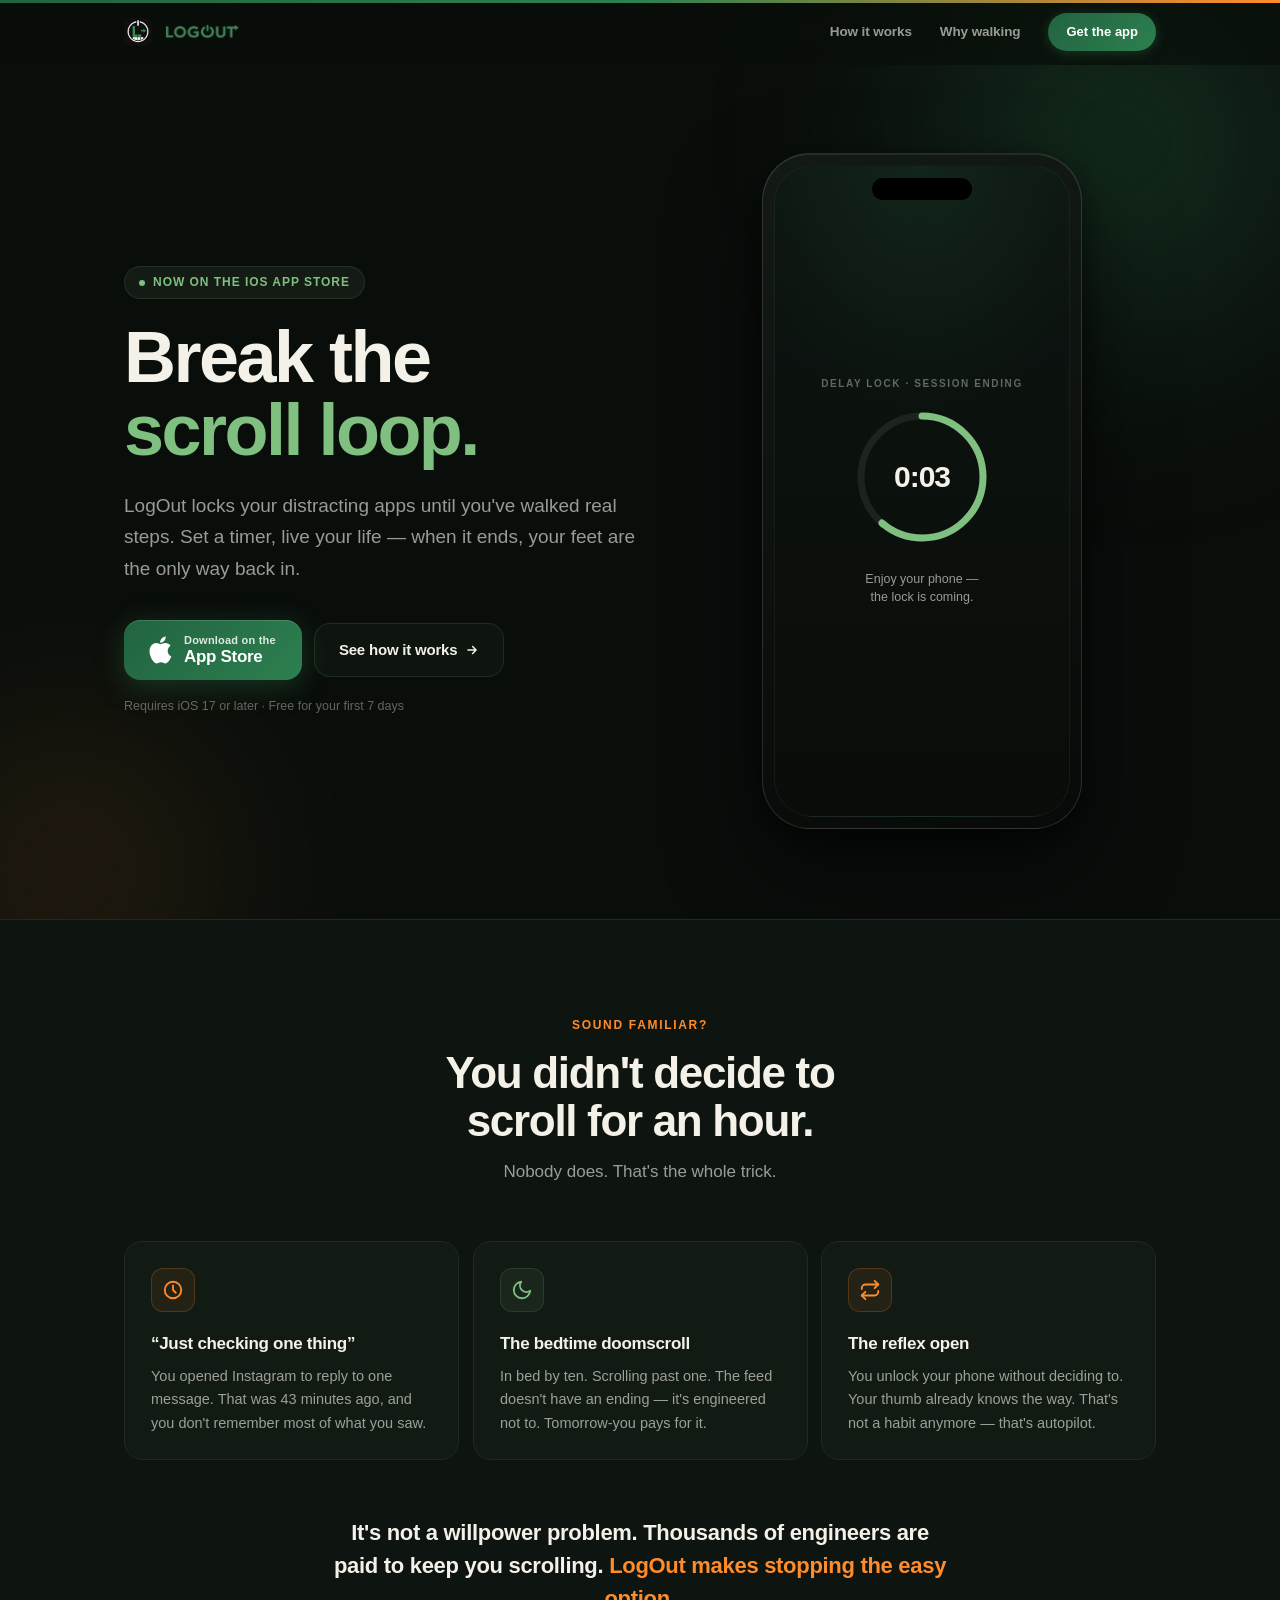
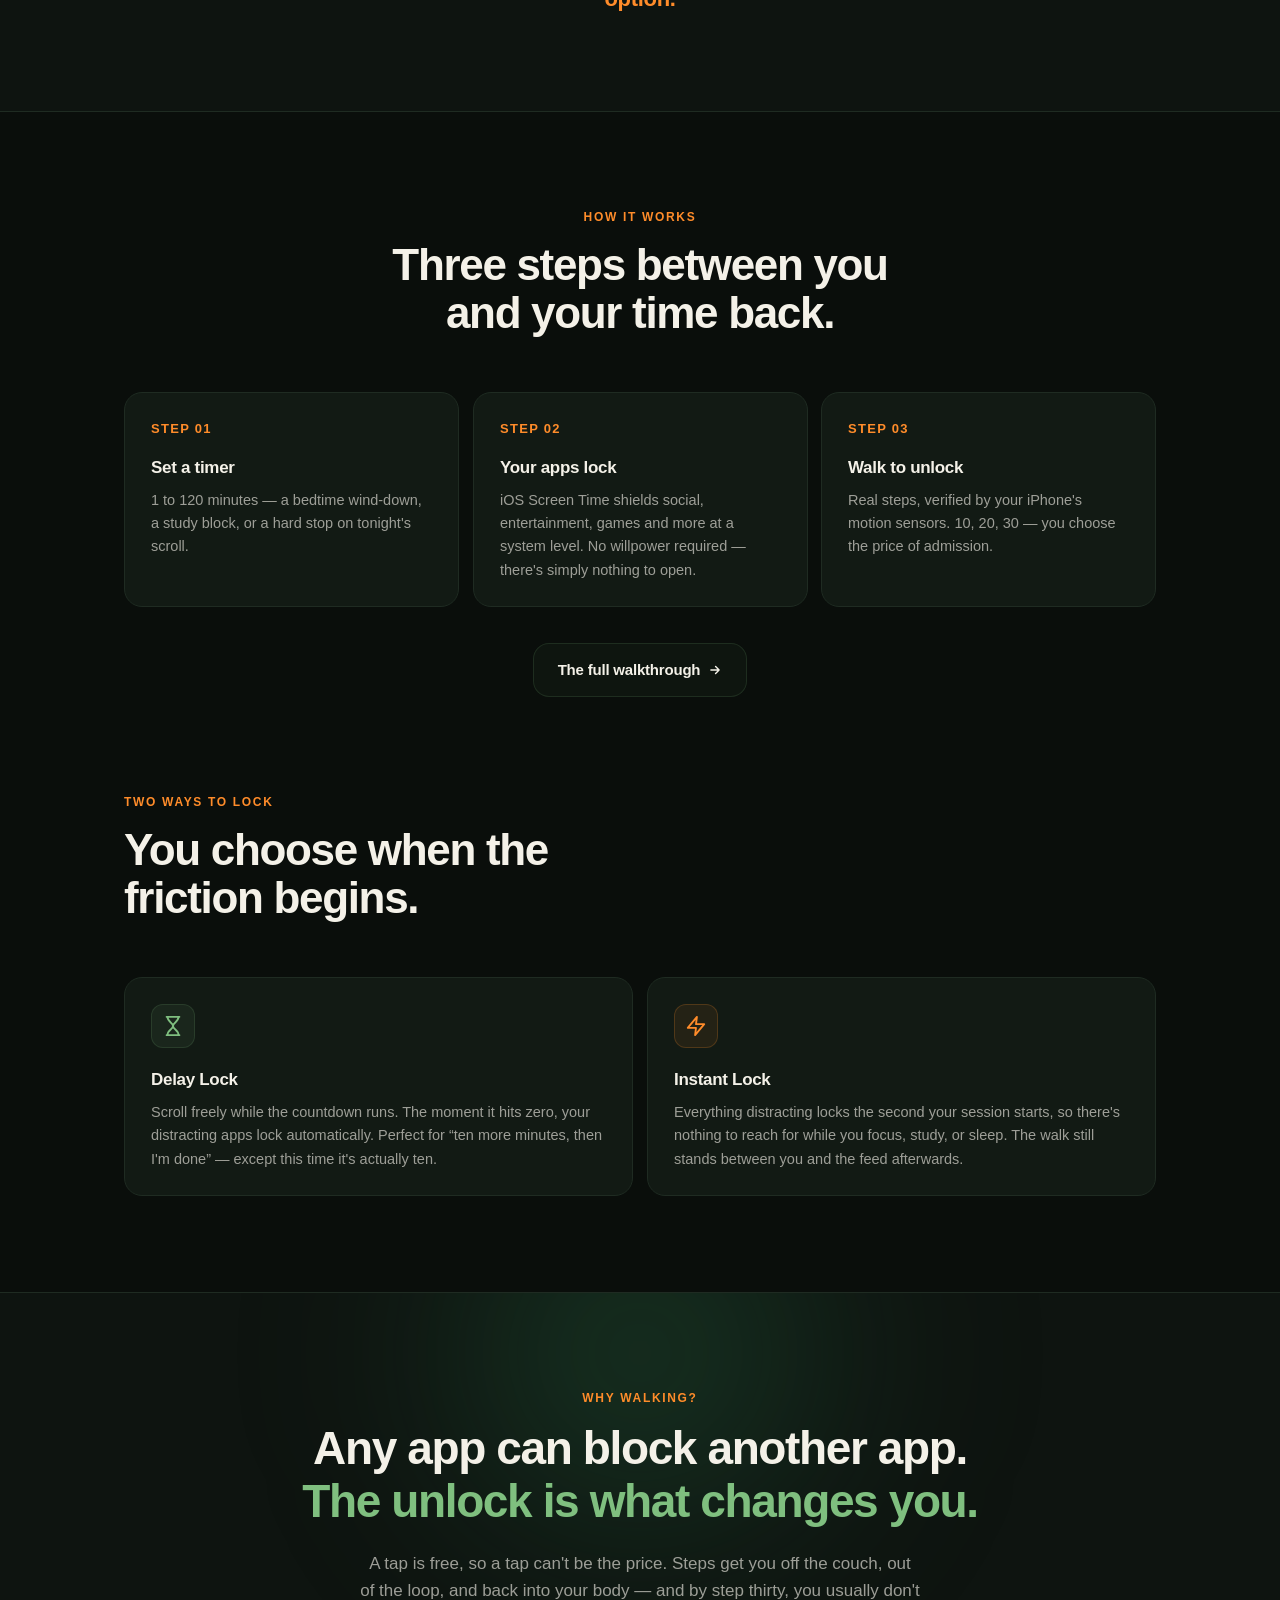
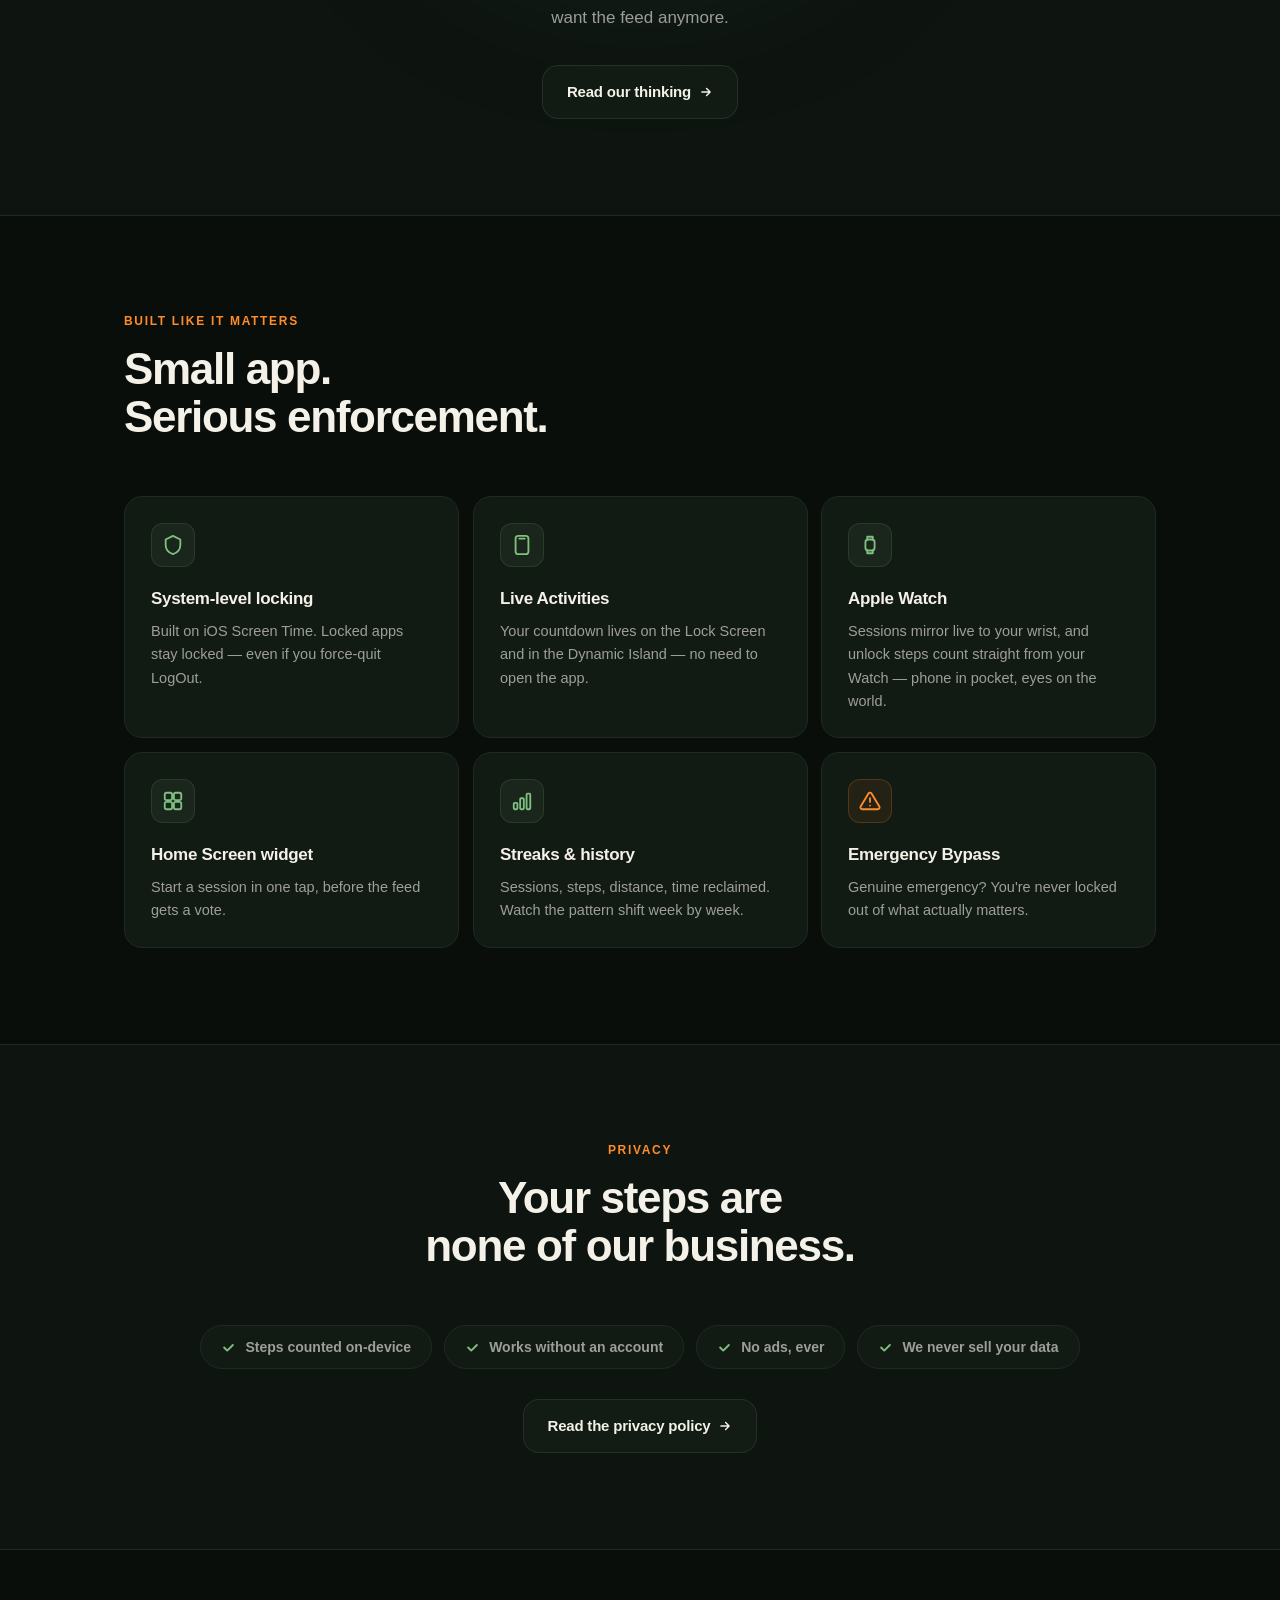
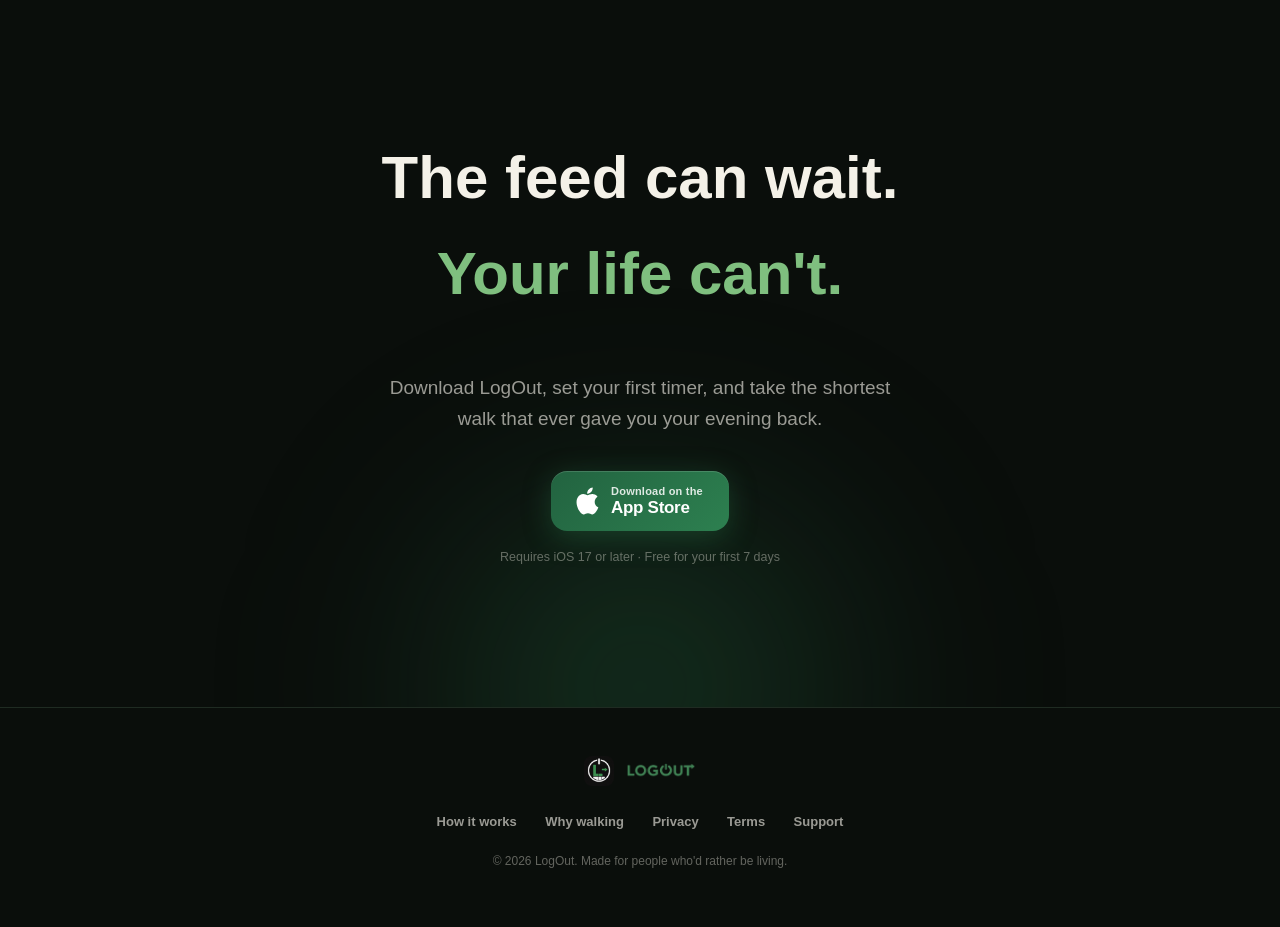
<file: index.html>
<!DOCTYPE html>
<html lang="en">
<head>
  <title>LogOut &mdash; Stop Doomscrolling. Walk to Unlock Your Apps.</title>
  <meta charset="UTF-8">
  <meta name="viewport" content="width=device-width, initial-scale=1">
  <meta name="description" content="LogOut is the iPhone screen-time blocker for doomscrolling and phone addiction. Set a timer, your distracting apps lock via iOS Screen Time, and walking real steps is the only way back in.">
  <meta name="theme-color" content="#0a0e0b">
  <link rel="canonical" href="https://logoutapp.net/">

  <!-- Smart App Banner — Safari on iOS shows a native "open in App Store" banner. -->
  <meta name="apple-itunes-app" content="app-id=6766398365">

  <!-- Social sharing -->
  <meta property="og:type" content="website">
  <meta property="og:title" content="LogOut — Break the scroll loop.">
  <meta property="og:description" content="The iPhone app that locks distracting apps until you walk. A small interruption that changes the pattern.">
  <meta property="og:url" content="https://logoutapp.net/">
  <meta property="og:image" content="https://logoutapp.net/assets/logo.png">
  <meta name="twitter:card" content="summary">

  <link rel="icon" type="image/png" href="assets/logo.png">
  <link rel="apple-touch-icon" href="assets/logo.png">
  <link rel="stylesheet" href="assets/site.css">
  <noscript><style>.reveal { opacity: 1; transform: none; }</style></noscript>

  <!-- Structured data for Google & AI search engines. -->
  <script type="application/ld+json">
  {
    "@context": "https://schema.org",
    "@type": "MobileApplication",
    "name": "LogOut",
    "alternateName": "LogOut – Screen Time Blocker",
    "url": "https://logoutapp.net/",
    "installUrl": "https://apps.apple.com/us/app/logout-screen-time-blocker/id6766398365",
    "image": "https://logoutapp.net/assets/logo.png",
    "operatingSystem": "iOS 17.0 or later",
    "applicationCategory": "LifestyleApplication",
    "description": "LogOut helps you stop doomscrolling and reduce phone addiction. Set a timer and your distracting apps lock via iOS Screen Time — social media, entertainment, games and more. The only way to unlock them is to walk real, sensor-verified steps. Includes Delay Lock and Instant Lock modes, Live Activities, Apple Watch mirroring, streaks and session history.",
    "author": { "@type": "Organization", "name": "LogOut", "url": "https://logoutapp.net/" },
    "keywords": "doomscrolling, phone addiction, screen time blocker, app blocker, digital detox, focus, stop scrolling"
  }
  </script>

  <style>
    /* ---------- Hero ---------- */
    .hero {
      position: relative;
      padding: 150px 0 90px;
      overflow: hidden;
    }
    .hero .wrap {
      display: grid;
      grid-template-columns: 1.05fr 0.95fr;
      gap: 48px;
      align-items: center;
      position: relative;
      z-index: 1;
    }
    .hero-copy { max-width: 540px; }
    .hero-actions { display: flex; flex-wrap: wrap; gap: 12px; align-items: center; }

    @media (max-width: 900px) {
      .hero { padding-top: 120px; }
      .hero .wrap { grid-template-columns: 1fr; gap: 64px; text-align: center; }
      .hero-copy { margin: 0 auto; }
      .hero .lede { margin-left: auto; margin-right: auto; }
      .hero-actions { justify-content: center; }
      .phone-stage { margin: 0 auto; }
    }

    /* ---------- Phone mockup ---------- */
    .phone-stage {
      position: relative;
      width: min(320px, 78vw);
      justify-self: center;
    }
    .phone {
      position: relative;
      z-index: 1;
      aspect-ratio: 9 / 19;
      border-radius: 48px;
      border: 1px solid rgba(244, 241, 232, 0.14);
      padding: 11px;
      background: linear-gradient(160deg, #131a15, #070a08);
      box-shadow:
        0 40px 90px rgba(0, 0, 0, 0.6),
        0 8px 26px rgba(0, 0, 0, 0.45),
        inset 0 1px 0 rgba(244, 241, 232, 0.08);
      animation: phone-float 7s ease-in-out infinite;
    }
    @keyframes phone-float {
      0%, 100% { transform: translateY(0); }
      50%      { transform: translateY(-10px); }
    }
    .screen {
      position: relative;
      width: 100%; height: 100%;
      border-radius: 38px;
      overflow: hidden;
      background:
        radial-gradient(120% 70% at 50% 0%, rgba(45, 128, 80, 0.16), transparent 55%),
        linear-gradient(180deg, #0d1410, #090d0a);
      border: 1px solid rgba(244, 241, 232, 0.05);
    }
    .island {
      position: absolute;
      top: 12px; left: 50%;
      transform: translateX(-50%);
      width: 34%; height: 22px;
      border-radius: 999px;
      background: #000;
      z-index: 5;
    }

    /* demo phases stack on top of each other, JS fades between them */
    .demo-phase {
      position: absolute;
      inset: 0;
      display: flex;
      flex-direction: column;
      align-items: center;
      justify-content: center;
      gap: 6px;
      padding: 30px 22px;
      text-align: center;
      opacity: 0;
      transform: scale(0.96);
      transition: opacity 480ms var(--ease-out), transform 480ms var(--ease-out);
      pointer-events: none;
    }
    .demo[data-phase="timer"]   .ph-timer,
    .demo[data-phase="locked"]  .ph-locked,
    .demo[data-phase="walking"] .ph-walking,
    .demo[data-phase="done"]    .ph-done {
      opacity: 1;
      transform: scale(1);
    }
    .demo-kicker {
      font-size: 10px;
      font-weight: 800;
      letter-spacing: 0.16em;
      text-transform: uppercase;
      color: var(--faint);
      margin-bottom: 10px;
    }
    .demo-title { font-size: 20px; font-weight: 800; letter-spacing: -0.4px; margin: 0; }
    .demo-sub { font-size: 12.5px; color: var(--muted); margin: 4px 0 0; line-height: 1.45; }

    .ring-wrap { position: relative; width: 138px; height: 138px; margin-bottom: 14px; }
    .ring-wrap svg { transform: rotate(-90deg); }
    .ring-track { stroke: rgba(244, 241, 232, 0.08); }
    .ring-fill  { stroke: var(--green-lite); stroke-linecap: round; }
    .ring-time {
      position: absolute; inset: 0;
      display: flex; align-items: center; justify-content: center;
      font-size: 30px; font-weight: 800; letter-spacing: -1px;
      font-variant-numeric: tabular-nums;
    }

    .shield-badge {
      width: 84px; height: 84px;
      border-radius: 26px;
      display: flex; align-items: center; justify-content: center;
      background: rgba(255, 140, 42, 0.09);
      border: 1px solid rgba(255, 140, 42, 0.28);
      margin-bottom: 16px;
      box-shadow: 0 10px 30px rgba(255, 140, 42, 0.12);
    }
    .demo-pill {
      margin-top: 16px;
      font-size: 12px;
      font-weight: 700;
      color: #fff;
      padding: 9px 18px;
      border-radius: 999px;
      background: linear-gradient(135deg, var(--green-deep), var(--green));
    }

    .steps-count {
      font-size: 54px; font-weight: 800; letter-spacing: -2px;
      line-height: 1; font-variant-numeric: tabular-nums;
      color: var(--green-lite);
    }
    .steps-label { font-size: 12px; color: var(--muted); margin-top: 2px; }
    .steps-bar {
      width: 72%; height: 6px;
      border-radius: 999px;
      background: rgba(244, 241, 232, 0.08);
      margin-top: 18px;
      overflow: hidden;
    }
    .steps-bar i {
      display: block; height: 100%; width: 0%;
      border-radius: 999px;
      background: linear-gradient(90deg, var(--green), var(--green-lite));
    }
    .walker {
      width: 44px; margin-bottom: 10px;
      animation: walker-bob 700ms ease-in-out infinite alternate;
    }
    @keyframes walker-bob {
      from { transform: translateY(0) rotate(-2deg); }
      to   { transform: translateY(-6px) rotate(2deg); }
    }

    .done-badge {
      width: 84px; height: 84px;
      border-radius: 50%;
      display: flex; align-items: center; justify-content: center;
      background: rgba(127, 191, 127, 0.1);
      border: 1px solid rgba(127, 191, 127, 0.35);
      margin-bottom: 16px;
      box-shadow: 0 10px 34px rgba(45, 128, 80, 0.3);
    }

    /* ---------- Scenario cards ---------- */
    .scenarios { background: var(--bg-raise); border-top: 1px solid var(--line); border-bottom: 1px solid var(--line); }
    .bridge {
      max-width: 620px;
      margin: 56px auto 0;
      text-align: center;
      font-size: clamp(18px, 2.4vw, 22px);
      font-weight: 600;
      letter-spacing: -0.3px;
      line-height: 1.5;
      color: var(--ink);
    }
    .bridge .accent-warm { font-weight: 800; }

    /* ---------- Steps strip ---------- */
    .step-num {
      font-size: 13px;
      font-weight: 800;
      letter-spacing: 0.1em;
      color: var(--orange);
      margin-bottom: 14px;
    }
    .steps-link { margin-top: 36px; text-align: center; }

    /* ---------- Why walking band ---------- */
    .why-band {
      position: relative;
      overflow: hidden;
      background: var(--bg-raise);
      border-top: 1px solid var(--line);
      border-bottom: 1px solid var(--line);
      text-align: center;
    }
    .why-band .statement {
      font-size: clamp(28px, 4.6vw, 46px);
      font-weight: 800;
      letter-spacing: -0.03em;
      line-height: 1.15;
      max-width: 760px;
      margin: 0 auto 22px;
      position: relative;
      z-index: 1;
    }
    .why-band .section-sub { margin: 0 auto 34px; position: relative; z-index: 1; }

    /* ---------- Privacy strip ---------- */
    .privacy-list { display: flex; flex-wrap: wrap; gap: 12px; justify-content: center; margin: 0 0 30px; padding: 0; list-style: none; }
    .privacy-list li {
      display: inline-flex; align-items: center; gap: 9px;
      font-size: 14px; font-weight: 600; color: var(--muted);
      background: var(--card); border: 1px solid var(--line);
      border-radius: 999px; padding: 10px 20px;
    }

    /* ---------- Final CTA ---------- */
    .final {
      position: relative;
      overflow: hidden;
      text-align: center;
      padding: 130px 0 140px;
    }
    .final .wrap { position: relative; z-index: 1; }
  </style>
</head>
<body>

<div class="top-bar"></div>

<header class="nav">
  <div class="nav-inner">
    <a class="nav-brand" href="index.html" aria-label="LogOut home">
      <img class="mark" src="assets/logo.png" alt="">
      <img class="word" src="assets/wordmark.png" alt="LogOut">
    </a>
    <a class="nav-link" href="how-it-works.html">How it works</a>
    <a class="nav-link" href="why.html">Why walking</a>
    <!-- href is wired up by assets/site.js — set APP_STORE_URL there. -->
    <a class="nav-cta" data-app-store href="#">Get the app</a>
  </div>
</header>

<!-- ============================ HERO ============================ -->
<section class="hero">
  <div class="glow green" style="width:560px;height:560px;top:-140px;right:-120px;"></div>
  <div class="glow ember" style="width:420px;height:420px;bottom:-160px;left:-140px;"></div>

  <div class="wrap">
    <div class="hero-copy">
      <span class="eyebrow reveal"><span class="dot"></span>Now on the iOS App&nbsp;Store</span>
      <h1 class="display reveal" style="--d:80ms">Break the<br><span class="accent">scroll loop.</span></h1>
      <p class="lede reveal" style="--d:160ms">
        LogOut locks your distracting apps until you've walked real steps.
        Set a timer, live your life &mdash; when it ends, your feet are the
        only way back in.
      </p>
      <div class="hero-actions reveal" style="--d:240ms">
        <!--
          APP STORE BUTTON — the href is injected by assets/site.js.
          Open that file and set APP_STORE_URL to the real link once
          the app is live. Until then it falls back to the beta mailto.
        -->
        <a class="btn-store" data-app-store href="#">
          <svg width="26" height="30" viewBox="0 0 26 30" fill="#fff" xmlns="http://www.w3.org/2000/svg" aria-hidden="true">
            <path d="M21.7 15.9c0-3.4 2.8-5 2.9-5.1-1.6-2.3-4-2.6-4.9-2.7-2.1-.2-4.1 1.2-5.1 1.2-1 0-2.7-1.2-4.4-1.2C8 8.2 5.9 9.5 4.7 11.5c-2.4 4.1-.6 10.2 1.7 13.5 1.1 1.6 2.5 3.5 4.2 3.4 1.7-.1 2.3-1.1 4.4-1.1 2 0 2.6 1.1 4.4 1.1 1.8 0 3-1.7 4.1-3.3 1.3-1.9 1.8-3.7 1.9-3.8-.1-.1-3.6-1.4-3.7-5.4zM18.3 5.8c.9-1.1 1.6-2.7 1.4-4.3-1.4.1-3 .9-4 2-.9 1-1.7 2.7-1.5 4.2 1.6.2 3.1-.8 4.1-1.9z"/>
          </svg>
          <span class="lines">
            <span class="small">Download on the</span>
            <span class="big">App&nbsp;Store</span>
          </span>
        </a>
        <a class="btn-ghost" href="how-it-works.html">See how it works
          <svg width="14" height="14" viewBox="0 0 24 24" fill="none" stroke="currentColor" stroke-width="2.5" stroke-linecap="round" stroke-linejoin="round" aria-hidden="true"><path d="M5 12h14M13 6l6 6-6 6"/></svg>
        </a>
      </div>
      <p class="cta-note reveal" style="--d:320ms">Requires iOS 17 or later &middot; Free for your first 7 days</p>
    </div>

    <!-- Animated product demo: session ends → apps lock → walk → unlocked -->
    <div class="phone-stage reveal" style="--d:200ms">
      <div class="phone">
        <div class="screen demo" id="demo" data-phase="timer" aria-hidden="true">
          <div class="island"></div>

          <div class="demo-phase ph-timer">
            <div class="demo-kicker">Delay Lock &middot; session ending</div>
            <div class="ring-wrap">
              <svg width="138" height="138" viewBox="0 0 138 138">
                <circle class="ring-track" cx="69" cy="69" r="61" fill="none" stroke-width="7"/>
                <circle class="ring-fill" id="ring" cx="69" cy="69" r="61" fill="none" stroke-width="7"/>
              </svg>
              <div class="ring-time" id="ringTime">0:05</div>
            </div>
            <p class="demo-sub">Enjoy your phone &mdash;<br>the lock is coming.</p>
          </div>

          <div class="demo-phase ph-locked">
            <div class="shield-badge">
              <svg width="38" height="38" viewBox="0 0 24 24" fill="none" stroke="#ff8c2a" stroke-width="2" stroke-linecap="round" stroke-linejoin="round">
                <rect x="4" y="11" width="16" height="10" rx="2.4"/>
                <path d="M8 11V7a4 4 0 0 1 8 0v4"/>
              </svg>
            </div>
            <h3 class="demo-title">Time's up.</h3>
            <p class="demo-sub">Social, games &amp; entertainment<br>are now locked.</p>
            <div class="demo-pill">Walk 30 steps to unlock</div>
          </div>

          <div class="demo-phase ph-walking">
            <img class="walker" src="assets/walk.png" alt="">
            <div class="steps-count" id="stepCount">0</div>
            <div class="steps-label">of 30 steps</div>
            <div class="steps-bar"><i id="stepBar"></i></div>
          </div>

          <div class="demo-phase ph-done">
            <div class="done-badge">
              <svg width="36" height="36" viewBox="0 0 24 24" fill="none" stroke="#7fbf7f" stroke-width="3" stroke-linecap="round" stroke-linejoin="round">
                <polyline points="5 12 10 17 19 8"/>
              </svg>
            </div>
            <h3 class="demo-title">Unlocked.</h3>
            <p class="demo-sub">Nice walk. Your apps are back &mdash;<br>on your terms this time.</p>
          </div>

        </div>
      </div>
    </div>
  </div>
</section>

<!-- ======================= SOUND FAMILIAR ======================= -->
<section class="scenarios">
  <div class="wrap">
    <div class="section-head center reveal">
      <p class="section-kicker">Sound familiar?</p>
      <h2 class="section-title">You didn't decide to<br>scroll for an hour.</h2>
      <p class="section-sub">Nobody does. That's the whole trick.</p>
    </div>

    <div class="grid-3">
      <div class="card reveal">
        <div class="icon-chip warm">
          <svg width="22" height="22" viewBox="0 0 24 24" fill="none" stroke="#ff8c2a" stroke-width="2" stroke-linecap="round" stroke-linejoin="round"><circle cx="12" cy="12" r="9"/><path d="M12 7v5l3 3"/></svg>
        </div>
        <h3>&ldquo;Just checking one thing&rdquo;</h3>
        <p>You opened Instagram to reply to one message. That was 43 minutes ago, and you don't remember most of what you saw.</p>
      </div>
      <div class="card reveal" style="--d:100ms">
        <div class="icon-chip">
          <svg width="22" height="22" viewBox="0 0 24 24" fill="none" stroke="#7fbf7f" stroke-width="2" stroke-linecap="round" stroke-linejoin="round"><path d="M21 12.8A9 9 0 1 1 11.2 3 7 7 0 0 0 21 12.8z"/></svg>
        </div>
        <h3>The bedtime doomscroll</h3>
        <p>In bed by ten. Scrolling past one. The feed doesn't have an ending &mdash; it's engineered not to. Tomorrow-you pays for it.</p>
      </div>
      <div class="card reveal" style="--d:200ms">
        <div class="icon-chip warm">
          <svg width="22" height="22" viewBox="0 0 24 24" fill="none" stroke="#ff8c2a" stroke-width="2" stroke-linecap="round" stroke-linejoin="round"><path d="M17 2l4 4-4 4"/><path d="M3 11v-1a4 4 0 0 1 4-4h14"/><path d="M7 22l-4-4 4-4"/><path d="M21 13v1a4 4 0 0 1-4 4H3"/></svg>
        </div>
        <h3>The reflex open</h3>
        <p>You unlock your phone without deciding to. Your thumb already knows the way. That's not a habit anymore &mdash; that's autopilot.</p>
      </div>
    </div>

    <p class="bridge reveal">
      It's not a willpower problem. Thousands of engineers are paid to keep you
      scrolling. <span class="accent-warm">LogOut makes stopping the easy option.</span>
    </p>
  </div>
</section>

<!-- ========================= HOW IT WORKS ========================= -->
<section>
  <div class="wrap">
    <div class="section-head center reveal">
      <p class="section-kicker">How it works</p>
      <h2 class="section-title">Three steps between you<br>and your time back.</h2>
    </div>

    <div class="grid-3">
      <div class="card reveal">
        <div class="step-num">STEP 01</div>
        <h3>Set a timer</h3>
        <p>1 to 120 minutes &mdash; a bedtime wind-down, a study block, or a hard stop on tonight's scroll.</p>
      </div>
      <div class="card reveal" style="--d:100ms">
        <div class="step-num">STEP 02</div>
        <h3>Your apps lock</h3>
        <p>iOS Screen Time shields social, entertainment, games and more at a system level. No willpower required &mdash; there's simply nothing to open.</p>
      </div>
      <div class="card reveal" style="--d:200ms">
        <div class="step-num">STEP 03</div>
        <h3>Walk to unlock</h3>
        <p>Real steps, verified by your iPhone's motion sensors. 10, 20, 30 &mdash; you choose the price of admission.</p>
      </div>
    </div>

    <div class="steps-link reveal">
      <a class="btn-ghost" href="how-it-works.html">The full walkthrough
        <svg width="14" height="14" viewBox="0 0 24 24" fill="none" stroke="currentColor" stroke-width="2.5" stroke-linecap="round" stroke-linejoin="round" aria-hidden="true"><path d="M5 12h14M13 6l6 6-6 6"/></svg>
      </a>
    </div>
  </div>
</section>

<!-- ========================= LOCK MODES ========================= -->
<section style="padding-top: 0;">
  <div class="wrap">
    <div class="section-head reveal">
      <p class="section-kicker">Two ways to lock</p>
      <h2 class="section-title">You choose when the<br>friction begins.</h2>
    </div>
    <div class="grid-2">
      <div class="card reveal">
        <div class="icon-chip">
          <svg width="22" height="22" viewBox="0 0 24 24" fill="none" stroke="#7fbf7f" stroke-width="2" stroke-linecap="round" stroke-linejoin="round"><path d="M5 2h14"/><path d="M5 22h14"/><path d="M6 2c0 6 6 6 6 10s-6 4-6 10"/><path d="M18 2c0 6-6 6-6 10s6 4 6 10"/></svg>
        </div>
        <h3>Delay Lock</h3>
        <p>Scroll freely while the countdown runs. The moment it hits zero, your distracting apps lock automatically. Perfect for &ldquo;ten more minutes, then I'm done&rdquo; &mdash; except this time it's actually ten.</p>
      </div>
      <div class="card reveal" style="--d:120ms">
        <div class="icon-chip warm">
          <svg width="22" height="22" viewBox="0 0 24 24" fill="none" stroke="#ff8c2a" stroke-width="2" stroke-linecap="round" stroke-linejoin="round"><polygon points="13 2 3 14 12 14 11 22 21 10 12 10 13 2"/></svg>
        </div>
        <h3>Instant Lock</h3>
        <p>Everything distracting locks the second your session starts, so there's nothing to reach for while you focus, study, or sleep. The walk still stands between you and the feed afterwards.</p>
      </div>
    </div>
  </div>
</section>

<!-- ========================= WHY WALKING ========================= -->
<section class="why-band">
  <div class="glow green" style="width:640px;height:440px;top:-160px;left:50%;margin-left:-320px;"></div>
  <div class="wrap">
    <p class="section-kicker reveal">Why walking?</p>
    <h2 class="statement reveal" style="--d:80ms">
      Any app can block another app.<br>
      <span class="accent">The unlock is what changes you.</span>
    </h2>
    <p class="section-sub reveal" style="--d:160ms">
      A tap is free, so a tap can't be the price. Steps get you off the couch,
      out of the loop, and back into your body &mdash; and by step thirty, you
      usually don't want the feed anymore.
    </p>
    <div class="reveal" style="--d:240ms">
      <a class="btn-ghost" href="why.html">Read our thinking
        <svg width="14" height="14" viewBox="0 0 24 24" fill="none" stroke="currentColor" stroke-width="2.5" stroke-linecap="round" stroke-linejoin="round" aria-hidden="true"><path d="M5 12h14M13 6l6 6-6 6"/></svg>
      </a>
    </div>
  </div>
</section>

<!-- ========================= FEATURES ========================= -->
<section>
  <div class="wrap">
    <div class="section-head reveal">
      <p class="section-kicker">Built like it matters</p>
      <h2 class="section-title">Small app.<br>Serious enforcement.</h2>
    </div>
    <div class="grid-3">
      <div class="card reveal">
        <div class="icon-chip">
          <svg width="22" height="22" viewBox="0 0 24 24" fill="none" stroke="#7fbf7f" stroke-width="2" stroke-linecap="round" stroke-linejoin="round"><path d="M12 2l8 4v6c0 5-3.5 8.5-8 10-4.5-1.5-8-5-8-10V6l8-4z"/></svg>
        </div>
        <h3>System-level locking</h3>
        <p>Built on iOS Screen Time. Locked apps stay locked &mdash; even if you force-quit LogOut.</p>
      </div>
      <div class="card reveal" style="--d:80ms">
        <div class="icon-chip">
          <svg width="22" height="22" viewBox="0 0 24 24" fill="none" stroke="#7fbf7f" stroke-width="2" stroke-linecap="round" stroke-linejoin="round"><rect x="5" y="2" width="14" height="20" rx="3"/><path d="M9 5h6"/></svg>
        </div>
        <h3>Live Activities</h3>
        <p>Your countdown lives on the Lock Screen and in the Dynamic Island &mdash; no need to open the app.</p>
      </div>
      <div class="card reveal" style="--d:160ms">
        <div class="icon-chip">
          <svg width="22" height="22" viewBox="0 0 24 24" fill="none" stroke="#7fbf7f" stroke-width="2" stroke-linecap="round" stroke-linejoin="round"><rect x="7" y="6" width="10" height="12" rx="3"/><path d="M9 6V3h6v3"/><path d="M9 18v3h6v-3"/></svg>
        </div>
        <h3>Apple Watch</h3>
        <p>Sessions mirror live to your wrist, and unlock steps count straight from your Watch &mdash; phone in pocket, eyes on the world.</p>
      </div>
      <div class="card reveal">
        <div class="icon-chip">
          <svg width="22" height="22" viewBox="0 0 24 24" fill="none" stroke="#7fbf7f" stroke-width="2" stroke-linecap="round" stroke-linejoin="round"><rect x="3" y="3" width="8" height="8" rx="2"/><rect x="13" y="3" width="8" height="8" rx="2"/><rect x="3" y="13" width="8" height="8" rx="2"/><rect x="13" y="13" width="8" height="8" rx="2"/></svg>
        </div>
        <h3>Home Screen widget</h3>
        <p>Start a session in one tap, before the feed gets a vote.</p>
      </div>
      <div class="card reveal" style="--d:80ms">
        <div class="icon-chip">
          <svg width="22" height="22" viewBox="0 0 24 24" fill="none" stroke="#7fbf7f" stroke-width="2" stroke-linecap="round" stroke-linejoin="round"><rect x="3" y="14" width="4" height="7" rx="1"/><rect x="10" y="9" width="4" height="12" rx="1"/><rect x="17" y="4" width="4" height="17" rx="1"/></svg>
        </div>
        <h3>Streaks &amp; history</h3>
        <p>Sessions, steps, distance, time reclaimed. Watch the pattern shift week by week.</p>
      </div>
      <div class="card reveal" style="--d:160ms">
        <div class="icon-chip warm">
          <svg width="22" height="22" viewBox="0 0 24 24" fill="none" stroke="#ff8c2a" stroke-width="2" stroke-linecap="round" stroke-linejoin="round"><path d="M10.3 3.9L1.8 18a2 2 0 0 0 1.7 3h17a2 2 0 0 0 1.7-3L13.7 3.9a2 2 0 0 0-3.4 0z"/><path d="M12 9v4"/><path d="M12 17h.01"/></svg>
        </div>
        <h3>Emergency Bypass</h3>
        <p>Genuine emergency? You're never locked out of what actually matters.</p>
      </div>
    </div>
  </div>
</section>

<!-- ========================= PRIVACY ========================= -->
<section class="scenarios" style="text-align:center;">
  <div class="wrap">
    <div class="section-head center reveal">
      <p class="section-kicker">Privacy</p>
      <h2 class="section-title">Your steps are<br>none of our business.</h2>
    </div>
    <ul class="privacy-list reveal" style="--d:80ms">
      <li>
        <svg width="15" height="15" viewBox="0 0 24 24" fill="none" stroke="#7fbf7f" stroke-width="3" stroke-linecap="round" stroke-linejoin="round"><polyline points="5 12 10 17 19 8"/></svg>
        Steps counted on-device
      </li>
      <li>
        <svg width="15" height="15" viewBox="0 0 24 24" fill="none" stroke="#7fbf7f" stroke-width="3" stroke-linecap="round" stroke-linejoin="round"><polyline points="5 12 10 17 19 8"/></svg>
        Works without an account
      </li>
      <li>
        <svg width="15" height="15" viewBox="0 0 24 24" fill="none" stroke="#7fbf7f" stroke-width="3" stroke-linecap="round" stroke-linejoin="round"><polyline points="5 12 10 17 19 8"/></svg>
        No ads, ever
      </li>
      <li>
        <svg width="15" height="15" viewBox="0 0 24 24" fill="none" stroke="#7fbf7f" stroke-width="3" stroke-linecap="round" stroke-linejoin="round"><polyline points="5 12 10 17 19 8"/></svg>
        We never sell your data
      </li>
    </ul>
    <div class="reveal" style="--d:160ms">
      <a class="btn-ghost" href="privacy.html">Read the privacy policy
        <svg width="14" height="14" viewBox="0 0 24 24" fill="none" stroke="currentColor" stroke-width="2.5" stroke-linecap="round" stroke-linejoin="round" aria-hidden="true"><path d="M5 12h14M13 6l6 6-6 6"/></svg>
      </a>
    </div>
  </div>
</section>

<!-- ========================= FINAL CTA ========================= -->
<section class="final">
  <div class="glow green" style="width:700px;height:480px;bottom:-220px;left:50%;margin-left:-350px;"></div>
  <div class="wrap">
    <h2 class="display reveal" style="font-size: clamp(36px, 6vw, 60px);">
      The feed can wait.<br><span class="accent">Your life can't.</span>
    </h2>
    <p class="lede reveal" style="--d:100ms; margin: 0 auto 36px;">
      Download LogOut, set your first timer, and take the shortest walk
      that ever gave you your evening back.
    </p>
    <div class="reveal" style="--d:200ms">
      <!-- href injected by assets/site.js (APP_STORE_URL) -->
      <a class="btn-store" data-app-store href="#">
        <svg width="26" height="30" viewBox="0 0 26 30" fill="#fff" xmlns="http://www.w3.org/2000/svg" aria-hidden="true">
          <path d="M21.7 15.9c0-3.4 2.8-5 2.9-5.1-1.6-2.3-4-2.6-4.9-2.7-2.1-.2-4.1 1.2-5.1 1.2-1 0-2.7-1.2-4.4-1.2C8 8.2 5.9 9.5 4.7 11.5c-2.4 4.1-.6 10.2 1.7 13.5 1.1 1.6 2.5 3.5 4.2 3.4 1.7-.1 2.3-1.1 4.4-1.1 2 0 2.6 1.1 4.4 1.1 1.8 0 3-1.7 4.1-3.3 1.3-1.9 1.8-3.7 1.9-3.8-.1-.1-3.6-1.4-3.7-5.4zM18.3 5.8c.9-1.1 1.6-2.7 1.4-4.3-1.4.1-3 .9-4 2-.9 1-1.7 2.7-1.5 4.2 1.6.2 3.1-.8 4.1-1.9z"/>
        </svg>
        <span class="lines">
          <span class="small">Download on the</span>
          <span class="big">App&nbsp;Store</span>
        </span>
      </a>
    </div>
    <p class="cta-note reveal" style="--d:280ms">Requires iOS 17 or later &middot; Free for your first 7 days</p>
  </div>
</section>

<footer class="site">
  <a class="foot-brand" href="index.html" aria-label="LogOut home">
    <img class="mark" src="assets/logo.png" alt="">
    <img class="word" src="assets/wordmark.png" alt="LogOut">
  </a>
  <nav>
    <a href="how-it-works.html">How it works</a>
    <a href="why.html">Why walking</a>
    <a href="privacy.html">Privacy</a>
    <a href="terms.html">Terms</a>
    <a href="mailto:support@logoutapp.net">Support</a>
  </nav>
  <p class="fine">&copy; 2026 LogOut. Made for people who'd rather be living.</p>
</footer>

<script src="assets/site.js"></script>
<script>
/* ---------- Hero phone demo timeline ----------
   Loops through four phases: timer → locked → walking → done.
   Respects prefers-reduced-motion by parking on the locked frame. */
(function () {
  const demo = document.getElementById("demo");
  if (!demo) return;

  if (window.matchMedia("(prefers-reduced-motion: reduce)").matches) {
    demo.dataset.phase = "locked";
    return;
  }

  const ring = document.getElementById("ring");
  const ringTime = document.getElementById("ringTime");
  const stepCount = document.getElementById("stepCount");
  const stepBar = document.getElementById("stepBar");

  const CIRC = 2 * Math.PI * 61;
  ring.style.strokeDasharray = CIRC;

  const PHASES = [
    { name: "timer",   dur: 5600 },
    { name: "locked",  dur: 4600 },
    { name: "walking", dur: 5600 },
    { name: "done",    dur: 3600 },
  ];
  const TOTAL = PHASES.reduce((s, p) => s + p.dur, 0);
  const easeOut = (t) => 1 - Math.pow(1 - t, 3);

  let start = null;
  function frame(now) {
    if (start === null) start = now;
    let t = (now - start) % TOTAL;

    let phase = PHASES[0];
    for (const p of PHASES) {
      if (t < p.dur) { phase = p; break; }
      t -= p.dur;
    }
    if (demo.dataset.phase !== phase.name) demo.dataset.phase = phase.name;

    const prog = t / phase.dur;
    if (phase.name === "timer") {
      const secsLeft = Math.max(0, Math.ceil(5 * (1 - prog) - 0.08));
      ringTime.textContent = "0:0" + secsLeft;
      ring.style.strokeDashoffset = CIRC * prog;
    } else if (phase.name === "walking") {
      const steps = Math.round(30 * easeOut(Math.min(1, prog * 1.12)));
      stepCount.textContent = steps;
      stepBar.style.width = (steps / 30) * 100 + "%";
    }
    requestAnimationFrame(frame);
  }
  requestAnimationFrame(frame);
})();
</script>

</body>
</html>
</file>
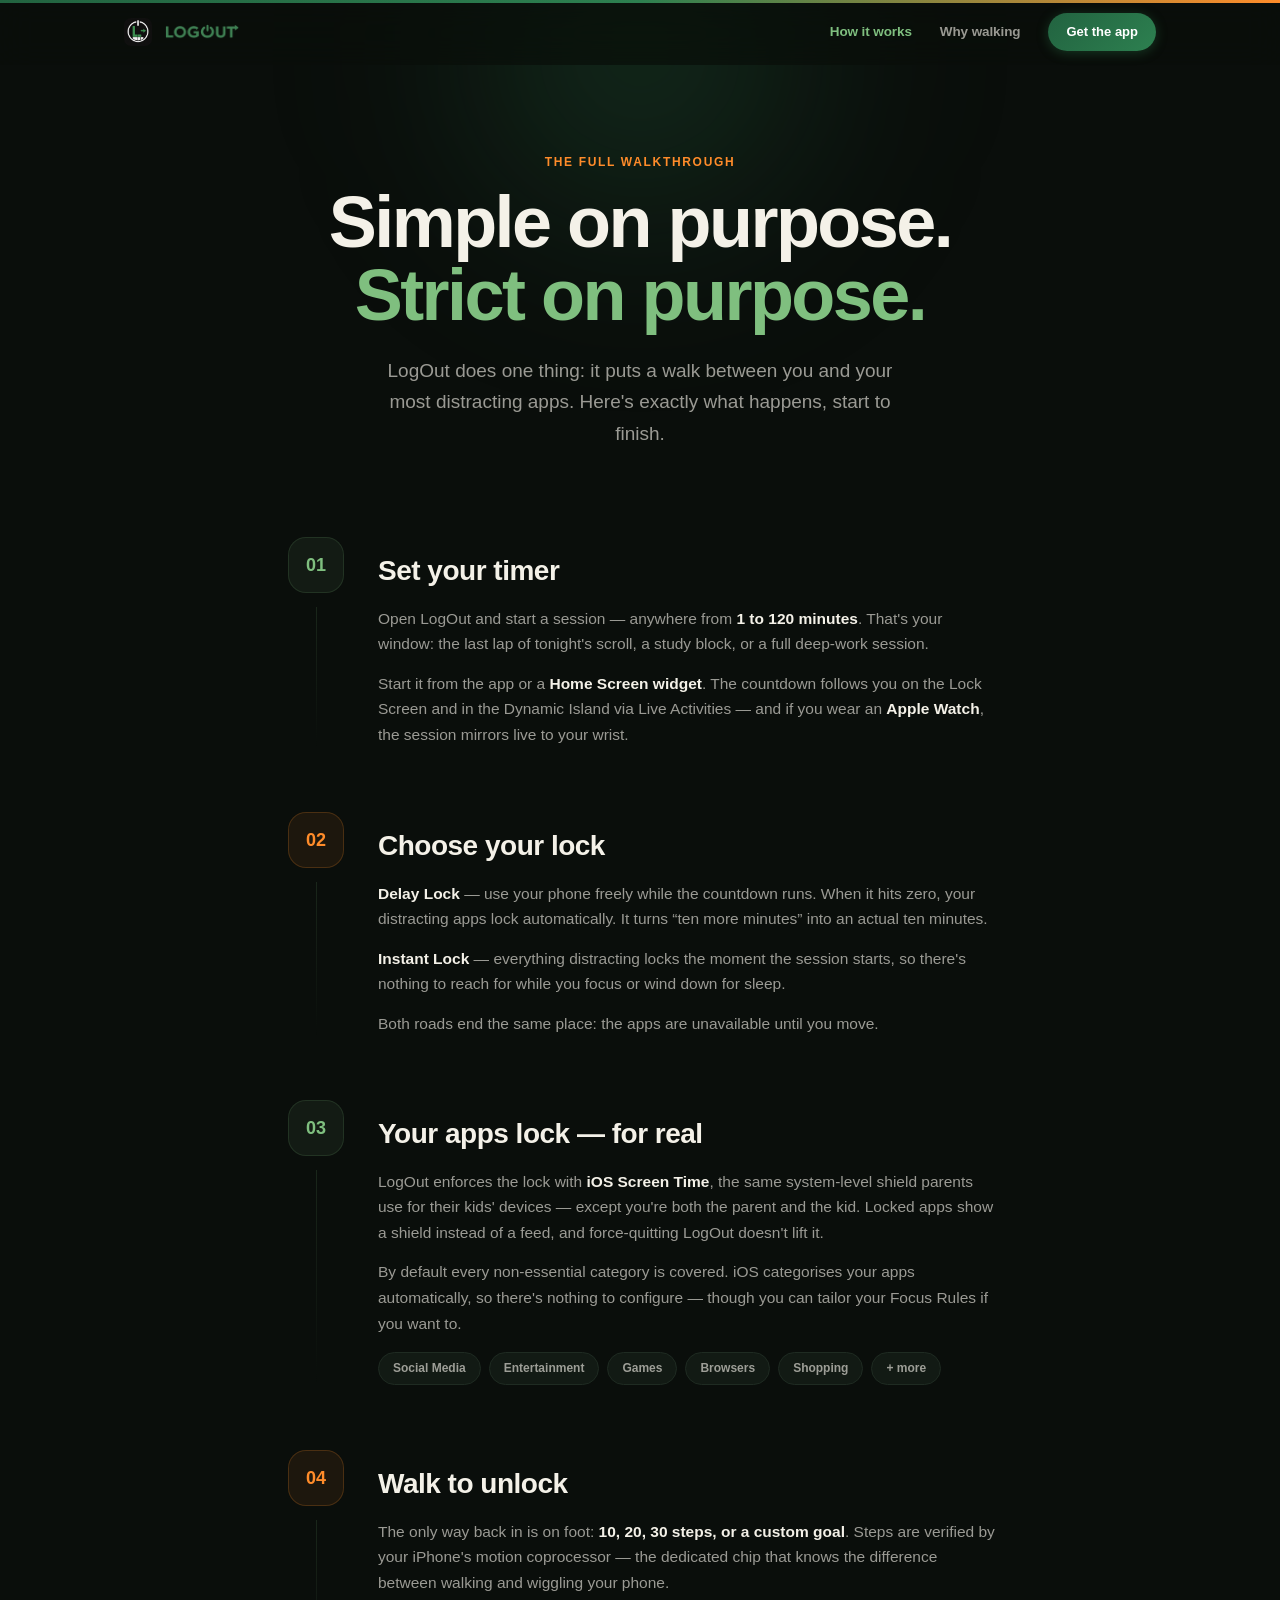
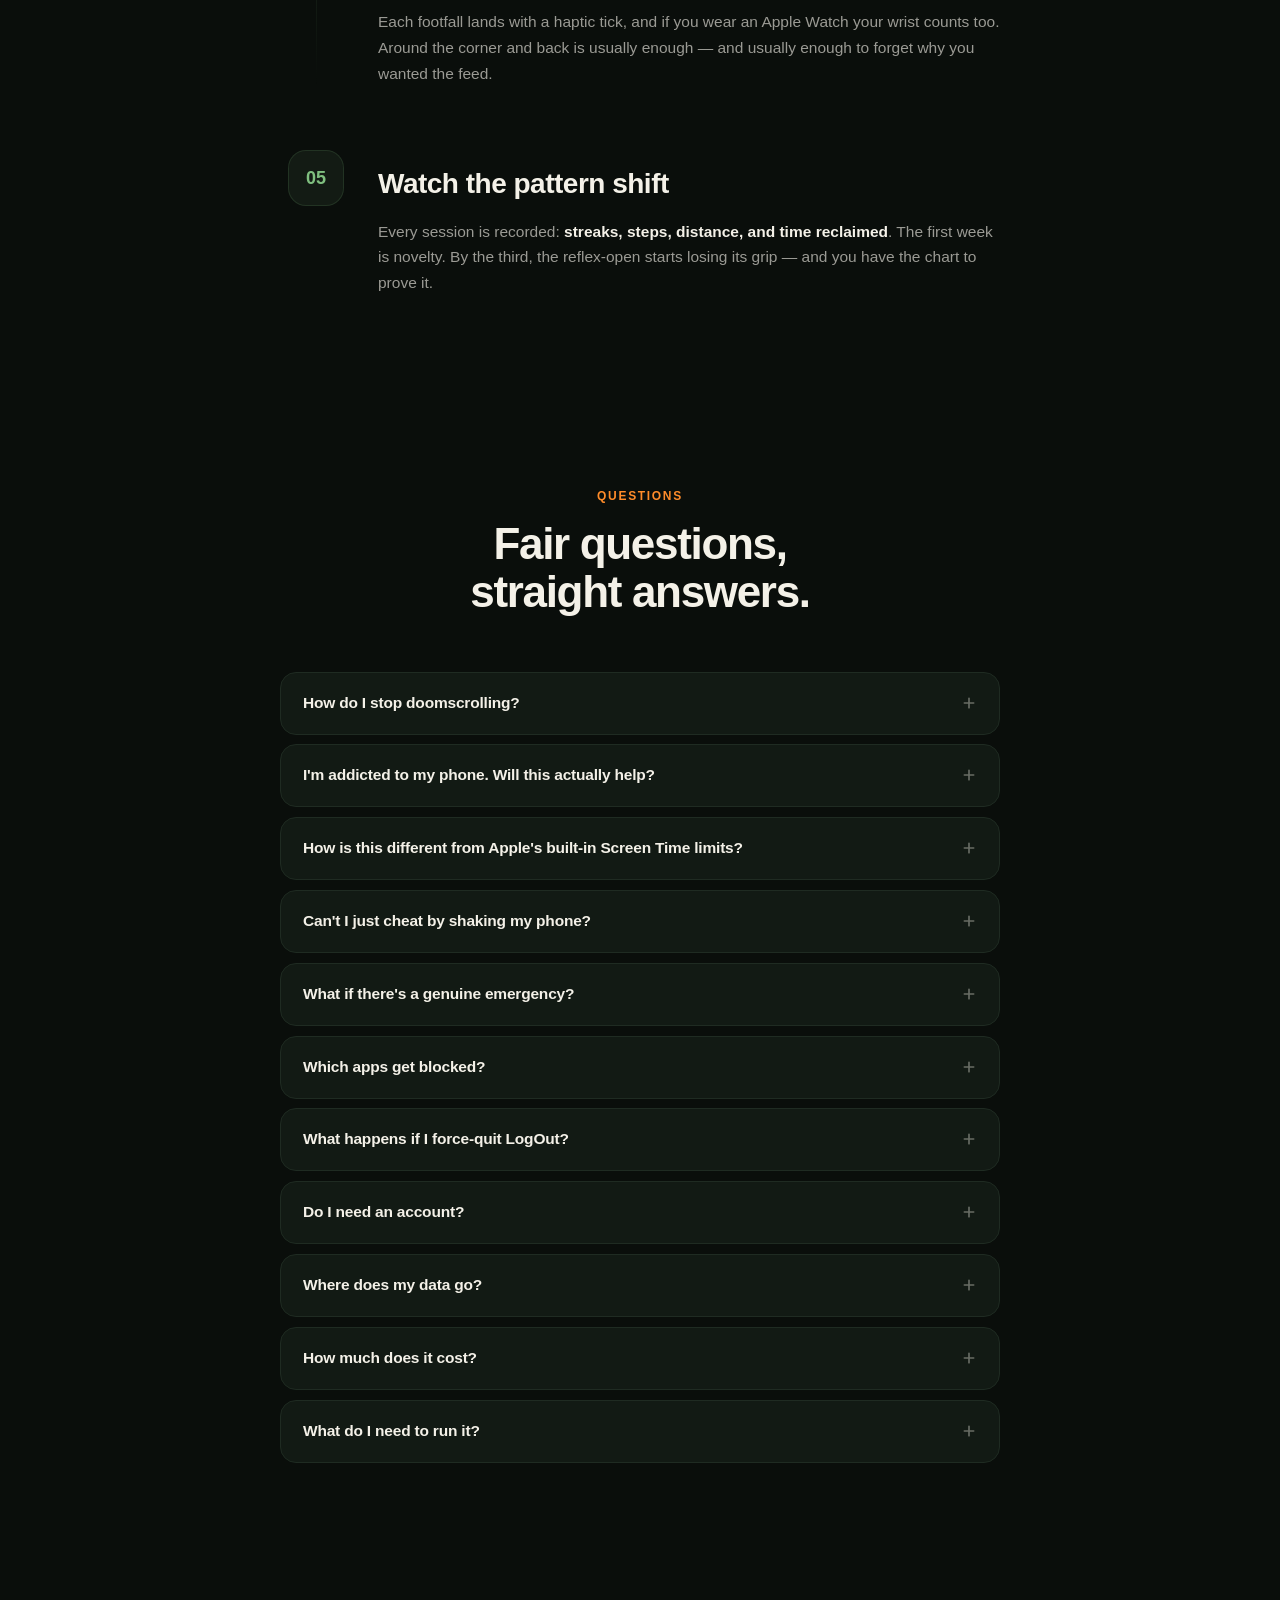
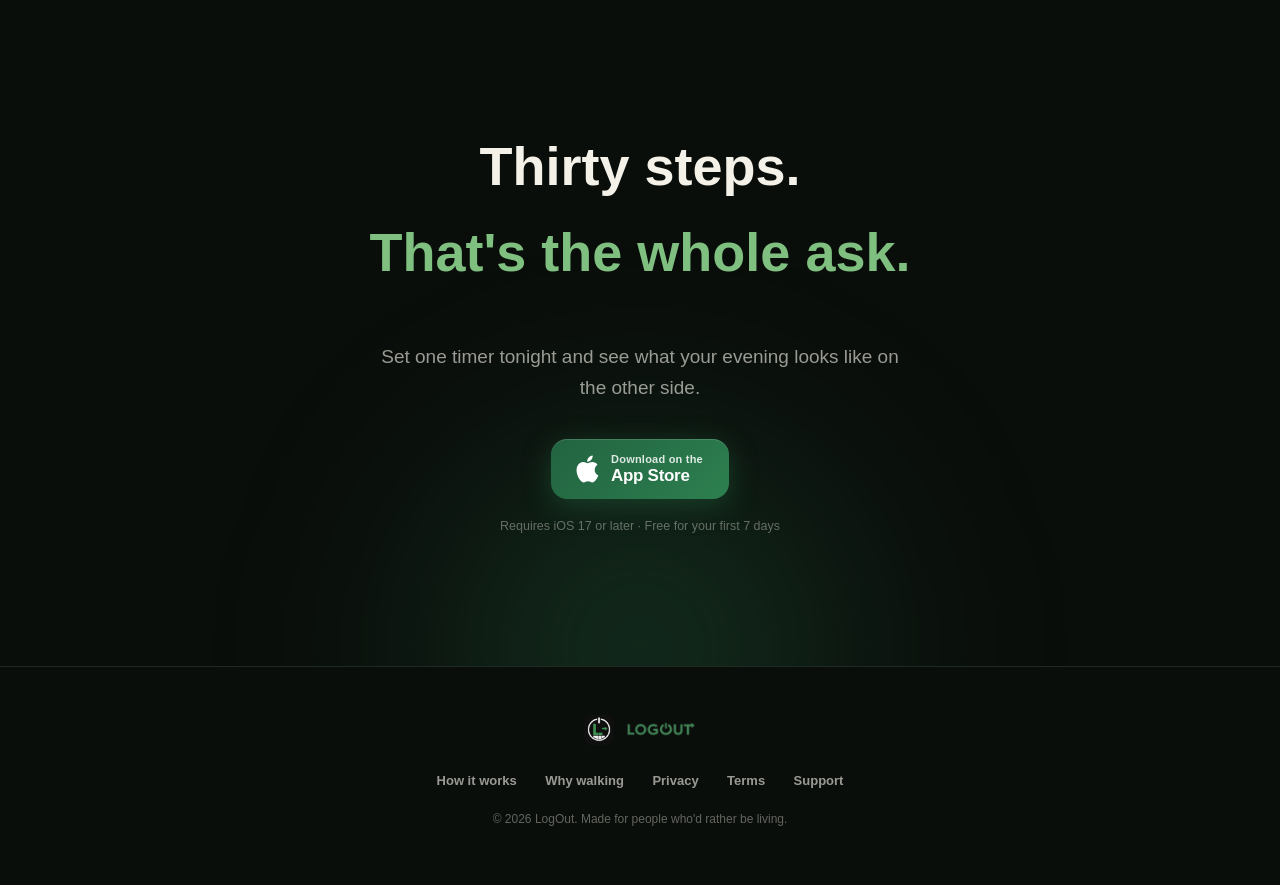
<file: how-it-works.html>
<!DOCTYPE html>
<html lang="en">
<head>
  <title>How LogOut Works &mdash; Lock Your Apps, Walk to Unlock</title>
  <meta charset="UTF-8">
  <meta name="viewport" content="width=device-width, initial-scale=1">
  <meta name="description" content="How to stop doomscrolling with LogOut: set a timer, your distracting apps lock via iOS Screen Time, and you walk real, sensor-verified steps to unlock them. Full walkthrough and FAQ.">
  <meta name="theme-color" content="#0a0e0b">
  <link rel="canonical" href="https://logoutapp.net/how-it-works.html">

  <meta property="og:type" content="website">
  <meta property="og:title" content="How LogOut works">
  <meta property="og:description" content="Set a timer. Apps lock. Walk to unlock. The full walkthrough.">
  <meta property="og:url" content="https://logoutapp.net/how-it-works.html">
  <meta property="og:image" content="https://logoutapp.net/assets/logo.png">
  <meta name="twitter:card" content="summary">

  <link rel="icon" type="image/png" href="assets/logo.png">
  <link rel="apple-touch-icon" href="assets/logo.png">
  <link rel="stylesheet" href="assets/site.css">
  <noscript><style>.reveal { opacity: 1; transform: none; }</style></noscript>

  <!-- FAQ structured data — keep in sync with the visible FAQ section below.
       This is what lets Google show rich FAQ results and lets AI search
       engines quote these answers for queries like "how do I stop
       doomscrolling". -->
  <script type="application/ld+json">
  {
    "@context": "https://schema.org",
    "@type": "FAQPage",
    "mainEntity": [
      {
        "@type": "Question",
        "name": "How do I stop doomscrolling?",
        "acceptedAnswer": { "@type": "Answer", "text": "Add friction where the autopilot lives. Willpower fails because a feed is always one free tap away — so make the tap not free. With LogOut you set a timer before you start scrolling; when it ends, your apps lock via iOS Screen Time and the only way back in is to walk real steps. The scroll session gets a hard ending, and standing up breaks the trance far more reliably than a notification you can dismiss." }
      },
      {
        "@type": "Question",
        "name": "I'm addicted to my phone. Will this actually help?",
        "acceptedAnswer": { "@type": "Answer", "text": "If your problem is compulsive checking and endless feeds, that's exactly the pattern LogOut is built to interrupt. It doesn't lecture or shame you; it makes continuing cost more than stopping, and puts a short walk between impulse and feed. Most people notice the reflex-open weakening within a couple of weeks. If your phone use is seriously affecting your mental health, an app is a tool, not a treatment — talk to a professional too." }
      },
      {
        "@type": "Question",
        "name": "How is LogOut different from Apple's built-in Screen Time limits?",
        "acceptedAnswer": { "@type": "Answer", "text": "Apple's app limits end with an 'Ignore Limit' button — one tap and you're back in the feed. LogOut uses the same system-level Screen Time enforcement but replaces the free tap with a real cost: steps verified by your iPhone's motion sensors. Same shield, an actual lock on it." }
      },
      {
        "@type": "Question",
        "name": "Can I cheat LogOut by shaking my phone?",
        "acceptedAnswer": { "@type": "Answer", "text": "The iPhone's motion coprocessor — the same dedicated hardware Apple uses for fitness tracking — verifies real walking gait, not hand-waving. You have to actually walk your step goal to unlock your apps." }
      },
      {
        "@type": "Question",
        "name": "What if there's a genuine emergency while my apps are locked?",
        "acceptedAnswer": { "@type": "Answer", "text": "Phone calls, Messages, and system apps are never blocked. For true emergencies, LogOut includes an Emergency Bypass that lifts the lock immediately." }
      },
      {
        "@type": "Question",
        "name": "Which apps does LogOut block?",
        "acceptedAnswer": { "@type": "Answer", "text": "By default, every non-essential category: Social Media, Entertainment, Games, Browsers, Shopping and more. iOS categorises your apps automatically, so it works out of the box, and you can customise your Focus Rules if you want to." }
      },
      {
        "@type": "Question",
        "name": "What happens if I force-quit LogOut?",
        "acceptedAnswer": { "@type": "Answer", "text": "Nothing changes. The lock is enforced by iOS Screen Time at the system level, backed by a background extension that keeps running whether or not the app is open." }
      },
      {
        "@type": "Question",
        "name": "Do I need an account to use LogOut?",
        "acceptedAnswer": { "@type": "Answer", "text": "No. LogOut works fully without one. An optional account syncs your session history and settings across reinstalls — that's all it's for." }
      },
      {
        "@type": "Question",
        "name": "Where does my data go?",
        "acceptedAnswer": { "@type": "Answer", "text": "Steps are counted on-device. Which apps you block never leaves your phone — Apple stores those choices as opaque tokens that even LogOut can't read. No ads, no data sales, ever." }
      },
      {
        "@type": "Question",
        "name": "How much does LogOut cost?",
        "acceptedAnswer": { "@type": "Answer", "text": "LogOut is free for your first 7 days with every feature and no paywall during onboarding. After that it's a simple subscription, cancel anytime." }
      },
      {
        "@type": "Question",
        "name": "What do I need to run LogOut?",
        "acceptedAnswer": { "@type": "Answer", "text": "An iPhone on iOS 17 or later, and a one-time Screen Time permission. Apple Watch is supported but optional." }
      }
    ]
  }
  </script>

  <!-- HowTo structured data mirroring the walkthrough below. -->
  <script type="application/ld+json">
  {
    "@context": "https://schema.org",
    "@type": "HowTo",
    "name": "How to stop doomscrolling with LogOut",
    "description": "Lock your distracting apps with a timer and unlock them by walking real steps.",
    "step": [
      { "@type": "HowToStep", "name": "Set your timer", "text": "Start a session in LogOut — anywhere from 1 to 120 minutes — from the app or a Home Screen widget." },
      { "@type": "HowToStep", "name": "Choose your lock", "text": "Delay Lock lets you use your phone until the countdown ends; Instant Lock blocks distracting apps the moment the session starts." },
      { "@type": "HowToStep", "name": "Your apps lock", "text": "iOS Screen Time shields social media, entertainment, games, browsers and shopping apps at the system level." },
      { "@type": "HowToStep", "name": "Walk to unlock", "text": "Walk your step goal — verified by the iPhone's motion coprocessor or your Apple Watch — to restore access." },
      { "@type": "HowToStep", "name": "Track your progress", "text": "Every session records streaks, steps, distance and time reclaimed." }
    ]
  }
  </script>

  <style>
    .page-hero {
      position: relative;
      overflow: hidden;
      padding: 150px 0 40px;
      text-align: center;
    }
    .page-hero .wrap { position: relative; z-index: 1; }

    /* ---------- Walkthrough timeline ---------- */
    .walkthrough { padding-top: 48px; }
    .wt-step {
      display: grid;
      grid-template-columns: 72px 1fr;
      gap: 26px;
      max-width: 720px;
      margin: 0 auto;
      position: relative;
      padding-bottom: 64px;
    }
    .wt-step:last-child { padding-bottom: 0; }
    .wt-rail {
      display: flex;
      flex-direction: column;
      align-items: center;
    }
    .wt-num {
      flex: 0 0 auto;
      width: 56px; height: 56px;
      border-radius: 18px;
      display: flex; align-items: center; justify-content: center;
      font-size: 18px; font-weight: 800;
      color: var(--green-lite);
      background: rgba(127, 191, 127, 0.08);
      border: 1px solid var(--line-soft);
    }
    .wt-step:nth-child(even) .wt-num { color: var(--orange); background: rgba(255, 140, 42, 0.08); border-color: rgba(255, 140, 42, 0.2); }
    .wt-line {
      flex: 1;
      width: 1px;
      margin-top: 14px;
      background: linear-gradient(180deg, var(--line-soft), transparent);
    }
    .wt-step:last-child .wt-line { display: none; }
    .wt-body h2 {
      font-size: clamp(22px, 3vw, 28px);
      font-weight: 800;
      letter-spacing: -0.5px;
      margin: 12px 0 12px;
    }
    .wt-body p { color: var(--muted); font-size: 15.5px; line-height: 1.65; margin: 0 0 14px; }
    .wt-body p:last-child { margin-bottom: 0; }
    .wt-body strong { color: var(--ink); }
    .wt-tags { display: flex; flex-wrap: wrap; gap: 8px; margin-top: 16px; }
    .wt-tags span {
      font-size: 12px; font-weight: 700;
      color: var(--muted);
      border: 1px solid var(--line);
      background: var(--card);
      border-radius: 999px;
      padding: 6px 14px;
    }
    @media (max-width: 560px) {
      .wt-step { grid-template-columns: 52px 1fr; gap: 18px; }
      .wt-num { width: 44px; height: 44px; border-radius: 14px; font-size: 15px; }
    }

    /* ---------- FAQ ---------- */
    .faq { max-width: 720px; margin: 0 auto; }
    .faq details {
      border: 1px solid var(--line);
      background: var(--card);
      border-radius: 16px;
      margin-bottom: 10px;
      overflow: hidden;
      transition: border-color 200ms ease;
    }
    .faq details[open] { border-color: rgba(127, 191, 127, 0.3); }
    .faq summary {
      list-style: none;
      cursor: pointer;
      display: flex;
      align-items: center;
      justify-content: space-between;
      gap: 16px;
      padding: 18px 22px;
      font-size: 15.5px;
      font-weight: 700;
      letter-spacing: -0.2px;
      user-select: none;
    }
    .faq summary::-webkit-details-marker { display: none; }
    .faq summary .chev {
      flex: 0 0 auto;
      transition: transform 260ms var(--ease-out);
      color: var(--faint);
    }
    .faq details[open] summary .chev { transform: rotate(45deg); color: var(--green-lite); }
    .faq .answer {
      padding: 0 22px 20px;
      font-size: 14.5px;
      color: var(--muted);
      line-height: 1.65;
    }
    .faq .answer p { margin: 0 0 10px; }
    .faq .answer p:last-child { margin-bottom: 0; }

    /* ---------- Final CTA ---------- */
    .final { position: relative; overflow: hidden; text-align: center; padding: 110px 0 130px; }
    .final .wrap { position: relative; z-index: 1; }
  </style>
</head>
<body>

<div class="top-bar"></div>

<header class="nav">
  <div class="nav-inner">
    <a class="nav-brand" href="index.html" aria-label="LogOut home">
      <img class="mark" src="assets/logo.png" alt="">
      <img class="word" src="assets/wordmark.png" alt="LogOut">
    </a>
    <a class="nav-link" href="how-it-works.html" aria-current="page">How it works</a>
    <a class="nav-link" href="why.html">Why walking</a>
    <!-- href injected by assets/site.js (APP_STORE_URL) -->
    <a class="nav-cta" data-app-store href="#">Get the app</a>
  </div>
</header>

<section class="page-hero">
  <div class="glow green" style="width:520px;height:420px;top:-160px;left:50%;margin-left:-260px;"></div>
  <div class="wrap">
    <p class="section-kicker reveal">The full walkthrough</p>
    <h1 class="display reveal" style="--d:80ms">Simple on purpose.<br><span class="accent">Strict on purpose.</span></h1>
    <p class="lede reveal" style="--d:160ms; margin: 0 auto;">
      LogOut does one thing: it puts a walk between you and your most
      distracting apps. Here's exactly what happens, start to finish.
    </p>
  </div>
</section>

<section class="walkthrough">
  <div class="wrap">

    <div class="wt-step reveal">
      <div class="wt-rail"><div class="wt-num">01</div><div class="wt-line"></div></div>
      <div class="wt-body">
        <h2>Set your timer</h2>
        <p>Open LogOut and start a session &mdash; anywhere from <strong>1 to 120 minutes</strong>. That's your window: the last lap of tonight's scroll, a study block, or a full deep-work session.</p>
        <p>Start it from the app or a <strong>Home Screen widget</strong>. The countdown follows you on the Lock Screen and in the Dynamic Island via Live Activities &mdash; and if you wear an <strong>Apple Watch</strong>, the session mirrors live to your wrist.</p>
      </div>
    </div>

    <div class="wt-step reveal">
      <div class="wt-rail"><div class="wt-num">02</div><div class="wt-line"></div></div>
      <div class="wt-body">
        <h2>Choose your lock</h2>
        <p><strong>Delay Lock</strong> &mdash; use your phone freely while the countdown runs. When it hits zero, your distracting apps lock automatically. It turns &ldquo;ten more minutes&rdquo; into an actual ten minutes.</p>
        <p><strong>Instant Lock</strong> &mdash; everything distracting locks the moment the session starts, so there's nothing to reach for while you focus or wind down for sleep.</p>
        <p>Both roads end the same place: the apps are unavailable until you move.</p>
      </div>
    </div>

    <div class="wt-step reveal">
      <div class="wt-rail"><div class="wt-num">03</div><div class="wt-line"></div></div>
      <div class="wt-body">
        <h2>Your apps lock &mdash; for real</h2>
        <p>LogOut enforces the lock with <strong>iOS Screen Time</strong>, the same system-level shield parents use for their kids' devices &mdash; except you're both the parent and the kid. Locked apps show a shield instead of a feed, and force-quitting LogOut doesn't lift it.</p>
        <p>By default every non-essential category is covered. iOS categorises your apps automatically, so there's nothing to configure &mdash; though you can tailor your Focus Rules if you want to.</p>
        <div class="wt-tags">
          <span>Social Media</span><span>Entertainment</span><span>Games</span><span>Browsers</span><span>Shopping</span><span>+ more</span>
        </div>
      </div>
    </div>

    <div class="wt-step reveal">
      <div class="wt-rail"><div class="wt-num">04</div><div class="wt-line"></div></div>
      <div class="wt-body">
        <h2>Walk to unlock</h2>
        <p>The only way back in is on foot: <strong>10, 20, 30 steps, or a custom goal</strong>. Steps are verified by your iPhone's motion coprocessor &mdash; the dedicated chip that knows the difference between walking and wiggling your phone.</p>
        <p>Each footfall lands with a haptic tick, and if you wear an Apple Watch your wrist counts too. Around the corner and back is usually enough &mdash; and usually enough to forget why you wanted the feed.</p>
      </div>
    </div>

    <div class="wt-step reveal">
      <div class="wt-rail"><div class="wt-num">05</div><div class="wt-line"></div></div>
      <div class="wt-body">
        <h2>Watch the pattern shift</h2>
        <p>Every session is recorded: <strong>streaks, steps, distance, and time reclaimed</strong>. The first week is novelty. By the third, the reflex-open starts losing its grip &mdash; and you have the chart to prove it.</p>
      </div>
    </div>

  </div>
</section>

<!-- ========================= FAQ ========================= -->
<section>
  <div class="wrap">
    <div class="section-head center reveal">
      <p class="section-kicker">Questions</p>
      <h2 class="section-title">Fair questions,<br>straight answers.</h2>
    </div>

    <div class="faq">
      <details class="reveal">
        <summary>How do I stop doomscrolling?
          <svg class="chev" width="16" height="16" viewBox="0 0 24 24" fill="none" stroke="currentColor" stroke-width="2.5" stroke-linecap="round"><path d="M12 5v14M5 12h14"/></svg>
        </summary>
        <div class="answer">
          <p>Add friction where the autopilot lives. Willpower fails because a feed is always one free tap away &mdash; so make the tap not free. With LogOut you set a timer before you start scrolling; when it ends, your apps lock via iOS Screen Time and the only way back in is to walk real steps. The scroll session gets a hard ending, and standing up breaks the trance far more reliably than a &ldquo;time's up&rdquo; notification you can dismiss.</p>
        </div>
      </details>

      <details class="reveal">
        <summary>I'm addicted to my phone. Will this actually help?
          <svg class="chev" width="16" height="16" viewBox="0 0 24 24" fill="none" stroke="currentColor" stroke-width="2.5" stroke-linecap="round"><path d="M12 5v14M5 12h14"/></svg>
        </summary>
        <div class="answer">
          <p>If your problem is compulsive checking and endless feeds, yes &mdash; that's exactly the pattern LogOut is built to interrupt. It doesn't lecture you or shame you with graphs; it simply makes continuing cost more than stopping, and puts a short walk between impulse and feed. Most people notice the reflex-open weakening within a couple of weeks. (If your phone use is seriously affecting your mental health, an app is a tool, not a treatment &mdash; talk to a professional too.)</p>
        </div>
      </details>

      <details class="reveal">
        <summary>How is this different from Apple's built-in Screen Time limits?
          <svg class="chev" width="16" height="16" viewBox="0 0 24 24" fill="none" stroke="currentColor" stroke-width="2.5" stroke-linecap="round"><path d="M12 5v14M5 12h14"/></svg>
        </summary>
        <div class="answer">
          <p>Apple's app limits end with an &ldquo;Ignore Limit&rdquo; button &mdash; one tap and you're back in the feed. LogOut uses the same system-level Screen Time enforcement but replaces the free tap with a real cost: steps. You can't talk your way past a pedometer. Same shield, an actual lock on it.</p>
        </div>
      </details>

      <details class="reveal">
        <summary>Can't I just cheat by shaking my phone?
          <svg class="chev" width="16" height="16" viewBox="0 0 24 24" fill="none" stroke="currentColor" stroke-width="2.5" stroke-linecap="round"><path d="M12 5v14M5 12h14"/></svg>
        </summary>
        <div class="answer">
          <p>You can try &mdash; the motion coprocessor won't be impressed. It's the same dedicated hardware Apple uses for fitness tracking, and it's built to tell real gait from hand-waving. Honestly though, if you're shaking your phone in your kitchen to get back into TikTok, that's a moment of clarity all by itself.</p>
        </div>
      </details>

      <details class="reveal">
        <summary>What if there's a genuine emergency?
          <svg class="chev" width="16" height="16" viewBox="0 0 24 24" fill="none" stroke="currentColor" stroke-width="2.5" stroke-linecap="round"><path d="M12 5v14M5 12h14"/></svg>
        </summary>
        <div class="answer">
          <p>Phone calls, Messages, and system apps are never blocked. And for true emergencies, LogOut includes an <strong>Emergency Bypass</strong> that lifts the lock immediately &mdash; it's there for real life, not for losing an argument with your step goal.</p>
        </div>
      </details>

      <details class="reveal">
        <summary>Which apps get blocked?
          <svg class="chev" width="16" height="16" viewBox="0 0 24 24" fill="none" stroke="currentColor" stroke-width="2.5" stroke-linecap="round"><path d="M12 5v14M5 12h14"/></svg>
        </summary>
        <div class="answer">
          <p>By default, every non-essential category: Social Media, Entertainment, Games, Browsers, Shopping and more. iOS categorises your apps automatically, so it works out of the box. You can customise your Focus Rules, but LogOut is deliberately opinionated &mdash; it's designed to protect you from your future self.</p>
        </div>
      </details>

      <details class="reveal">
        <summary>What happens if I force-quit LogOut?
          <svg class="chev" width="16" height="16" viewBox="0 0 24 24" fill="none" stroke="currentColor" stroke-width="2.5" stroke-linecap="round"><path d="M12 5v14M5 12h14"/></svg>
        </summary>
        <div class="answer">
          <p>Nothing changes. The lock is enforced by iOS Screen Time at the system level, backed by a background extension that keeps running whether or not the app is open. The walk is still the way out.</p>
        </div>
      </details>

      <details class="reveal">
        <summary>Do I need an account?
          <svg class="chev" width="16" height="16" viewBox="0 0 24 24" fill="none" stroke="currentColor" stroke-width="2.5" stroke-linecap="round"><path d="M12 5v14M5 12h14"/></svg>
        </summary>
        <div class="answer">
          <p>No. LogOut works fully without one. An optional account (Sign in with Apple, Google, or email) syncs your session history and settings across reinstalls &mdash; that's all it's for.</p>
        </div>
      </details>

      <details class="reveal">
        <summary>Where does my data go?
          <svg class="chev" width="16" height="16" viewBox="0 0 24 24" fill="none" stroke="currentColor" stroke-width="2.5" stroke-linecap="round"><path d="M12 5v14M5 12h14"/></svg>
        </summary>
        <div class="answer">
          <p>Steps are counted on-device. Which apps you block never leaves your phone &mdash; Apple stores those choices as opaque tokens that even we can't read. No ads, no data sales, ever. The details live in our <a href="privacy.html" style="color: var(--green-lite);">privacy policy</a>, which is written in actual English.</p>
        </div>
      </details>

      <details class="reveal">
        <summary>How much does it cost?
          <svg class="chev" width="16" height="16" viewBox="0 0 24 24" fill="none" stroke="currentColor" stroke-width="2.5" stroke-linecap="round"><path d="M12 5v14M5 12h14"/></svg>
        </summary>
        <div class="answer">
          <p>LogOut is free for your first 7 days &mdash; every feature, no paywall during onboarding. After that it's a simple subscription, cancel anytime. If a week of it doesn't change how you use your phone, it's not for you, and that's fine.</p>
        </div>
      </details>

      <details class="reveal">
        <summary>What do I need to run it?
          <svg class="chev" width="16" height="16" viewBox="0 0 24 24" fill="none" stroke="currentColor" stroke-width="2.5" stroke-linecap="round"><path d="M12 5v14M5 12h14"/></svg>
        </summary>
        <div class="answer">
          <p>An iPhone on iOS 17 or later, and a one-time Screen Time permission so LogOut can do its job. Apple Watch is supported but optional.</p>
        </div>
      </details>
    </div>
  </div>
</section>

<!-- ========================= FINAL CTA ========================= -->
<section class="final">
  <div class="glow green" style="width:700px;height:480px;bottom:-220px;left:50%;margin-left:-350px;"></div>
  <div class="wrap">
    <h2 class="display reveal" style="font-size: clamp(34px, 5.4vw, 54px);">
      Thirty steps.<br><span class="accent">That's the whole ask.</span>
    </h2>
    <p class="lede reveal" style="--d:100ms; margin: 0 auto 36px;">
      Set one timer tonight and see what your evening looks like on the other side.
    </p>
    <div class="reveal" style="--d:200ms">
      <!-- href injected by assets/site.js (APP_STORE_URL) -->
      <a class="btn-store" data-app-store href="#">
        <svg width="26" height="30" viewBox="0 0 26 30" fill="#fff" xmlns="http://www.w3.org/2000/svg" aria-hidden="true">
          <path d="M21.7 15.9c0-3.4 2.8-5 2.9-5.1-1.6-2.3-4-2.6-4.9-2.7-2.1-.2-4.1 1.2-5.1 1.2-1 0-2.7-1.2-4.4-1.2C8 8.2 5.9 9.5 4.7 11.5c-2.4 4.1-.6 10.2 1.7 13.5 1.1 1.6 2.5 3.5 4.2 3.4 1.7-.1 2.3-1.1 4.4-1.1 2 0 2.6 1.1 4.4 1.1 1.8 0 3-1.7 4.1-3.3 1.3-1.9 1.8-3.7 1.9-3.8-.1-.1-3.6-1.4-3.7-5.4zM18.3 5.8c.9-1.1 1.6-2.7 1.4-4.3-1.4.1-3 .9-4 2-.9 1-1.7 2.7-1.5 4.2 1.6.2 3.1-.8 4.1-1.9z"/>
        </svg>
        <span class="lines">
          <span class="small">Download on the</span>
          <span class="big">App&nbsp;Store</span>
        </span>
      </a>
    </div>
    <p class="cta-note reveal" style="--d:280ms">Requires iOS 17 or later &middot; Free for your first 7 days</p>
  </div>
</section>

<footer class="site">
  <a class="foot-brand" href="index.html" aria-label="LogOut home">
    <img class="mark" src="assets/logo.png" alt="">
    <img class="word" src="assets/wordmark.png" alt="LogOut">
  </a>
  <nav>
    <a href="how-it-works.html">How it works</a>
    <a href="why.html">Why walking</a>
    <a href="privacy.html">Privacy</a>
    <a href="terms.html">Terms</a>
    <a href="mailto:support@logoutapp.net">Support</a>
  </nav>
  <p class="fine">&copy; 2026 LogOut. Made for people who'd rather be living.</p>
</footer>

<script src="assets/site.js"></script>

</body>
</html>
</file>
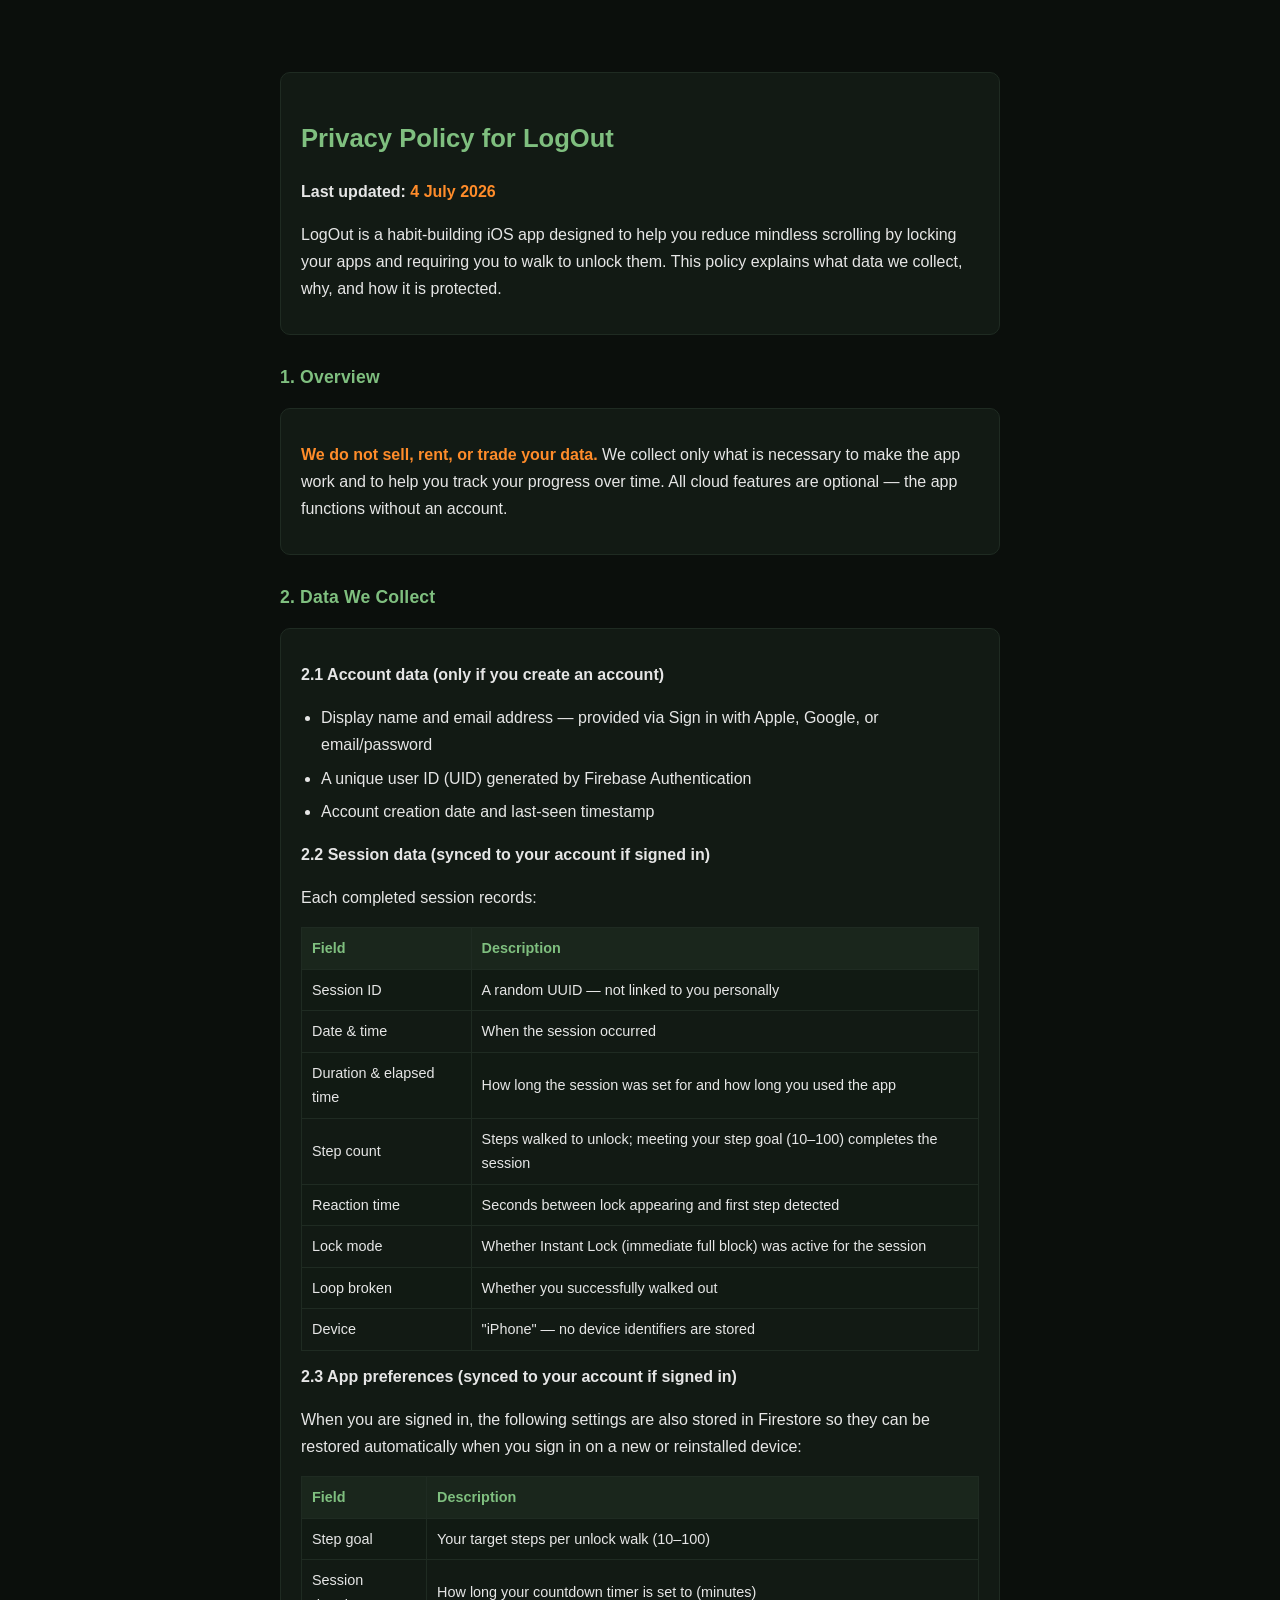
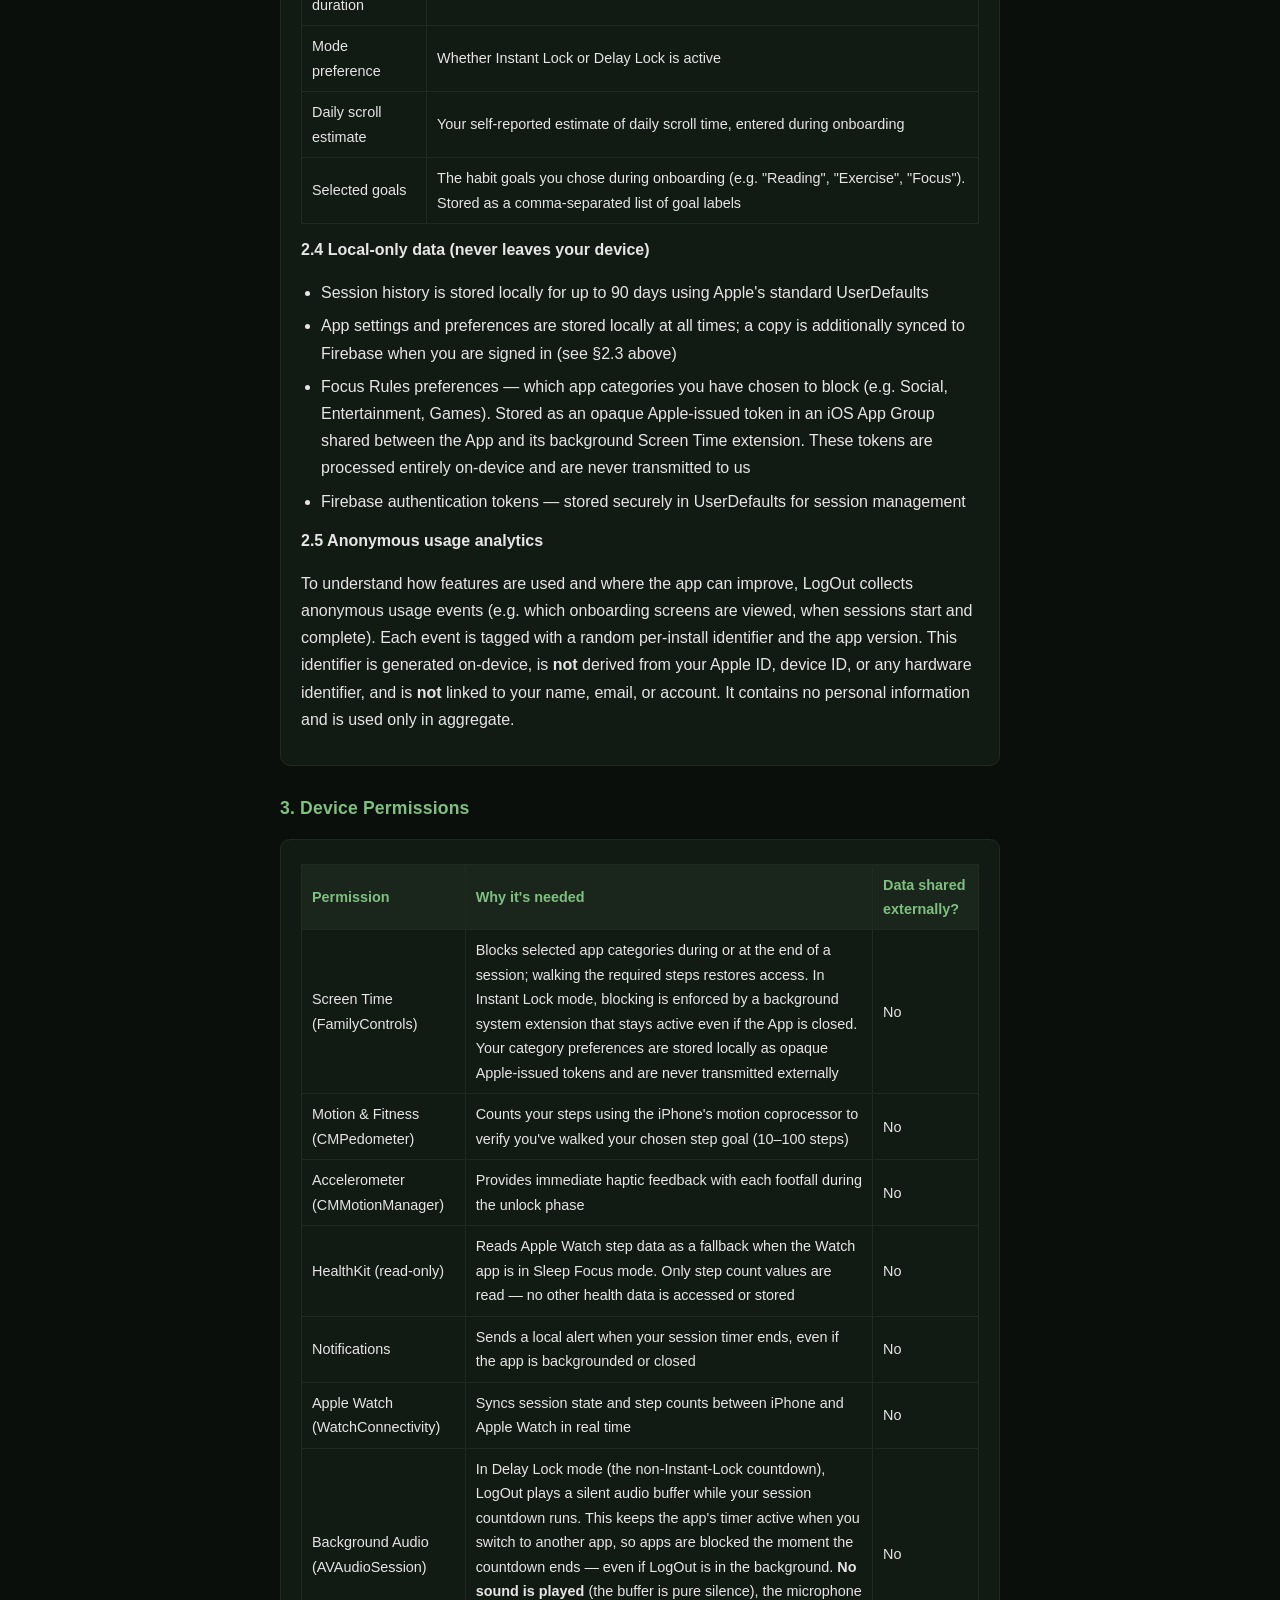
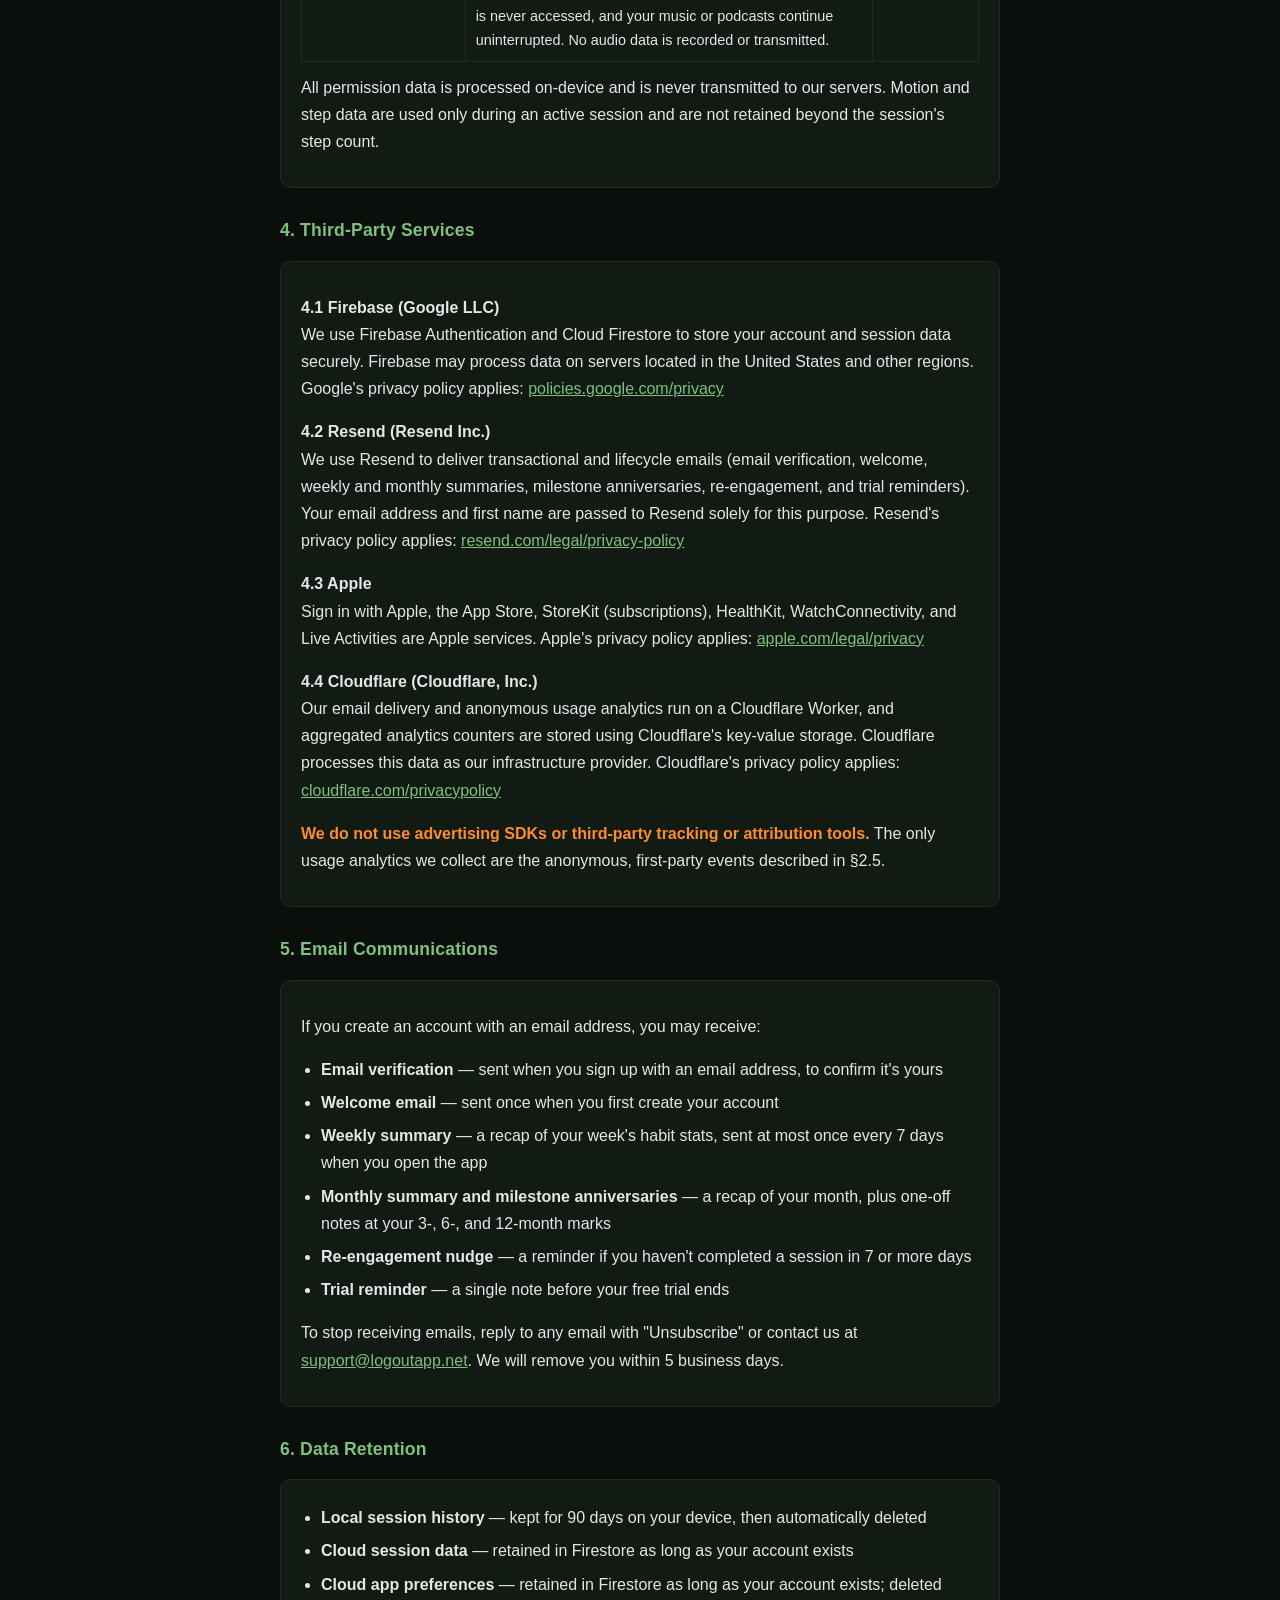
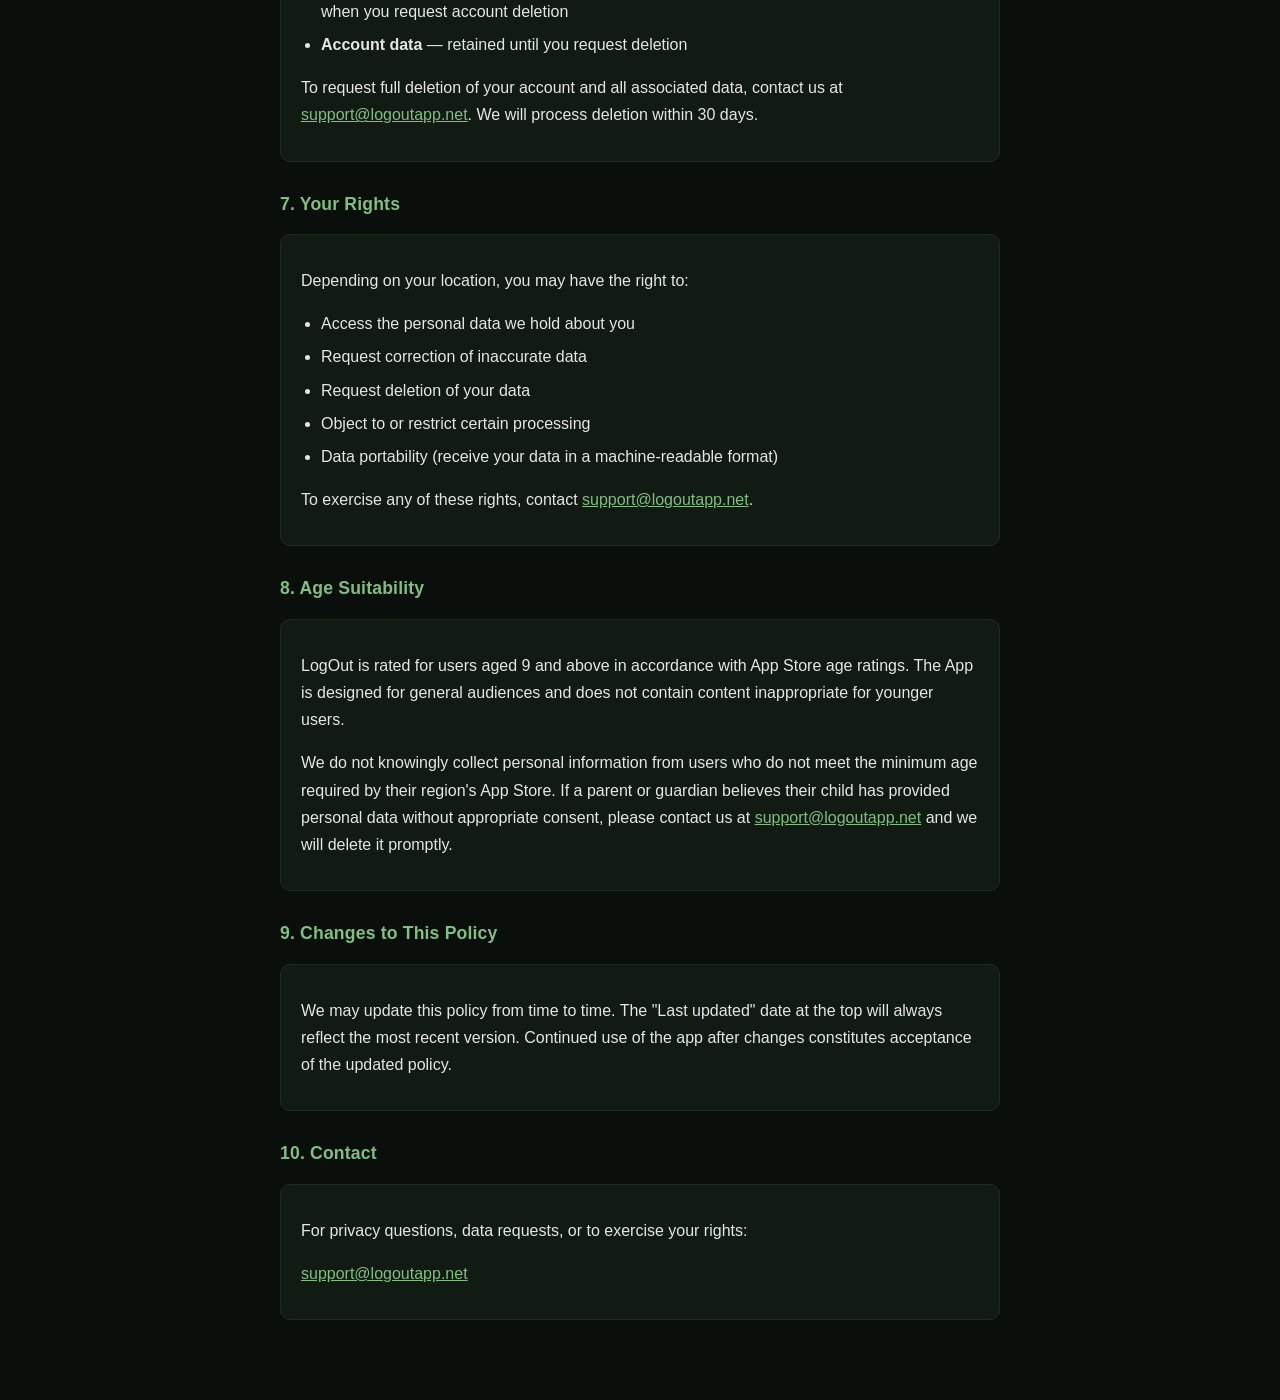
<file: privacy.html>
<!DOCTYPE html>
<html lang="en">
<head>
  <title>LogOut – Privacy Policy</title>
  <meta charset="UTF-8">
  <meta name="viewport" content="width=device-width, initial-scale=1">
  <style>
    body {
      font-family: -apple-system, BlinkMacSystemFont, 'Segoe UI', sans-serif;
      max-width: 720px;
      margin: 40px auto;
      padding: 20px;
      line-height: 1.7;
      background: #0b0f0c;
      color: #e6e6e6;
    }
    h1, h2 { color: #7fbf7f; margin-top: 28px; }
    h1 { font-size: 1.6rem; }
    h2 { font-size: 1.1rem; letter-spacing: 0.01em; }
    .box {
      background: #121a14;
      border: 1px solid #1f2b22;
      padding: 16px 20px;
      border-radius: 10px;
      margin: 12px 0 20px;
    }
    .highlight { color: #ff8c2a; font-weight: 600; }
    ul { margin: 8px 0; padding-left: 20px; }
    li { margin-bottom: 6px; }
    a { color: #7fbf7f; }
    table { width: 100%; border-collapse: collapse; margin-top: 8px; }
    th, td { text-align: left; padding: 8px 10px; border: 1px solid #1f2b22; font-size: 0.9rem; }
    th { background: #1a261c; color: #7fbf7f; }
    tr:nth-child(even) td { background: #111a13; }
  </style>
</head>
<body>

<div class="box">
  <h1>Privacy Policy for LogOut</h1>
  <p><strong>Last updated:</strong> <span class="highlight">4 July 2026</span></p>
  <p>LogOut is a habit-building iOS app designed to help you reduce mindless scrolling by locking your apps and requiring you to walk to unlock them. This policy explains what data we collect, why, and how it is protected.</p>
</div>

<h2>1. Overview</h2>
<div class="box">
  <p><span class="highlight">We do not sell, rent, or trade your data.</span> We collect only what is necessary to make the app work and to help you track your progress over time. All cloud features are optional — the app functions without an account.</p>
</div>

<h2>2. Data We Collect</h2>
<div class="box">
  <p><strong>2.1 Account data (only if you create an account)</strong></p>
  <ul>
    <li>Display name and email address — provided via Sign in with Apple, Google, or email/password</li>
    <li>A unique user ID (UID) generated by Firebase Authentication</li>
    <li>Account creation date and last-seen timestamp</li>
  </ul>
  <p><strong>2.2 Session data (synced to your account if signed in)</strong></p>
  <p>Each completed session records:</p>
  <table>
    <tr><th>Field</th><th>Description</th></tr>
    <tr><td>Session ID</td><td>A random UUID — not linked to you personally</td></tr>
    <tr><td>Date &amp; time</td><td>When the session occurred</td></tr>
    <tr><td>Duration &amp; elapsed time</td><td>How long the session was set for and how long you used the app</td></tr>
    <tr><td>Step count</td><td>Steps walked to unlock; meeting your step goal (10–100) completes the session</td></tr>
    <tr><td>Reaction time</td><td>Seconds between lock appearing and first step detected</td></tr>
    <tr><td>Lock mode</td><td>Whether Instant Lock (immediate full block) was active for the session</td></tr>
    <tr><td>Loop broken</td><td>Whether you successfully walked out</td></tr>
    <tr><td>Device</td><td>"iPhone" — no device identifiers are stored</td></tr>
  </table>
  <p style="margin-top:12px;"><strong>2.3 App preferences (synced to your account if signed in)</strong></p>
  <p>When you are signed in, the following settings are also stored in Firestore so they can be restored automatically when you sign in on a new or reinstalled device:</p>
  <table>
    <tr><th>Field</th><th>Description</th></tr>
    <tr><td>Step goal</td><td>Your target steps per unlock walk (10–100)</td></tr>
    <tr><td>Session duration</td><td>How long your countdown timer is set to (minutes)</td></tr>
    <tr><td>Mode preference</td><td>Whether Instant Lock or Delay Lock is active</td></tr>
    <tr><td>Daily scroll estimate</td><td>Your self-reported estimate of daily scroll time, entered during onboarding</td></tr>
    <tr><td>Selected goals</td><td>The habit goals you chose during onboarding (e.g. "Reading", "Exercise", "Focus"). Stored as a comma-separated list of goal labels</td></tr>
  </table>
  <p style="margin-top:12px;"><strong>2.4 Local-only data (never leaves your device)</strong></p>
  <ul>
    <li>Session history is stored locally for up to 90 days using Apple's standard UserDefaults</li>
    <li>App settings and preferences are stored locally at all times; a copy is additionally synced to Firebase when you are signed in (see §2.3 above)</li>
    <li>Focus Rules preferences — which app categories you have chosen to block (e.g. Social, Entertainment, Games). Stored as an opaque Apple-issued token in an iOS App Group shared between the App and its background Screen Time extension. These tokens are processed entirely on-device and are never transmitted to us</li>
    <li>Firebase authentication tokens — stored securely in UserDefaults for session management</li>
  </ul>
  <p style="margin-top:12px;"><strong>2.5 Anonymous usage analytics</strong></p>
  <p>To understand how features are used and where the app can improve, LogOut collects anonymous usage events (e.g. which onboarding screens are viewed, when sessions start and complete). Each event is tagged with a random per-install identifier and the app version. This identifier is generated on-device, is <strong>not</strong> derived from your Apple ID, device ID, or any hardware identifier, and is <strong>not</strong> linked to your name, email, or account. It contains no personal information and is used only in aggregate.</p>
</div>

<h2>3. Device Permissions</h2>
<div class="box">
  <table>
    <tr><th>Permission</th><th>Why it's needed</th><th>Data shared externally?</th></tr>
    <tr>
      <td>Screen Time (FamilyControls)</td>
      <td>Blocks selected app categories during or at the end of a session; walking the required steps restores access. In Instant Lock mode, blocking is enforced by a background system extension that stays active even if the App is closed. Your category preferences are stored locally as opaque Apple-issued tokens and are never transmitted externally</td>
      <td>No</td>
    </tr>
    <tr>
      <td>Motion &amp; Fitness (CMPedometer)</td>
      <td>Counts your steps using the iPhone's motion coprocessor to verify you've walked your chosen step goal (10–100 steps)</td>
      <td>No</td>
    </tr>
    <tr>
      <td>Accelerometer (CMMotionManager)</td>
      <td>Provides immediate haptic feedback with each footfall during the unlock phase</td>
      <td>No</td>
    </tr>
    <tr>
      <td>HealthKit (read-only)</td>
      <td>Reads Apple Watch step data as a fallback when the Watch app is in Sleep Focus mode. Only step count values are read — no other health data is accessed or stored</td>
      <td>No</td>
    </tr>
    <tr>
      <td>Notifications</td>
      <td>Sends a local alert when your session timer ends, even if the app is backgrounded or closed</td>
      <td>No</td>
    </tr>
    <tr>
      <td>Apple Watch (WatchConnectivity)</td>
      <td>Syncs session state and step counts between iPhone and Apple Watch in real time</td>
      <td>No</td>
    </tr>
    <tr>
      <td>Background Audio (AVAudioSession)</td>
      <td>In Delay Lock mode (the non-Instant-Lock countdown), LogOut plays a silent audio buffer while your session countdown runs. This keeps the app's timer active when you switch to another app, so apps are blocked the moment the countdown ends — even if LogOut is in the background. <strong>No sound is played</strong> (the buffer is pure silence), the microphone is never accessed, and your music or podcasts continue uninterrupted. No audio data is recorded or transmitted.</td>
      <td>No</td>
    </tr>
  </table>
  <p style="margin-top:12px;">All permission data is processed on-device and is never transmitted to our servers. Motion and step data are used only during an active session and are not retained beyond the session's step count.</p>
</div>

<h2>4. Third-Party Services</h2>
<div class="box">
  <p><strong>4.1 Firebase (Google LLC)</strong><br>
  We use Firebase Authentication and Cloud Firestore to store your account and session data securely. Firebase may process data on servers located in the United States and other regions. Google's privacy policy applies: <a href="https://policies.google.com/privacy">policies.google.com/privacy</a></p>

  <p><strong>4.2 Resend (Resend Inc.)</strong><br>
  We use Resend to deliver transactional and lifecycle emails (email verification, welcome, weekly and monthly summaries, milestone anniversaries, re-engagement, and trial reminders). Your email address and first name are passed to Resend solely for this purpose. Resend's privacy policy applies: <a href="https://resend.com/legal/privacy-policy">resend.com/legal/privacy-policy</a></p>

  <p><strong>4.3 Apple</strong><br>
  Sign in with Apple, the App Store, StoreKit (subscriptions), HealthKit, WatchConnectivity, and Live Activities are Apple services. Apple's privacy policy applies: <a href="https://www.apple.com/legal/privacy">apple.com/legal/privacy</a></p>

  <p><strong>4.4 Cloudflare (Cloudflare, Inc.)</strong><br>
  Our email delivery and anonymous usage analytics run on a Cloudflare Worker, and aggregated analytics counters are stored using Cloudflare's key-value storage. Cloudflare processes this data as our infrastructure provider. Cloudflare's privacy policy applies: <a href="https://www.cloudflare.com/privacypolicy/">cloudflare.com/privacypolicy</a></p>

  <p><span class="highlight">We do not use advertising SDKs or third-party tracking or attribution tools.</span> The only usage analytics we collect are the anonymous, first-party events described in §2.5.</p>
</div>

<h2>5. Email Communications</h2>
<div class="box">
  <p>If you create an account with an email address, you may receive:</p>
  <ul>
    <li><strong>Email verification</strong> — sent when you sign up with an email address, to confirm it's yours</li>
    <li><strong>Welcome email</strong> — sent once when you first create your account</li>
    <li><strong>Weekly summary</strong> — a recap of your week's habit stats, sent at most once every 7 days when you open the app</li>
    <li><strong>Monthly summary and milestone anniversaries</strong> — a recap of your month, plus one-off notes at your 3-, 6-, and 12-month marks</li>
    <li><strong>Re-engagement nudge</strong> — a reminder if you haven't completed a session in 7 or more days</li>
    <li><strong>Trial reminder</strong> — a single note before your free trial ends</li>
  </ul>
  <p>To stop receiving emails, reply to any email with "Unsubscribe" or contact us at <a href="mailto:support@logoutapp.net">support@logoutapp.net</a>. We will remove you within 5 business days.</p>
</div>

<h2>6. Data Retention</h2>
<div class="box">
  <ul>
    <li><strong>Local session history</strong> — kept for 90 days on your device, then automatically deleted</li>
    <li><strong>Cloud session data</strong> — retained in Firestore as long as your account exists</li>
    <li><strong>Cloud app preferences</strong> — retained in Firestore as long as your account exists; deleted when you request account deletion</li>
    <li><strong>Account data</strong> — retained until you request deletion</li>
  </ul>
  <p>To request full deletion of your account and all associated data, contact us at <a href="mailto:support@logoutapp.net">support@logoutapp.net</a>. We will process deletion within 30 days.</p>
</div>

<h2>7. Your Rights</h2>
<div class="box">
  <p>Depending on your location, you may have the right to:</p>
  <ul>
    <li>Access the personal data we hold about you</li>
    <li>Request correction of inaccurate data</li>
    <li>Request deletion of your data</li>
    <li>Object to or restrict certain processing</li>
    <li>Data portability (receive your data in a machine-readable format)</li>
  </ul>
  <p>To exercise any of these rights, contact <a href="mailto:support@logoutapp.net">support@logoutapp.net</a>.</p>
</div>

<h2>8. Age Suitability</h2>
<div class="box">
  <p>LogOut is rated for users aged 9 and above in accordance with App Store age ratings. The App is designed for general audiences and does not contain content inappropriate for younger users.</p>
  <p>We do not knowingly collect personal information from users who do not meet the minimum age required by their region's App Store. If a parent or guardian believes their child has provided personal data without appropriate consent, please contact us at <a href="mailto:support@logoutapp.net">support@logoutapp.net</a> and we will delete it promptly.</p>
</div>

<h2>9. Changes to This Policy</h2>
<div class="box">
  <p>We may update this policy from time to time. The "Last updated" date at the top will always reflect the most recent version. Continued use of the app after changes constitutes acceptance of the updated policy.</p>
</div>

<h2>10. Contact</h2>
<div class="box">
  <p>For privacy questions, data requests, or to exercise your rights:</p>
  <p><a href="mailto:support@logoutapp.net">support@logoutapp.net</a></p>
</div>

</body>
</html>
</file>
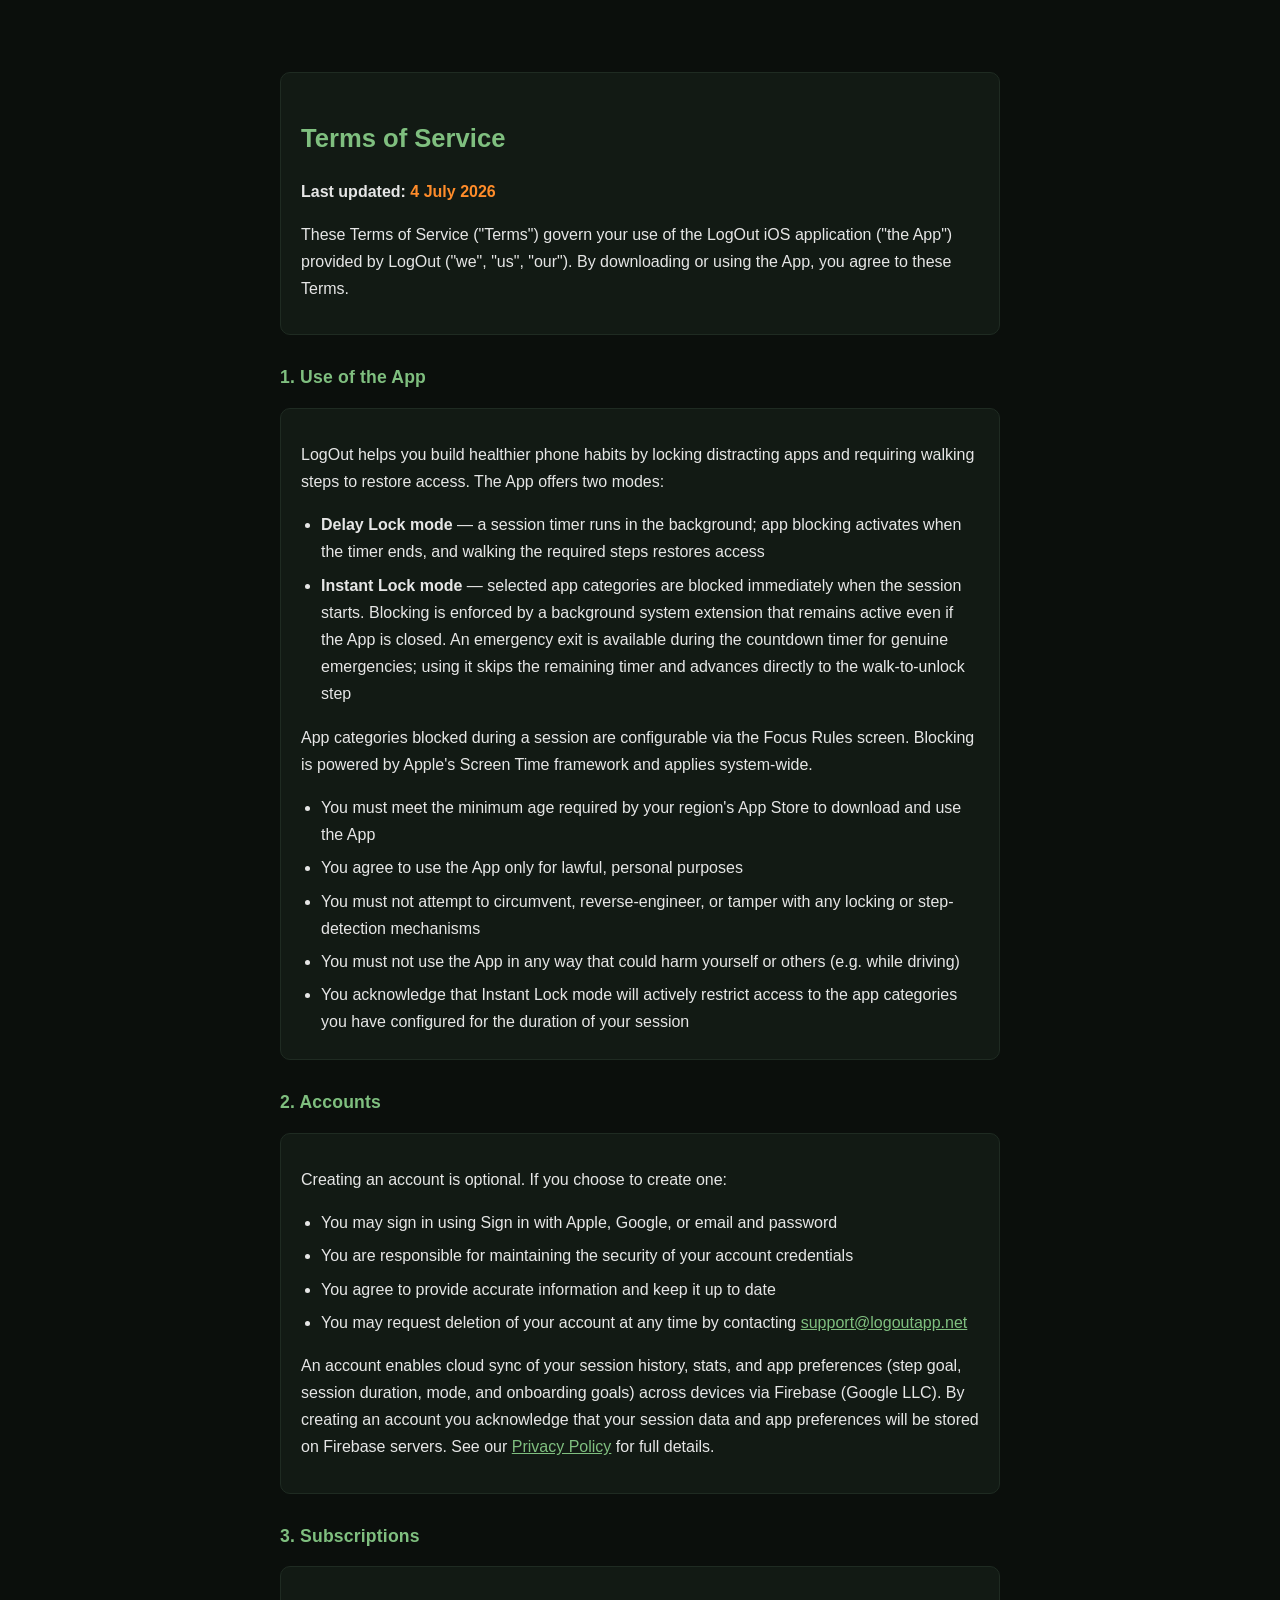
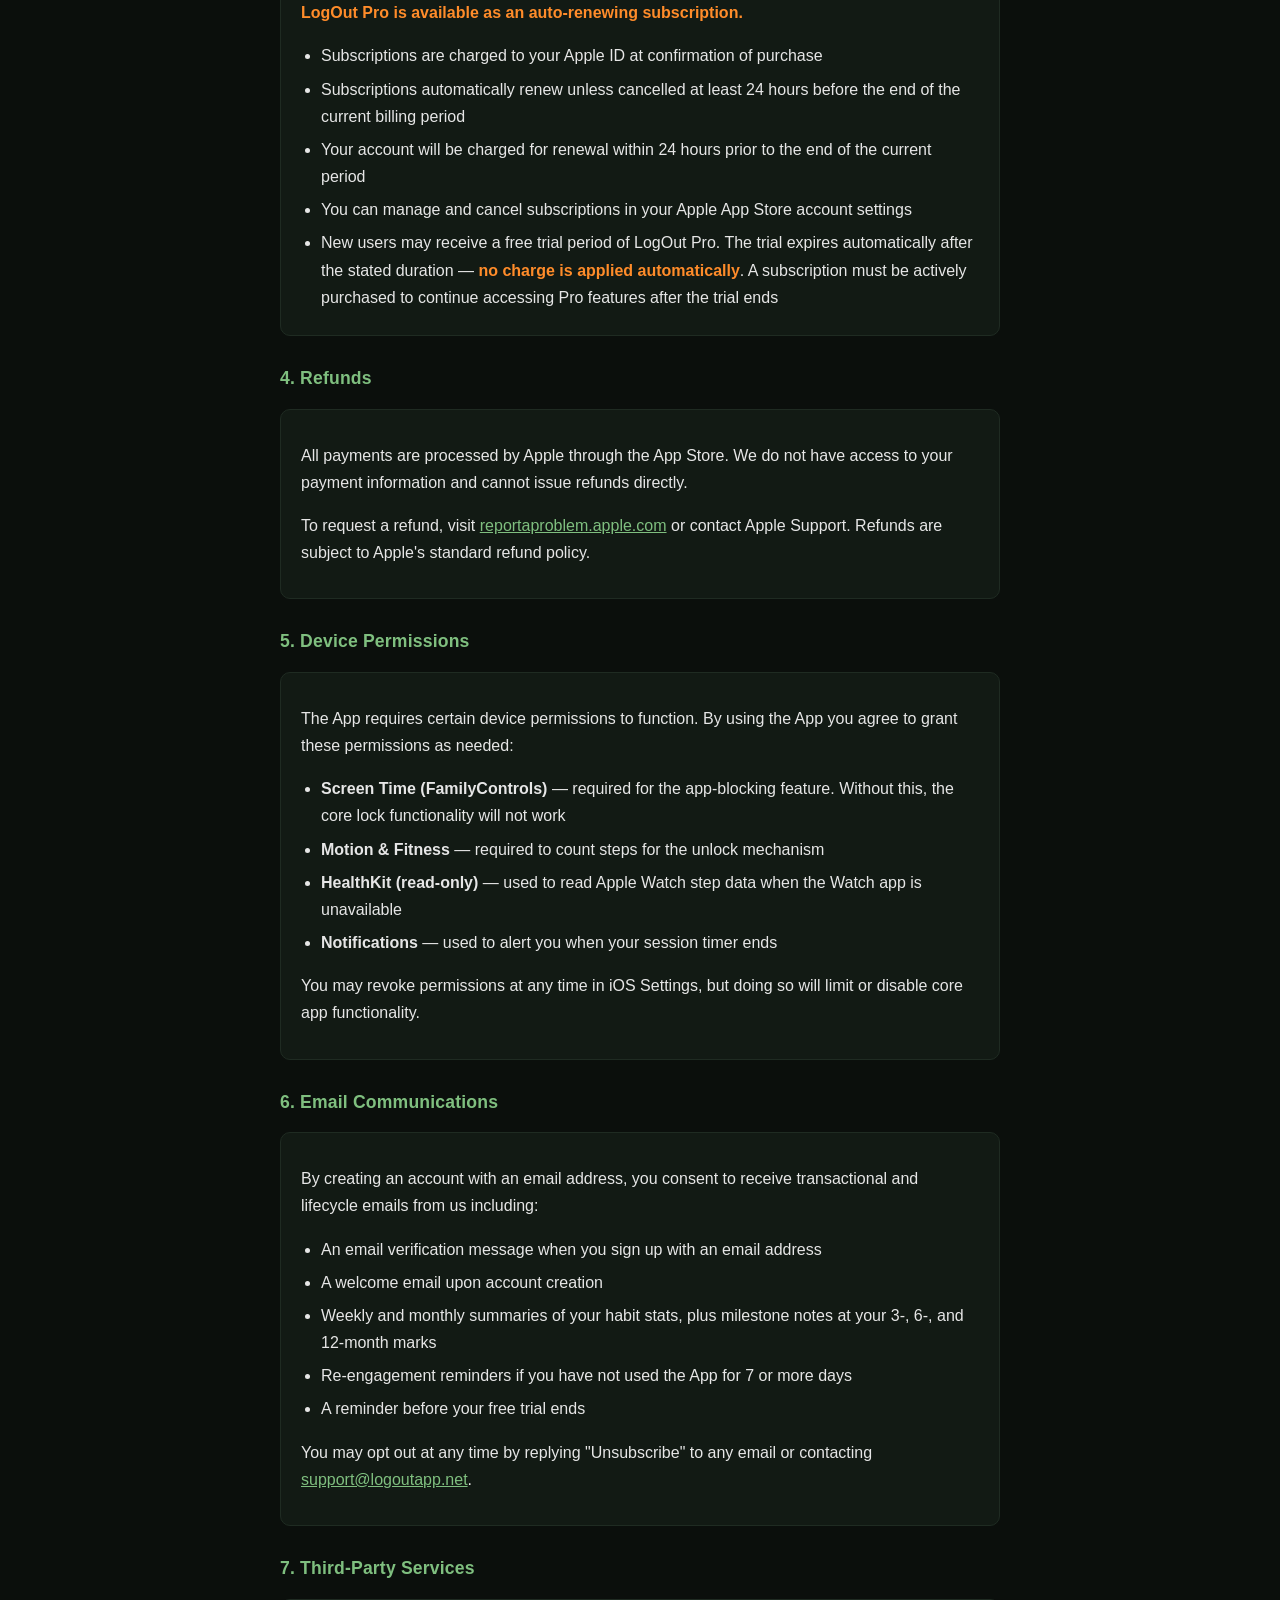
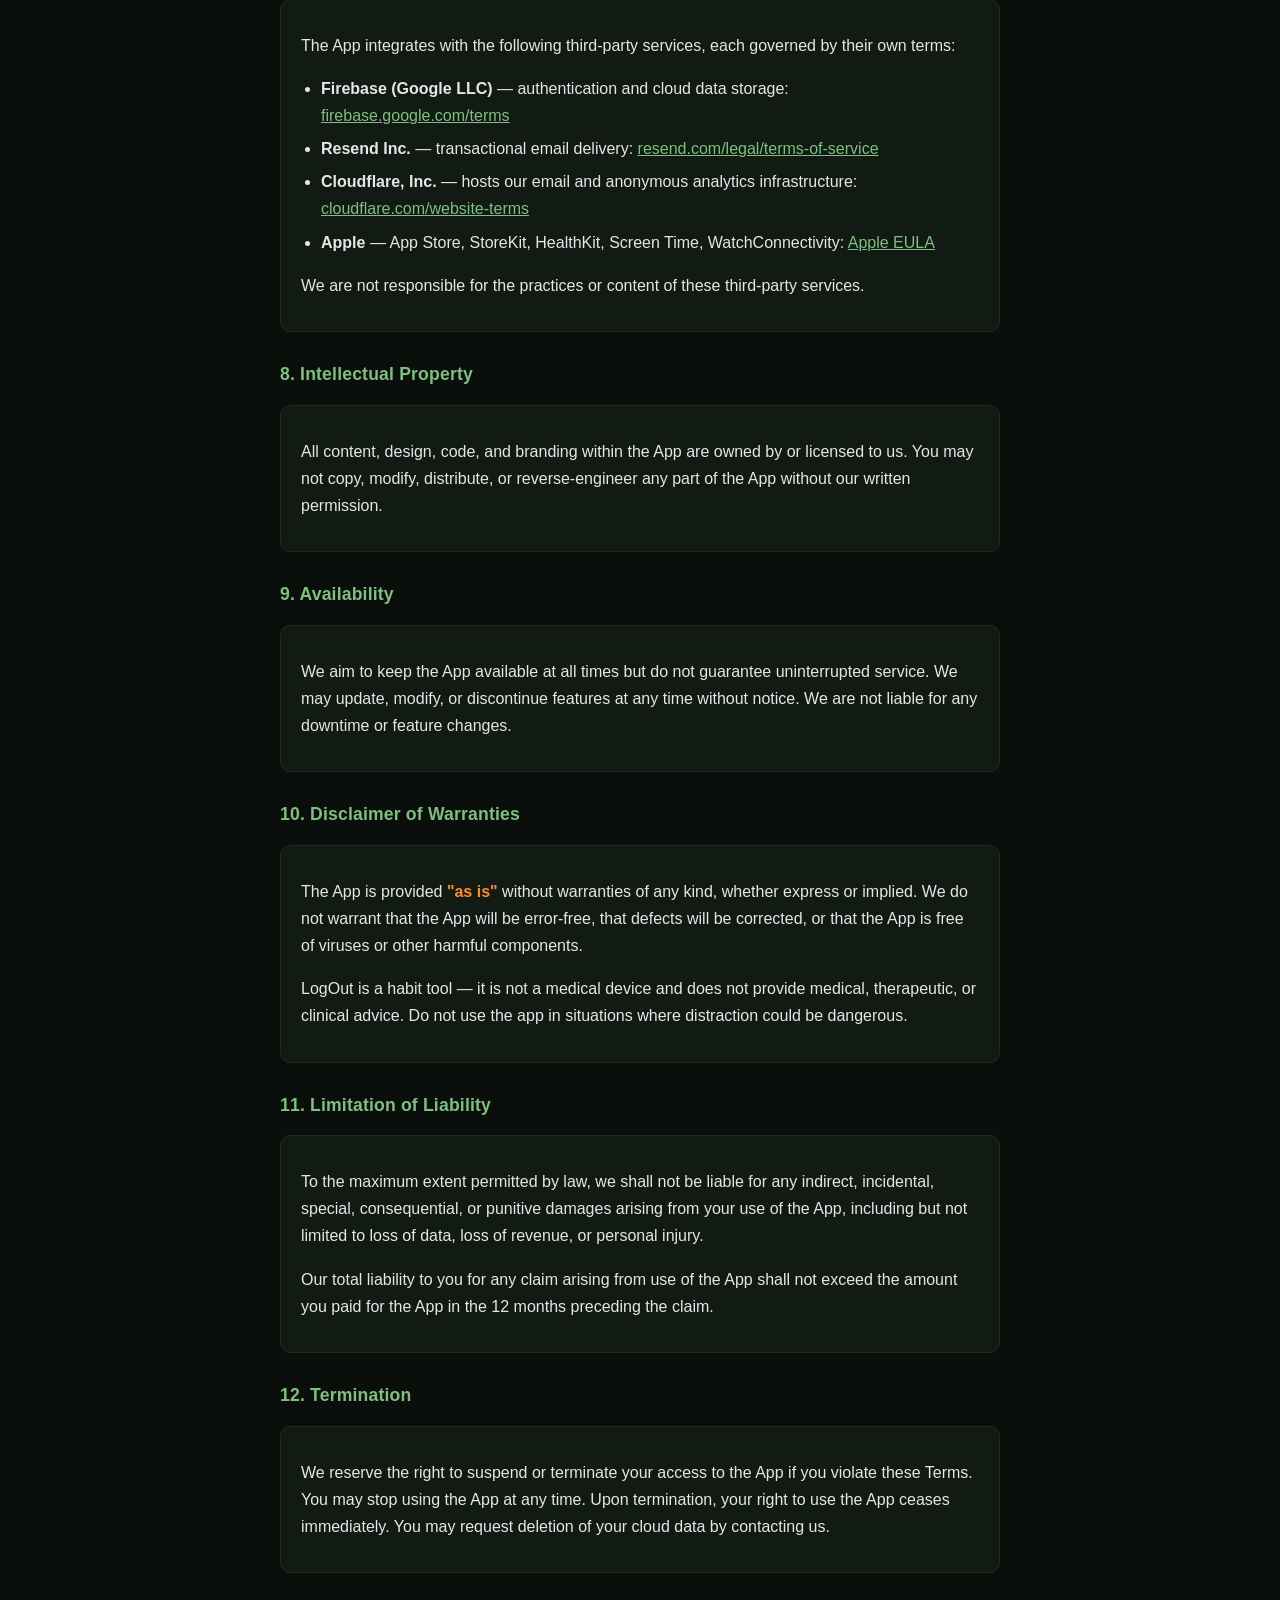
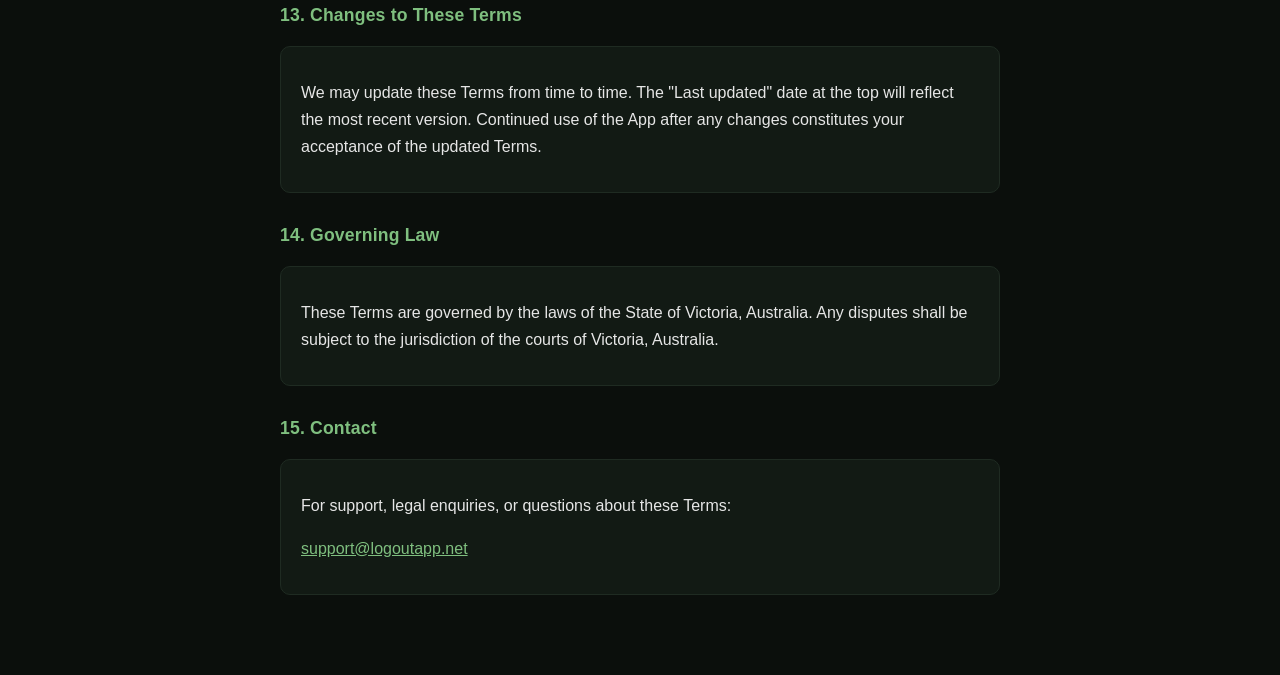
<file: terms.html>
<!DOCTYPE html>
<html lang="en">
<head>
  <title>LogOut – Terms of Service</title>
  <meta charset="UTF-8">
  <meta name="viewport" content="width=device-width, initial-scale=1">
  <style>
    body {
      font-family: -apple-system, BlinkMacSystemFont, 'Segoe UI', sans-serif;
      max-width: 720px;
      margin: 40px auto;
      padding: 20px;
      line-height: 1.7;
      background: #0b0f0c;
      color: #e6e6e6;
    }
    h1, h2 { color: #7fbf7f; margin-top: 28px; }
    h1 { font-size: 1.6rem; }
    h2 { font-size: 1.1rem; letter-spacing: 0.01em; }
    .box {
      background: #121a14;
      border: 1px solid #1f2b22;
      padding: 16px 20px;
      border-radius: 10px;
      margin: 12px 0 20px;
    }
    .highlight { color: #ff8c2a; font-weight: 600; }
    ul { margin: 8px 0; padding-left: 20px; }
    li { margin-bottom: 6px; }
    a { color: #7fbf7f; }
  </style>
</head>
<body>

<div class="box">
  <h1>Terms of Service</h1>
  <p><strong>Last updated:</strong> <span class="highlight">4 July 2026</span></p>
  <p>These Terms of Service ("Terms") govern your use of the LogOut iOS application ("the App") provided by LogOut ("we", "us", "our"). By downloading or using the App, you agree to these Terms.</p>
</div>

<h2>1. Use of the App</h2>
<div class="box">
  <p>LogOut helps you build healthier phone habits by locking distracting apps and requiring walking steps to restore access. The App offers two modes:</p>
  <ul>
    <li><strong>Delay Lock mode</strong> — a session timer runs in the background; app blocking activates when the timer ends, and walking the required steps restores access</li>
    <li><strong>Instant Lock mode</strong> — selected app categories are blocked immediately when the session starts. Blocking is enforced by a background system extension that remains active even if the App is closed. An emergency exit is available during the countdown timer for genuine emergencies; using it skips the remaining timer and advances directly to the walk-to-unlock step</li>
  </ul>
  <p>App categories blocked during a session are configurable via the Focus Rules screen. Blocking is powered by Apple's Screen Time framework and applies system-wide.</p>
  <ul>
    <li>You must meet the minimum age required by your region's App Store to download and use the App</li>
    <li>You agree to use the App only for lawful, personal purposes</li>
    <li>You must not attempt to circumvent, reverse-engineer, or tamper with any locking or step-detection mechanisms</li>
    <li>You must not use the App in any way that could harm yourself or others (e.g. while driving)</li>
    <li>You acknowledge that Instant Lock mode will actively restrict access to the app categories you have configured for the duration of your session</li>
  </ul>
</div>

<h2>2. Accounts</h2>
<div class="box">
  <p>Creating an account is optional. If you choose to create one:</p>
  <ul>
    <li>You may sign in using Sign in with Apple, Google, or email and password</li>
    <li>You are responsible for maintaining the security of your account credentials</li>
    <li>You agree to provide accurate information and keep it up to date</li>
    <li>You may request deletion of your account at any time by contacting <a href="mailto:support@logoutapp.net">support@logoutapp.net</a></li>
  </ul>
  <p>An account enables cloud sync of your session history, stats, and app preferences (step goal, session duration, mode, and onboarding goals) across devices via Firebase (Google LLC). By creating an account you acknowledge that your session data and app preferences will be stored on Firebase servers. See our <a href="https://logoutapp.net/privacy.html">Privacy Policy</a> for full details.</p>
</div>

<h2>3. Subscriptions</h2>
<div class="box">
  <p><span class="highlight">LogOut Pro is available as an auto-renewing subscription.</span></p>
  <ul>
    <li>Subscriptions are charged to your Apple ID at confirmation of purchase</li>
    <li>Subscriptions automatically renew unless cancelled at least 24 hours before the end of the current billing period</li>
    <li>Your account will be charged for renewal within 24 hours prior to the end of the current period</li>
    <li>You can manage and cancel subscriptions in your Apple App Store account settings</li>
    <li>New users may receive a free trial period of LogOut Pro. The trial expires automatically after the stated duration — <span class="highlight">no charge is applied automatically</span>. A subscription must be actively purchased to continue accessing Pro features after the trial ends</li>
  </ul>
</div>

<h2>4. Refunds</h2>
<div class="box">
  <p>All payments are processed by Apple through the App Store. We do not have access to your payment information and cannot issue refunds directly.</p>
  <p>To request a refund, visit <a href="https://reportaproblem.apple.com">reportaproblem.apple.com</a> or contact Apple Support. Refunds are subject to Apple's standard refund policy.</p>
</div>

<h2>5. Device Permissions</h2>
<div class="box">
  <p>The App requires certain device permissions to function. By using the App you agree to grant these permissions as needed:</p>
  <ul>
    <li><strong>Screen Time (FamilyControls)</strong> — required for the app-blocking feature. Without this, the core lock functionality will not work</li>
    <li><strong>Motion &amp; Fitness</strong> — required to count steps for the unlock mechanism</li>
    <li><strong>HealthKit (read-only)</strong> — used to read Apple Watch step data when the Watch app is unavailable</li>
    <li><strong>Notifications</strong> — used to alert you when your session timer ends</li>
  </ul>
  <p>You may revoke permissions at any time in iOS Settings, but doing so will limit or disable core app functionality.</p>
</div>

<h2>6. Email Communications</h2>
<div class="box">
  <p>By creating an account with an email address, you consent to receive transactional and lifecycle emails from us including:</p>
  <ul>
    <li>An email verification message when you sign up with an email address</li>
    <li>A welcome email upon account creation</li>
    <li>Weekly and monthly summaries of your habit stats, plus milestone notes at your 3-, 6-, and 12-month marks</li>
    <li>Re-engagement reminders if you have not used the App for 7 or more days</li>
    <li>A reminder before your free trial ends</li>
  </ul>
  <p>You may opt out at any time by replying "Unsubscribe" to any email or contacting <a href="mailto:support@logoutapp.net">support@logoutapp.net</a>.</p>
</div>

<h2>7. Third-Party Services</h2>
<div class="box">
  <p>The App integrates with the following third-party services, each governed by their own terms:</p>
  <ul>
    <li><strong>Firebase (Google LLC)</strong> — authentication and cloud data storage: <a href="https://firebase.google.com/terms">firebase.google.com/terms</a></li>
    <li><strong>Resend Inc.</strong> — transactional email delivery: <a href="https://resend.com/legal/terms-of-service">resend.com/legal/terms-of-service</a></li>
    <li><strong>Cloudflare, Inc.</strong> — hosts our email and anonymous analytics infrastructure: <a href="https://www.cloudflare.com/website-terms/">cloudflare.com/website-terms</a></li>
    <li><strong>Apple</strong> — App Store, StoreKit, HealthKit, Screen Time, WatchConnectivity: <a href="https://www.apple.com/legal/internet-services/itunes/dev/stdeula">Apple EULA</a></li>
  </ul>
  <p>We are not responsible for the practices or content of these third-party services.</p>
</div>

<h2>8. Intellectual Property</h2>
<div class="box">
  <p>All content, design, code, and branding within the App are owned by or licensed to us. You may not copy, modify, distribute, or reverse-engineer any part of the App without our written permission.</p>
</div>

<h2>9. Availability</h2>
<div class="box">
  <p>We aim to keep the App available at all times but do not guarantee uninterrupted service. We may update, modify, or discontinue features at any time without notice. We are not liable for any downtime or feature changes.</p>
</div>

<h2>10. Disclaimer of Warranties</h2>
<div class="box">
  <p>The App is provided <span class="highlight">"as is"</span> without warranties of any kind, whether express or implied. We do not warrant that the App will be error-free, that defects will be corrected, or that the App is free of viruses or other harmful components.</p>
  <p>LogOut is a habit tool — it is not a medical device and does not provide medical, therapeutic, or clinical advice. Do not use the app in situations where distraction could be dangerous.</p>
</div>

<h2>11. Limitation of Liability</h2>
<div class="box">
  <p>To the maximum extent permitted by law, we shall not be liable for any indirect, incidental, special, consequential, or punitive damages arising from your use of the App, including but not limited to loss of data, loss of revenue, or personal injury.</p>
  <p>Our total liability to you for any claim arising from use of the App shall not exceed the amount you paid for the App in the 12 months preceding the claim.</p>
</div>

<h2>12. Termination</h2>
<div class="box">
  <p>We reserve the right to suspend or terminate your access to the App if you violate these Terms. You may stop using the App at any time. Upon termination, your right to use the App ceases immediately. You may request deletion of your cloud data by contacting us.</p>
</div>

<h2>13. Changes to These Terms</h2>
<div class="box">
  <p>We may update these Terms from time to time. The "Last updated" date at the top will reflect the most recent version. Continued use of the App after any changes constitutes your acceptance of the updated Terms.</p>
</div>

<h2>14. Governing Law</h2>
<div class="box">
  <p>These Terms are governed by the laws of the State of Victoria, Australia. Any disputes shall be subject to the jurisdiction of the courts of Victoria, Australia.</p>
</div>

<h2>15. Contact</h2>
<div class="box">
  <p>For support, legal enquiries, or questions about these Terms:</p>
  <p><a href="mailto:support@logoutapp.net">support@logoutapp.net</a></p>
</div>

</body>
</html>
</file>
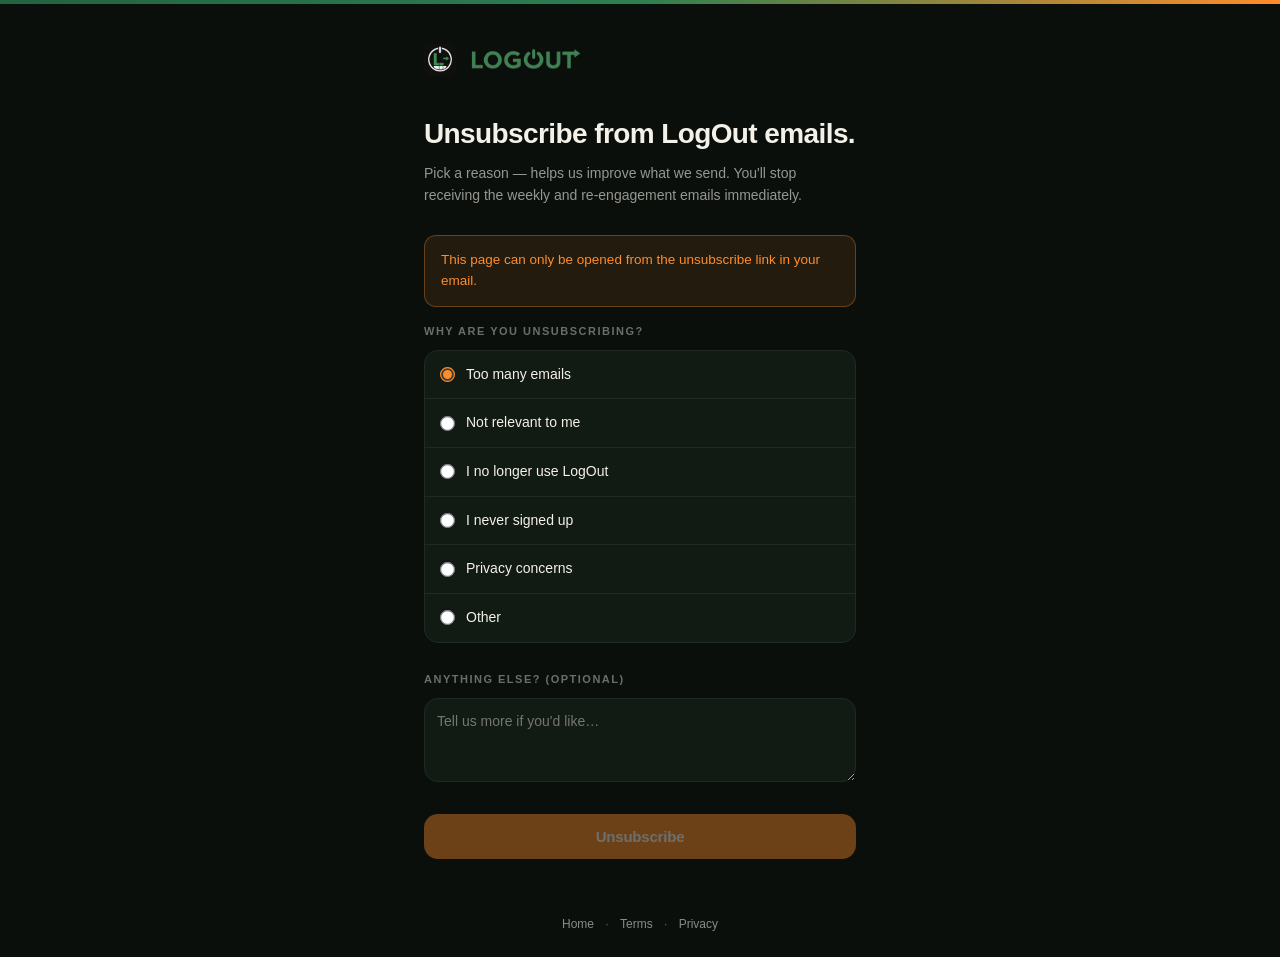
<file: unsubscribe.html>
<!DOCTYPE html>
<html lang="en">
<head>
  <title>Unsubscribe &mdash; LogOut</title>
  <meta charset="UTF-8">
  <meta name="robots" content="noindex">
  <meta name="viewport" content="width=device-width, initial-scale=1">
  <meta name="theme-color" content="#0b0f0c">
  <style>
    * { box-sizing: border-box; }
    html, body { margin: 0; padding: 0; }
    body {
      font-family: -apple-system, BlinkMacSystemFont, 'Segoe UI', Helvetica, Arial, sans-serif;
      background: #0b0f0c;
      color: #e6e6e6;
      line-height: 1.55;
      min-height: 100vh;
      -webkit-font-smoothing: antialiased;
      display: flex;
      flex-direction: column;
    }
    .top-bar {
      height: 4px;
      background: linear-gradient(90deg, #226340 0%, #2D8050 50%, #ff8c2a 100%);
    }
    main {
      flex: 1;
      max-width: 480px;
      margin: 0 auto;
      width: 100%;
      padding: 40px 24px 32px;
    }
    .logo-row {
      display: flex;
      align-items: center;
      gap: 10px;
      margin-bottom: 36px;
    }
    .logo-row .icon {
      width: 32px; height: 32px;
      border-radius: 7px;
    }
    .logo-row .wordmark {
      height: 24px;
      width: auto;
    }
    h1 {
      font-size: clamp(24px, 4vw, 28px);
      font-weight: 800;
      letter-spacing: -0.6px;
      color: #f4f1e8;
      margin: 0 0 8px;
    }
    .sub {
      font-size: 14px;
      color: rgba(244, 241, 232, 0.6);
      margin: 0 0 28px;
    }
    .label {
      font-size: 11px;
      font-weight: 700;
      color: rgba(244, 241, 232, 0.42);
      text-transform: uppercase;
      letter-spacing: 1.5px;
      margin: 0 0 10px;
    }
    .reasons {
      background: #121a14;
      border: 1px solid #1f2b22;
      border-radius: 14px;
      margin-bottom: 28px;
    }
    .reason {
      display: flex;
      align-items: center;
      gap: 12px;
      padding: 13px 16px;
      cursor: pointer;
      border-top: 1px solid #1f2b22;
      transition: background 120ms ease;
    }
    .reason:first-child { border-top: 0; }
    .reason:hover { background: rgba(255, 255, 255, 0.02); }
    .reason input { accent-color: #ff8c2a; transform: scale(1.15); margin: 0; }
    .reason label {
      flex: 1;
      font-size: 14px;
      color: #f4f1e8;
      cursor: pointer;
      user-select: none;
    }
    textarea {
      width: 100%;
      min-height: 84px;
      background: #121a14;
      border: 1px solid #1f2b22;
      border-radius: 14px;
      padding: 12px;
      color: #f4f1e8;
      font: inherit;
      font-size: 14px;
      resize: vertical;
      margin-bottom: 24px;
      outline: none;
    }
    textarea:focus { border-color: #2D8050; }
    button.submit {
      display: block;
      width: 100%;
      padding: 14px;
      font-size: 15px;
      font-weight: 700;
      letter-spacing: -0.2px;
      color: #ffffff;
      background: #ff8c2a;
      border: 0;
      border-radius: 14px;
      cursor: pointer;
      transition: opacity 120ms ease;
    }
    button.submit:disabled { opacity: 0.4; cursor: not-allowed; }
    .error, .success {
      padding: 14px 16px;
      border-radius: 12px;
      font-size: 13.5px;
      margin: 0 0 16px;
    }
    .error   { background: rgba(255, 140, 42, 0.10); border: 1px solid rgba(255, 140, 42, 0.32); color: #ff8c2a; }
    .success { background: rgba(127, 191, 127, 0.10); border: 1px solid rgba(127, 191, 127, 0.32); color: #7fbf7f; }
    footer {
      padding: 24px;
      text-align: center;
      font-size: 12px;
      color: rgba(244, 241, 232, 0.36);
    }
    footer a {
      color: rgba(244, 241, 232, 0.55);
      text-decoration: none;
      margin: 0 8px;
    }
    footer a:hover { color: #7fbf7f; }
  </style>
</head>
<body>

  <div class="top-bar"></div>

  <main>
    <div class="logo-row">
      <img class="icon" src="[data-uri]" alt="">
      <img class="wordmark" src="[data-uri]" alt="LogOut">
    </div>

    <div id="form-wrap">
      <h1>Unsubscribe from LogOut emails.</h1>
      <p class="sub">Pick a reason &mdash; helps us improve what we send. You'll stop receiving the weekly and re-engagement emails immediately.</p>

      <div id="error-box" class="error" style="display:none;"></div>

      <p class="label">Why are you unsubscribing?</p>
      <div class="reasons" id="reasons">
        <!-- populated via JS so we can default-select the first option -->
      </div>

      <p class="label">Anything else? (optional)</p>
      <textarea id="comment" placeholder="Tell us more if you'd like…"></textarea>

      <button class="submit" id="submit-btn">Unsubscribe</button>
    </div>

    <div id="success-wrap" style="display:none;">
      <div class="success">
        <strong>You're unsubscribed.</strong>
        We won't send you any more weekly or re-engagement emails. You'll still receive transactional messages (account verification, deletion confirmations).
      </div>
      <p class="sub" style="margin-top:20px;">
        Changed your mind? Open LogOut and head to Settings &mdash; we'll add a resubscribe option there in a future update.
      </p>
    </div>
  </main>

  <footer>
    <a href="https://logoutapp.net">Home</a>
    &middot;
    <a href="https://logoutapp.net/terms.html">Terms</a>
    &middot;
    <a href="https://logoutapp.net/privacy.html">Privacy</a>
  </footer>

  <script>
    // ── Wiring ─────────────────────────────────────────────────────────────
    // The Worker route accepts {token, reason, comment} where `token` is the
    // ?t=... query string parameter the email footer link carried in.

    const REASONS = [
      "Too many emails",
      "Not relevant to me",
      "I no longer use LogOut",
      "I never signed up",
      "Privacy concerns",
      "Other",
    ];

    const params = new URLSearchParams(window.location.search);
    const token  = params.get("t") || "";

    // Render reason radios with the first option pre-selected so submit
    // is always enabled.
    const reasonsEl = document.getElementById("reasons");
    REASONS.forEach((r, i) => {
      const id = `reason-${i}`;
      const row = document.createElement("div");
      row.className = "reason";
      row.innerHTML =
        `<input type="radio" name="reason" id="${id}" value="${r}"${i === 0 ? " checked" : ""}>` +
        `<label for="${id}">${r}</label>`;
      row.addEventListener("click", () => {
        document.getElementById(id).checked = true;
      });
      reasonsEl.appendChild(row);
    });

    const errorBox  = document.getElementById("error-box");
    const formWrap  = document.getElementById("form-wrap");
    const successEl = document.getElementById("success-wrap");
    const btn       = document.getElementById("submit-btn");

    function showError(msg) {
      errorBox.textContent = msg;
      errorBox.style.display = "block";
    }

    // If the token is missing entirely, this page was opened directly rather
    // than via an email link — there's nothing we can do without it.
    if (!token) {
      showError("This page can only be opened from the unsubscribe link in your email.");
      btn.disabled = true;
    }

    btn.addEventListener("click", async () => {
      btn.disabled    = true;
      btn.textContent = "Unsubscribing…";
      errorBox.style.display = "none";

      const reason  = document.querySelector('input[name="reason"]:checked')?.value || "";
      const comment = document.getElementById("comment").value;

      try {
        const res = await fetch("https://logout-email.logoutapp.workers.dev/unsubscribe", {
          method:  "POST",
          headers: { "Content-Type": "application/json" },
          body:    JSON.stringify({ token, reason, comment }),
        });
        if (!res.ok) {
          const data = await res.json().catch(() => ({}));
          throw new Error(data.error || `Request failed (HTTP ${res.status})`);
        }
        formWrap.style.display  = "none";
        successEl.style.display = "block";
      } catch (err) {
        showError(err.message || "Something went wrong. Please try again.");
        btn.disabled    = false;
        btn.textContent = "Unsubscribe";
      }
    });
  </script>

</body>
</html>
</file>
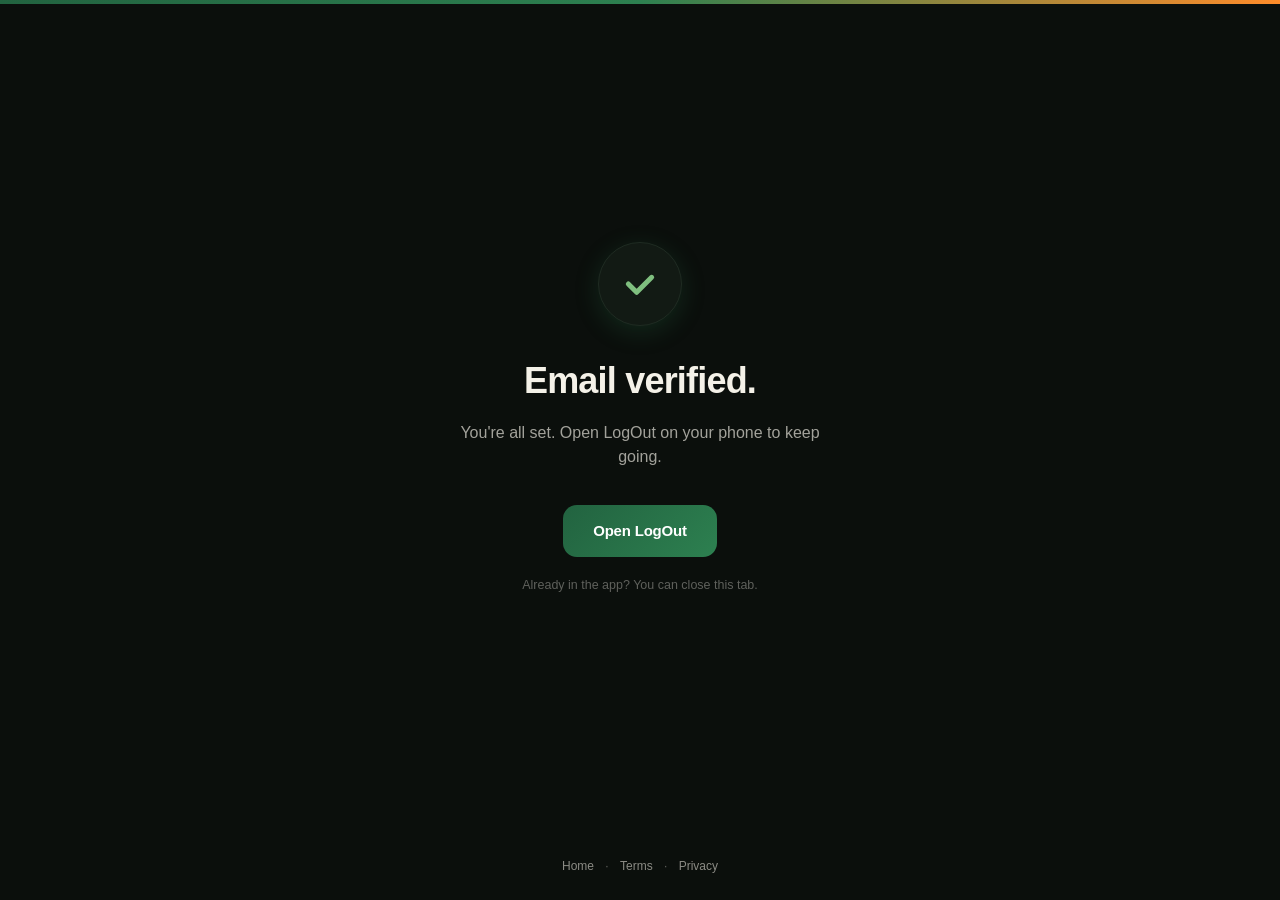
<file: verified.html>
<!DOCTYPE html>
<html lang="en">
<head>
  <title>Email verified &mdash; LogOut</title>
  <meta charset="UTF-8">
  <meta name="robots" content="noindex">
  <meta name="viewport" content="width=device-width, initial-scale=1">
  <meta name="theme-color" content="#0b0f0c">
  <style>
    * { box-sizing: border-box; }
    html, body { margin: 0; padding: 0; }
    body {
      font-family: -apple-system, BlinkMacSystemFont, 'Segoe UI', Helvetica, Arial, sans-serif;
      background: #0b0f0c;
      color: #e6e6e6;
      line-height: 1.6;
      min-height: 100vh;
      -webkit-font-smoothing: antialiased;
      display: flex;
      flex-direction: column;
    }
    .top-bar {
      height: 4px;
      background: linear-gradient(90deg, #226340 0%, #2D8050 50%, #ff8c2a 100%);
    }
    main {
      flex: 1;
      display: flex;
      flex-direction: column;
      align-items: center;
      justify-content: center;
      padding: 48px 24px;
      text-align: center;
    }
    .checkmark {
      width: 84px;
      height: 84px;
      border-radius: 50%;
      background: #121a14;
      border: 1px solid #1f2b22;
      display: flex;
      align-items: center;
      justify-content: center;
      margin-bottom: 26px;
      box-shadow: 0 6px 24px rgba(45, 128, 80, 0.22);
    }
    h1 {
      font-size: clamp(28px, 5vw, 36px);
      font-weight: 800;
      letter-spacing: -0.8px;
      color: #f4f1e8;
      margin: 0 0 12px;
    }
    .sub {
      font-size: 16px;
      color: rgba(244, 241, 232, 0.65);
      max-width: 380px;
      margin: 0 auto 36px;
      line-height: 1.5;
    }
    .cta {
      display: inline-block;
      padding: 14px 30px;
      background: linear-gradient(135deg, #226340 0%, #2D8050 100%);
      color: #ffffff;
      font-size: 15px;
      font-weight: 700;
      letter-spacing: -0.2px;
      border-radius: 14px;
      text-decoration: none;
      transition: transform 120ms ease;
    }
    .cta:hover { transform: translateY(-1px); }
    .note {
      font-size: 12.5px;
      color: rgba(244, 241, 232, 0.36);
      margin: 18px 0 0;
    }
    footer {
      padding: 24px;
      text-align: center;
      font-size: 12px;
      color: rgba(244, 241, 232, 0.36);
    }
    footer a {
      color: rgba(244, 241, 232, 0.55);
      text-decoration: none;
      margin: 0 8px;
    }
    footer a:hover { color: #7fbf7f; }
  </style>
</head>
<body>

  <div class="top-bar"></div>

  <main>
    <div class="checkmark">
      <svg xmlns="http://www.w3.org/2000/svg" width="40" height="40" viewBox="0 0 24 24"
           fill="none" stroke="#7fbf7f" stroke-width="3"
           stroke-linecap="round" stroke-linejoin="round">
        <polyline points="5 12 10 17 19 8"/>
      </svg>
    </div>
    <h1>Email verified.</h1>
    <p class="sub">
      You're all set. Open LogOut on your phone to keep going.
    </p>

    <!--
      `logout://` is the app's custom URL scheme already wired up in
      LogOutApp.onOpenURL. If the app is installed, tapping this button
      launches it directly. If not, iOS shows a "Cannot Open Page" dialog
      and the visible "Open LogOut" wording reminds them to open it
      manually from the Home Screen.
    -->
    <a class="cta" href="logout://timer">Open LogOut</a>
    <p class="note">Already in the app? You can close this tab.</p>
  </main>

  <footer>
    <a href="https://logoutapp.net">Home</a>
    &middot;
    <a href="https://logoutapp.net/terms.html">Terms</a>
    &middot;
    <a href="https://logoutapp.net/privacy.html">Privacy</a>
  </footer>

</body>
</html>
</file>
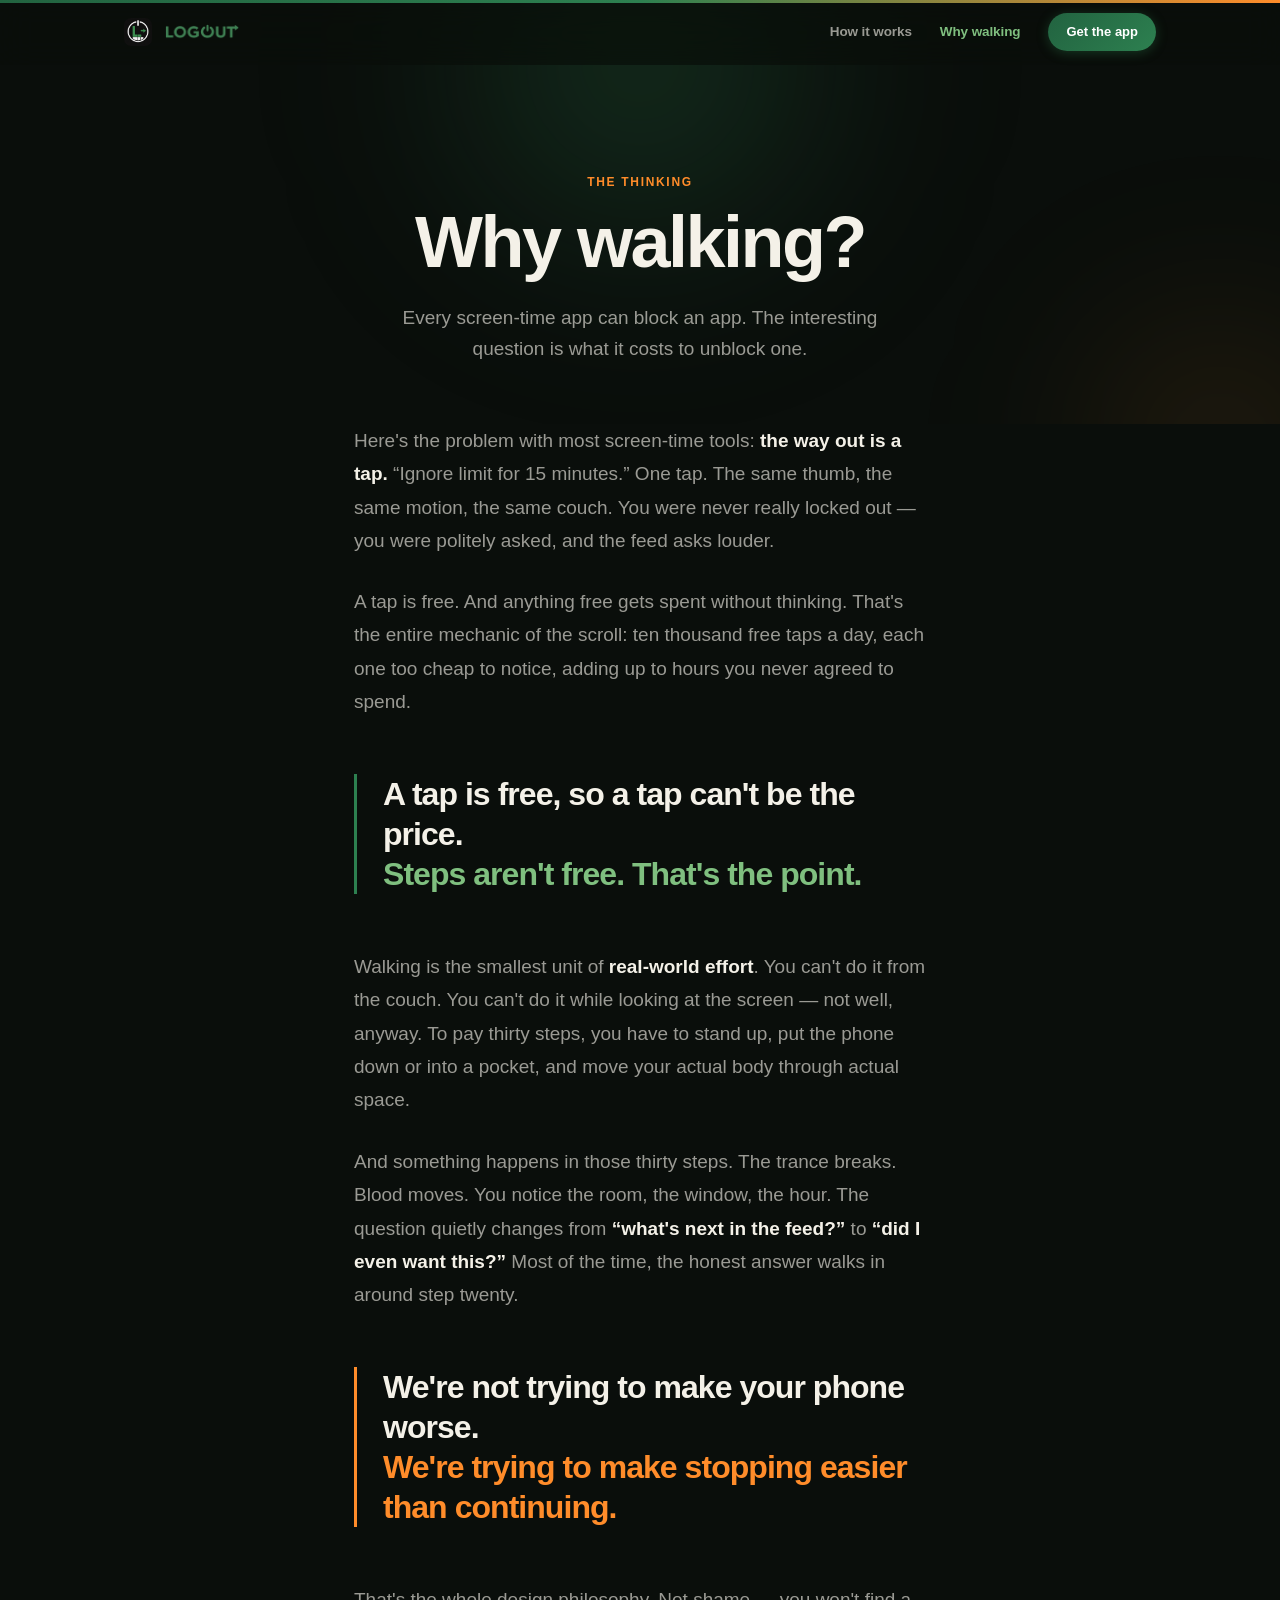
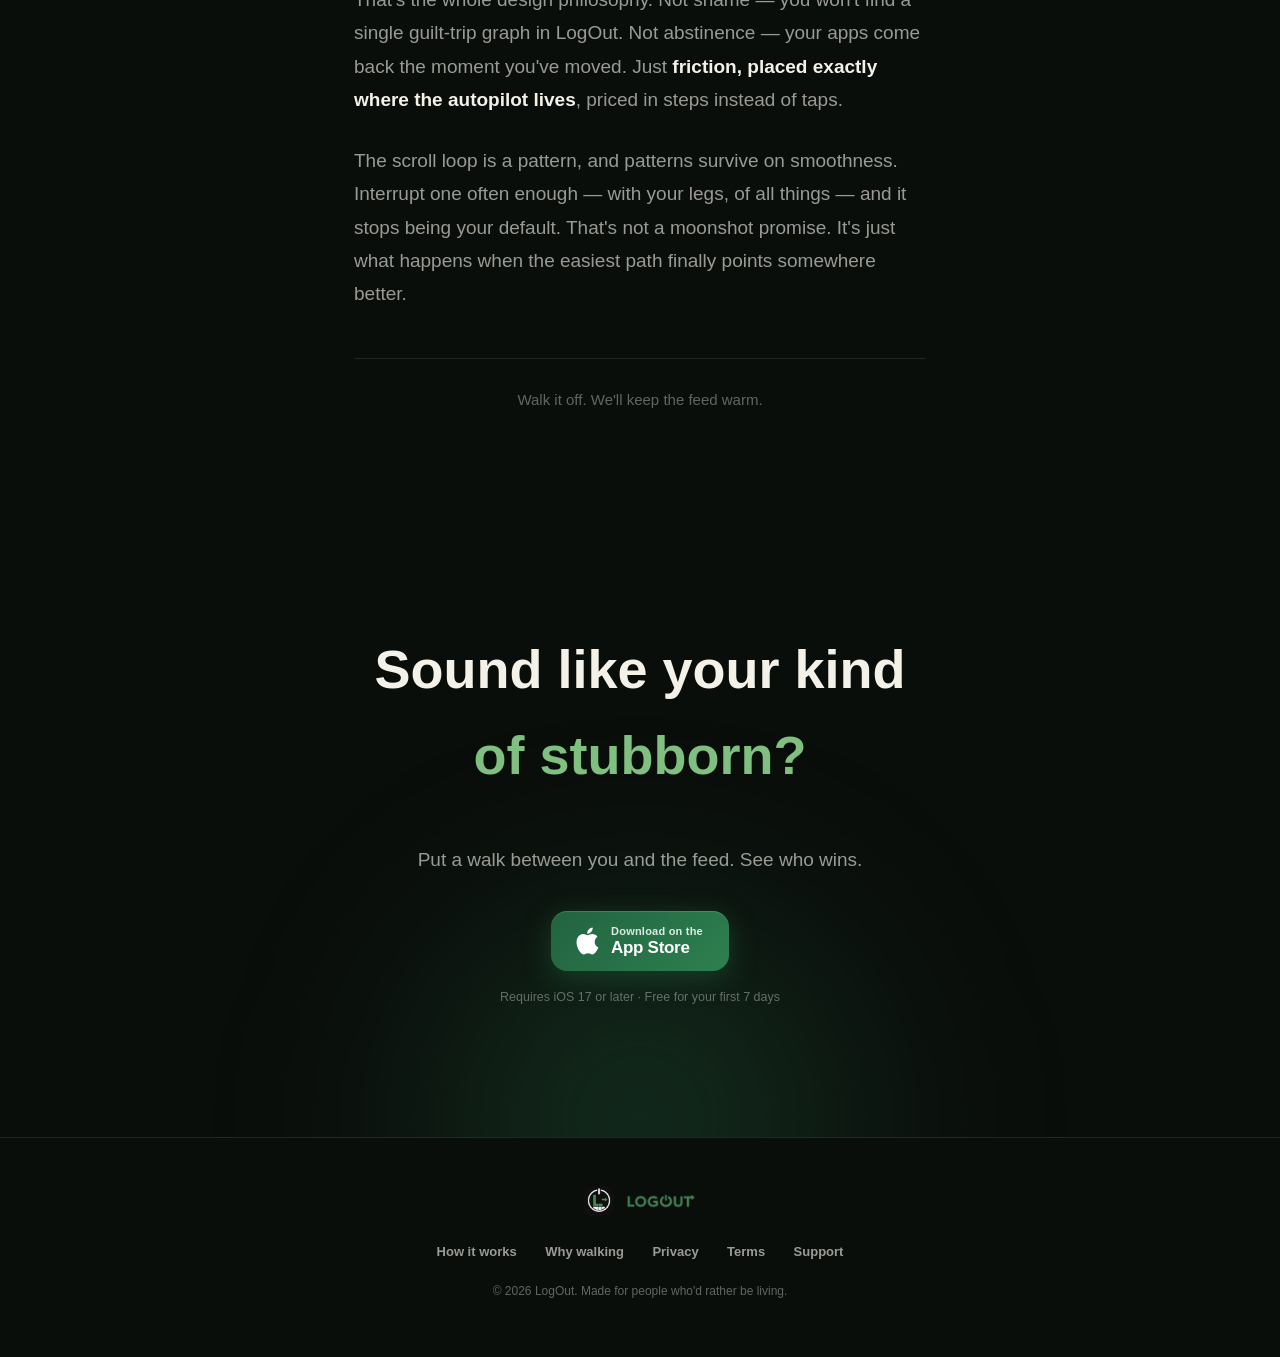
<file: why.html>
<!DOCTYPE html>
<html lang="en">
<head>
  <title>Why walking &mdash; LogOut</title>
  <meta charset="UTF-8">
  <meta name="viewport" content="width=device-width, initial-scale=1">
  <meta name="description" content="Why LogOut makes you walk to unlock your apps — the thinking behind using real steps, not taps, to break phone addiction and the doomscroll habit.">
  <meta name="theme-color" content="#0a0e0b">
  <link rel="canonical" href="https://logoutapp.net/why.html">

  <meta property="og:type" content="website">
  <meta property="og:title" content="Why walking? — LogOut">
  <meta property="og:description" content="A tap is free, so a tap can't be the price. The thinking behind LogOut.">
  <meta property="og:url" content="https://logoutapp.net/why.html">
  <meta property="og:image" content="https://logoutapp.net/assets/logo.png">
  <meta name="twitter:card" content="summary">

  <link rel="icon" type="image/png" href="assets/logo.png">
  <link rel="apple-touch-icon" href="assets/logo.png">
  <link rel="stylesheet" href="assets/site.css">
  <noscript><style>.reveal { opacity: 1; transform: none; }</style></noscript>

  <style>
    .manifesto-hero {
      position: relative;
      overflow: hidden;
      padding: 170px 0 60px;
      text-align: center;
    }
    .manifesto-hero .wrap { position: relative; z-index: 1; }

    .essay {
      max-width: 620px;
      margin: 0 auto;
      padding: 0 24px 40px;
    }
    .essay p {
      font-size: clamp(17px, 2.1vw, 19px);
      line-height: 1.75;
      color: var(--muted);
      margin: 0 0 28px;
    }
    .essay p strong { color: var(--ink); font-weight: 700; }
    .essay .pull {
      font-size: clamp(24px, 3.4vw, 32px);
      font-weight: 800;
      letter-spacing: -0.03em;
      line-height: 1.25;
      color: var(--ink);
      margin: 56px 0;
      padding-left: 26px;
      border-left: 3px solid var(--green);
      text-align: left;
    }
    .essay .pull .accent { color: var(--green-lite); }
    .essay .pull.warm { border-left-color: var(--orange); }
    .essay .pull.warm .accent { color: var(--orange); }

    .essay .sig {
      margin-top: 48px;
      padding-top: 28px;
      border-top: 1px solid var(--line);
      font-size: 15px;
      color: var(--faint);
      text-align: center;
    }

    .final { position: relative; overflow: hidden; text-align: center; padding: 100px 0 130px; }
    .final .wrap { position: relative; z-index: 1; }
  </style>
</head>
<body>

<div class="top-bar"></div>

<header class="nav">
  <div class="nav-inner">
    <a class="nav-brand" href="index.html" aria-label="LogOut home">
      <img class="mark" src="assets/logo.png" alt="">
      <img class="word" src="assets/wordmark.png" alt="LogOut">
    </a>
    <a class="nav-link" href="how-it-works.html">How it works</a>
    <a class="nav-link" href="why.html" aria-current="page">Why walking</a>
    <!-- href injected by assets/site.js (APP_STORE_URL) -->
    <a class="nav-cta" data-app-store href="#">Get the app</a>
  </div>
</header>

<section class="manifesto-hero">
  <div class="glow green" style="width:560px;height:440px;top:-160px;left:50%;margin-left:-280px;"></div>
  <div class="glow ember" style="width:360px;height:360px;bottom:-200px;right:-120px;"></div>
  <div class="wrap">
    <p class="section-kicker reveal">The thinking</p>
    <h1 class="display reveal" style="--d:80ms">Why walking?</h1>
    <p class="lede reveal" style="--d:160ms; margin: 0 auto;">
      Every screen-time app can block an app.
      The interesting question is what it costs to unblock one.
    </p>
  </div>
</section>

<article class="essay">
  <p class="reveal">
    Here's the problem with most screen-time tools: <strong>the way out is a
    tap.</strong> &ldquo;Ignore limit for 15 minutes.&rdquo; One tap. The same
    thumb, the same motion, the same couch. You were never really locked out
    &mdash; you were politely asked, and the feed asks louder.
  </p>

  <p class="reveal">
    A tap is free. And anything free gets spent without thinking. That's the
    entire mechanic of the scroll: ten thousand free taps a day, each one too
    cheap to notice, adding up to hours you never agreed to spend.
  </p>

  <div class="pull reveal">
    A tap is free, so a tap can't be the price.<br>
    <span class="accent">Steps aren't free. That's the point.</span>
  </div>

  <p class="reveal">
    Walking is the smallest unit of <strong>real-world effort</strong>. You
    can't do it from the couch. You can't do it while looking at the screen
    &mdash; not well, anyway. To pay thirty steps, you have to stand up, put
    the phone down or into a pocket, and move your actual body through actual
    space.
  </p>

  <p class="reveal">
    And something happens in those thirty steps. The trance breaks. Blood
    moves. You notice the room, the window, the hour. The question quietly
    changes from <strong>&ldquo;what's next in the feed?&rdquo;</strong> to
    <strong>&ldquo;did I even want this?&rdquo;</strong> Most of the time,
    the honest answer walks in around step twenty.
  </p>

  <div class="pull warm reveal">
    We're not trying to make your phone worse.<br>
    <span class="accent">We're trying to make stopping easier than continuing.</span>
  </div>

  <p class="reveal">
    That's the whole design philosophy. Not shame &mdash; you won't find a
    single guilt-trip graph in LogOut. Not abstinence &mdash; your apps come
    back the moment you've moved. Just <strong>friction, placed exactly where
    the autopilot lives</strong>, priced in steps instead of taps.
  </p>

  <p class="reveal">
    The scroll loop is a pattern, and patterns survive on smoothness. Interrupt
    one often enough &mdash; with your legs, of all things &mdash; and it stops
    being your default. That's not a moonshot promise. It's just what happens
    when the easiest path finally points somewhere better.
  </p>

  <p class="sig reveal">Walk it off. We'll keep the feed warm.</p>
</article>

<section class="final">
  <div class="glow green" style="width:700px;height:480px;bottom:-220px;left:50%;margin-left:-350px;"></div>
  <div class="wrap">
    <h2 class="display reveal" style="font-size: clamp(34px, 5.4vw, 54px);">
      Sound like your kind<br><span class="accent">of stubborn?</span>
    </h2>
    <p class="lede reveal" style="--d:100ms; margin: 0 auto 36px;">
      Put a walk between you and the feed. See who wins.
    </p>
    <div class="reveal" style="--d:200ms">
      <!-- href injected by assets/site.js (APP_STORE_URL) -->
      <a class="btn-store" data-app-store href="#">
        <svg width="26" height="30" viewBox="0 0 26 30" fill="#fff" xmlns="http://www.w3.org/2000/svg" aria-hidden="true">
          <path d="M21.7 15.9c0-3.4 2.8-5 2.9-5.1-1.6-2.3-4-2.6-4.9-2.7-2.1-.2-4.1 1.2-5.1 1.2-1 0-2.7-1.2-4.4-1.2C8 8.2 5.9 9.5 4.7 11.5c-2.4 4.1-.6 10.2 1.7 13.5 1.1 1.6 2.5 3.5 4.2 3.4 1.7-.1 2.3-1.1 4.4-1.1 2 0 2.6 1.1 4.4 1.1 1.8 0 3-1.7 4.1-3.3 1.3-1.9 1.8-3.7 1.9-3.8-.1-.1-3.6-1.4-3.7-5.4zM18.3 5.8c.9-1.1 1.6-2.7 1.4-4.3-1.4.1-3 .9-4 2-.9 1-1.7 2.7-1.5 4.2 1.6.2 3.1-.8 4.1-1.9z"/>
        </svg>
        <span class="lines">
          <span class="small">Download on the</span>
          <span class="big">App&nbsp;Store</span>
        </span>
      </a>
    </div>
    <p class="cta-note reveal" style="--d:280ms">Requires iOS 17 or later &middot; Free for your first 7 days</p>
  </div>
</section>

<footer class="site">
  <a class="foot-brand" href="index.html" aria-label="LogOut home">
    <img class="mark" src="assets/logo.png" alt="">
    <img class="word" src="assets/wordmark.png" alt="LogOut">
  </a>
  <nav>
    <a href="how-it-works.html">How it works</a>
    <a href="why.html">Why walking</a>
    <a href="privacy.html">Privacy</a>
    <a href="terms.html">Terms</a>
    <a href="mailto:support@logoutapp.net">Support</a>
  </nav>
  <p class="fine">&copy; 2026 LogOut. Made for people who'd rather be living.</p>
</footer>

<script src="assets/site.js"></script>

</body>
</html>
</file>
<file: assets/site.css>
/* ============================================================
   LogOut — landing site design system
   Shared by index.html, how-it-works.html, why.html
   Palette matches the app: deep green-black, cream ink,
   brand greens, ember orange accent.
   ============================================================ */

:root {
  --bg:         #0a0e0b;
  --bg-raise:   #0e1410;
  --card:       #121a14;
  --card-soft:  rgba(127, 191, 127, 0.045);
  --line:       #1f2b22;
  --line-soft:  rgba(127, 191, 127, 0.14);
  --ink:        #f4f1e8;
  --muted:      rgba(244, 241, 232, 0.62);
  --faint:      rgba(244, 241, 232, 0.38);
  --green:      #2D8050;
  --green-deep: #226340;
  --green-lite: #7fbf7f;
  --orange:     #ff8c2a;
  --radius:     18px;
  --ease-out:   cubic-bezier(0.16, 1, 0.3, 1);
}

* { box-sizing: border-box; }
html { scroll-behavior: smooth; }
html, body { margin: 0; padding: 0; }

body {
  font-family: -apple-system, BlinkMacSystemFont, 'Segoe UI', Helvetica, Arial, sans-serif;
  background: var(--bg);
  color: var(--ink);
  line-height: 1.6;
  min-height: 100vh;
  -webkit-font-smoothing: antialiased;
  text-rendering: optimizeLegibility;
  overflow-x: hidden;
}

::selection { background: rgba(45, 128, 80, 0.45); color: #fff; }

img { max-width: 100%; }

.wrap {
  max-width: 1080px;
  margin: 0 auto;
  padding: 0 24px;
}

/* ---------- Nav ---------- */

.nav {
  position: fixed;
  top: 0; left: 0; right: 0;
  z-index: 50;
  backdrop-filter: blur(18px) saturate(1.4);
  -webkit-backdrop-filter: blur(18px) saturate(1.4);
  background: rgba(10, 14, 11, 0.72);
  border-bottom: 1px solid transparent;
  transition: border-color 300ms ease, background 300ms ease;
}
.nav.scrolled {
  border-bottom-color: var(--line);
  background: rgba(10, 14, 11, 0.85);
}
.nav-inner {
  max-width: 1080px;
  margin: 0 auto;
  padding: 0 24px;
  height: 64px;
  display: flex;
  align-items: center;
  gap: 28px;
}
.nav-brand {
  display: flex;
  align-items: center;
  gap: 10px;
  text-decoration: none;
  margin-right: auto;
}
.nav-brand img.mark { width: 28px; height: 28px; border-radius: 7px; display: block; }
.nav-brand img.word { height: 16px; width: auto; display: block; }
.nav-link {
  font-size: 13.5px;
  font-weight: 600;
  letter-spacing: -0.1px;
  color: var(--muted);
  text-decoration: none;
  transition: color 160ms ease;
}
.nav-link:hover { color: var(--ink); }
.nav-link[aria-current="page"] { color: var(--green-lite); }
.nav-cta {
  font-size: 13px;
  font-weight: 700;
  color: #fff;
  text-decoration: none;
  padding: 9px 18px;
  border-radius: 999px;
  background: linear-gradient(135deg, var(--green-deep), var(--green));
  box-shadow: 0 2px 12px rgba(45, 128, 80, 0.35);
  transition: transform 160ms var(--ease-out), box-shadow 160ms ease;
  white-space: nowrap;
}
.nav-cta:hover { transform: translateY(-1px); box-shadow: 0 4px 18px rgba(45, 128, 80, 0.5); }
@media (max-width: 640px) {
  .nav-link { display: none; }
}

/* ---------- Buttons ---------- */

.btn-store {
  display: inline-flex;
  align-items: center;
  gap: 12px;
  padding: 14px 26px 14px 22px;
  border-radius: 16px;
  background: linear-gradient(135deg, var(--green-deep) 0%, var(--green) 100%);
  color: #fff;
  text-decoration: none;
  text-align: left;
  box-shadow: 0 6px 28px rgba(45, 128, 80, 0.35), inset 0 1px 0 rgba(255, 255, 255, 0.14);
  transition: transform 180ms var(--ease-out), box-shadow 180ms ease;
}
.btn-store:hover { transform: translateY(-2px); box-shadow: 0 10px 36px rgba(45, 128, 80, 0.5), inset 0 1px 0 rgba(255, 255, 255, 0.14); }
.btn-store:active { transform: translateY(0); }
.btn-store svg { flex: 0 0 auto; }
.btn-store .lines { display: flex; flex-direction: column; line-height: 1.15; }
.btn-store .small { font-size: 11px; font-weight: 600; opacity: 0.85; letter-spacing: 0.02em; }
.btn-store .big { font-size: 17px; font-weight: 800; letter-spacing: -0.3px; }

.btn-ghost {
  display: inline-flex;
  align-items: center;
  gap: 8px;
  padding: 14px 24px;
  border-radius: 16px;
  border: 1px solid var(--line-soft);
  color: var(--ink);
  font-size: 15px;
  font-weight: 700;
  letter-spacing: -0.2px;
  text-decoration: none;
  background: var(--card-soft);
  transition: transform 180ms var(--ease-out), border-color 180ms ease, background 180ms ease;
}
.btn-ghost:hover { transform: translateY(-2px); border-color: rgba(127, 191, 127, 0.35); background: rgba(127, 191, 127, 0.08); }

.cta-note { font-size: 12.5px; color: var(--faint); margin: 16px 0 0; }

/* ---------- Type ---------- */

.eyebrow {
  display: inline-flex;
  align-items: center;
  gap: 8px;
  font-size: 12px;
  font-weight: 700;
  letter-spacing: 0.08em;
  text-transform: uppercase;
  color: var(--green-lite);
  background: rgba(127, 191, 127, 0.08);
  border: 1px solid var(--line-soft);
  border-radius: 999px;
  padding: 6px 14px;
  margin-bottom: 22px;
}
.eyebrow .dot {
  width: 6px; height: 6px; border-radius: 50%;
  background: var(--green-lite);
  animation: pulse-dot 2.4s ease-in-out infinite;
}
@keyframes pulse-dot {
  0%, 100% { opacity: 1; transform: scale(1); }
  50%      { opacity: 0.4; transform: scale(0.75); }
}

h1.display {
  font-size: clamp(42px, 7vw, 72px);
  font-weight: 800;
  letter-spacing: -0.035em;
  line-height: 1.02;
  margin: 0 0 22px;
}
.accent { color: var(--green-lite); }
.accent-warm { color: var(--orange); }

.section-title {
  font-size: clamp(30px, 4.4vw, 44px);
  font-weight: 800;
  letter-spacing: -0.03em;
  line-height: 1.08;
  margin: 0 0 14px;
}
.section-kicker {
  font-size: 12px;
  font-weight: 800;
  letter-spacing: 0.14em;
  text-transform: uppercase;
  color: var(--orange);
  margin: 0 0 14px;
}
.section-sub {
  font-size: 17px;
  color: var(--muted);
  max-width: 560px;
  margin: 0;
  line-height: 1.6;
}

.lede {
  font-size: clamp(17px, 2vw, 19px);
  color: var(--muted);
  line-height: 1.65;
  max-width: 520px;
  margin: 0 0 36px;
}

/* ---------- Sections ---------- */

section { padding: 96px 0; position: relative; }
@media (max-width: 700px) { section { padding: 72px 0; } }

.section-head { max-width: 640px; margin-bottom: 56px; }
.section-head.center { margin-left: auto; margin-right: auto; text-align: center; }
.section-head.center .section-sub { margin: 0 auto; }

/* ---------- Cards ---------- */

.card {
  background: var(--card);
  border: 1px solid var(--line);
  border-radius: var(--radius);
  padding: 26px 26px 24px;
  transition: transform 240ms var(--ease-out), border-color 240ms ease, box-shadow 240ms ease;
}
.card:hover {
  transform: translateY(-4px);
  border-color: rgba(127, 191, 127, 0.3);
  box-shadow: 0 18px 44px rgba(0, 0, 0, 0.4);
}
.card h3 {
  margin: 0 0 8px;
  font-size: 17px;
  font-weight: 800;
  letter-spacing: -0.3px;
}
.card p { margin: 0; font-size: 14.5px; color: var(--muted); line-height: 1.6; }

.grid-3 { display: grid; grid-template-columns: repeat(3, 1fr); gap: 14px; }
.grid-2 { display: grid; grid-template-columns: repeat(2, 1fr); gap: 14px; }
@media (max-width: 860px) { .grid-3 { grid-template-columns: 1fr; } }
@media (max-width: 700px) { .grid-2 { grid-template-columns: 1fr; } }

.icon-chip {
  width: 44px; height: 44px;
  border-radius: 12px;
  display: flex; align-items: center; justify-content: center;
  background: rgba(127, 191, 127, 0.08);
  border: 1px solid var(--line-soft);
  margin-bottom: 18px;
}
.icon-chip.warm { background: rgba(255, 140, 42, 0.08); border-color: rgba(255, 140, 42, 0.2); }

/* ---------- Scroll reveal ---------- */

.reveal {
  opacity: 0;
  transform: translateY(28px);
  transition: opacity 900ms var(--ease-out), transform 900ms var(--ease-out);
  transition-delay: var(--d, 0ms);
  will-change: opacity, transform;
}
.reveal.in { opacity: 1; transform: none; }

@media (prefers-reduced-motion: reduce) {
  html { scroll-behavior: auto; }
  .reveal { opacity: 1; transform: none; transition: none; }
  *, *::before, *::after { animation-duration: 0.01ms !important; animation-iteration-count: 1 !important; }
}

/* ---------- Ambient glow ---------- */

.glow {
  position: absolute;
  border-radius: 50%;
  filter: blur(90px);
  pointer-events: none;
  z-index: 0;
}
.glow.green {
  background: radial-gradient(circle, rgba(45, 128, 80, 0.35), transparent 70%);
  animation: drift-a 16s ease-in-out infinite alternate;
}
.glow.ember {
  background: radial-gradient(circle, rgba(255, 140, 42, 0.16), transparent 70%);
  animation: drift-b 20s ease-in-out infinite alternate;
}
@keyframes drift-a {
  from { transform: translate(0, 0) scale(1); }
  to   { transform: translate(50px, -34px) scale(1.15); }
}
@keyframes drift-b {
  from { transform: translate(0, 0) scale(1); }
  to   { transform: translate(-44px, 30px) scale(1.1); }
}

/* ---------- Footer ---------- */

footer.site {
  border-top: 1px solid var(--line);
  padding: 48px 24px 56px;
  text-align: center;
}
footer.site .foot-brand {
  display: inline-flex; align-items: center; gap: 10px;
  margin-bottom: 22px;
}
footer.site .foot-brand img.mark { width: 30px; height: 30px; border-radius: 8px; }
footer.site .foot-brand img.word { height: 15px; width: auto; }
footer.site nav { margin-bottom: 18px; }
footer.site nav a {
  color: var(--muted);
  text-decoration: none;
  font-size: 13px;
  font-weight: 600;
  margin: 0 12px;
  transition: color 160ms ease;
}
footer.site nav a:hover { color: var(--green-lite); }
footer.site .fine { font-size: 12px; color: var(--faint); margin: 0; }

/* ---------- Top gradient hairline ---------- */

.top-bar {
  height: 3px;
  background: linear-gradient(90deg, var(--green-deep) 0%, var(--green) 50%, var(--orange) 100%);
  position: relative;
  z-index: 60;
}
</file>
